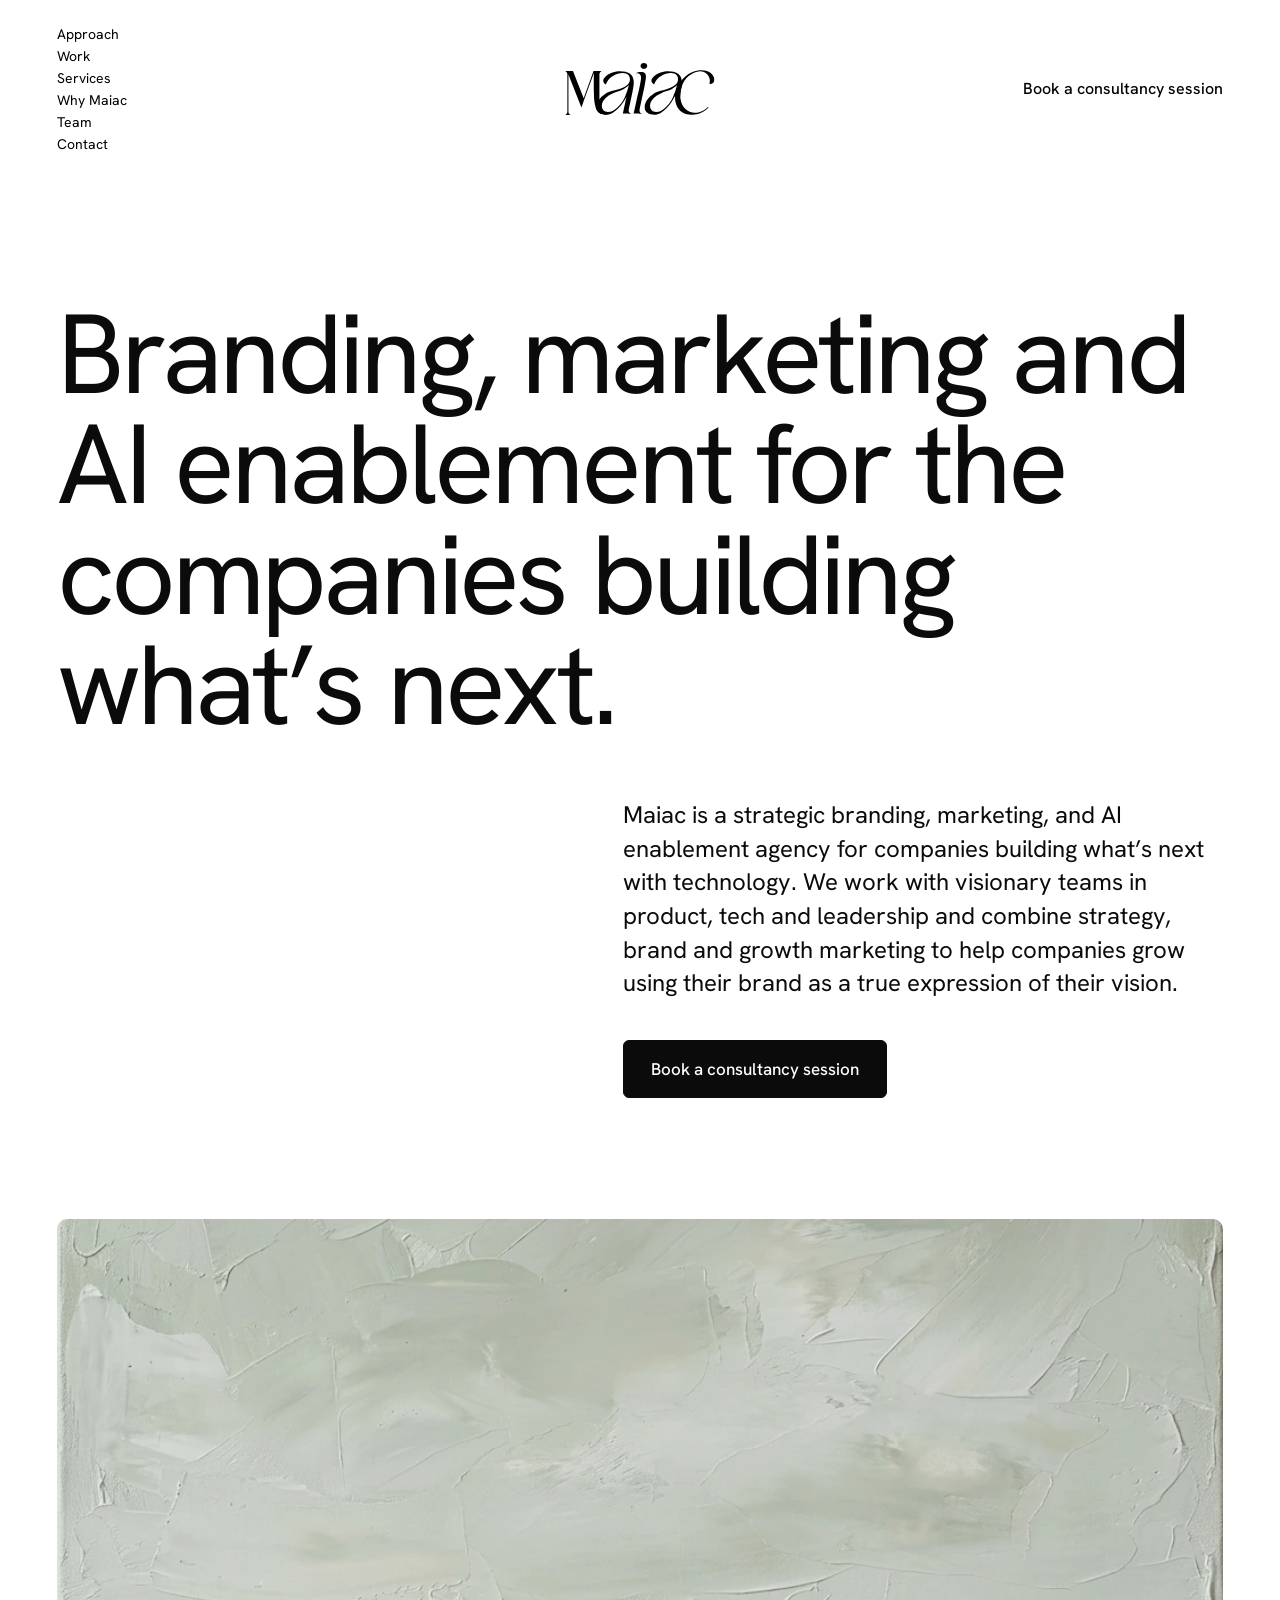
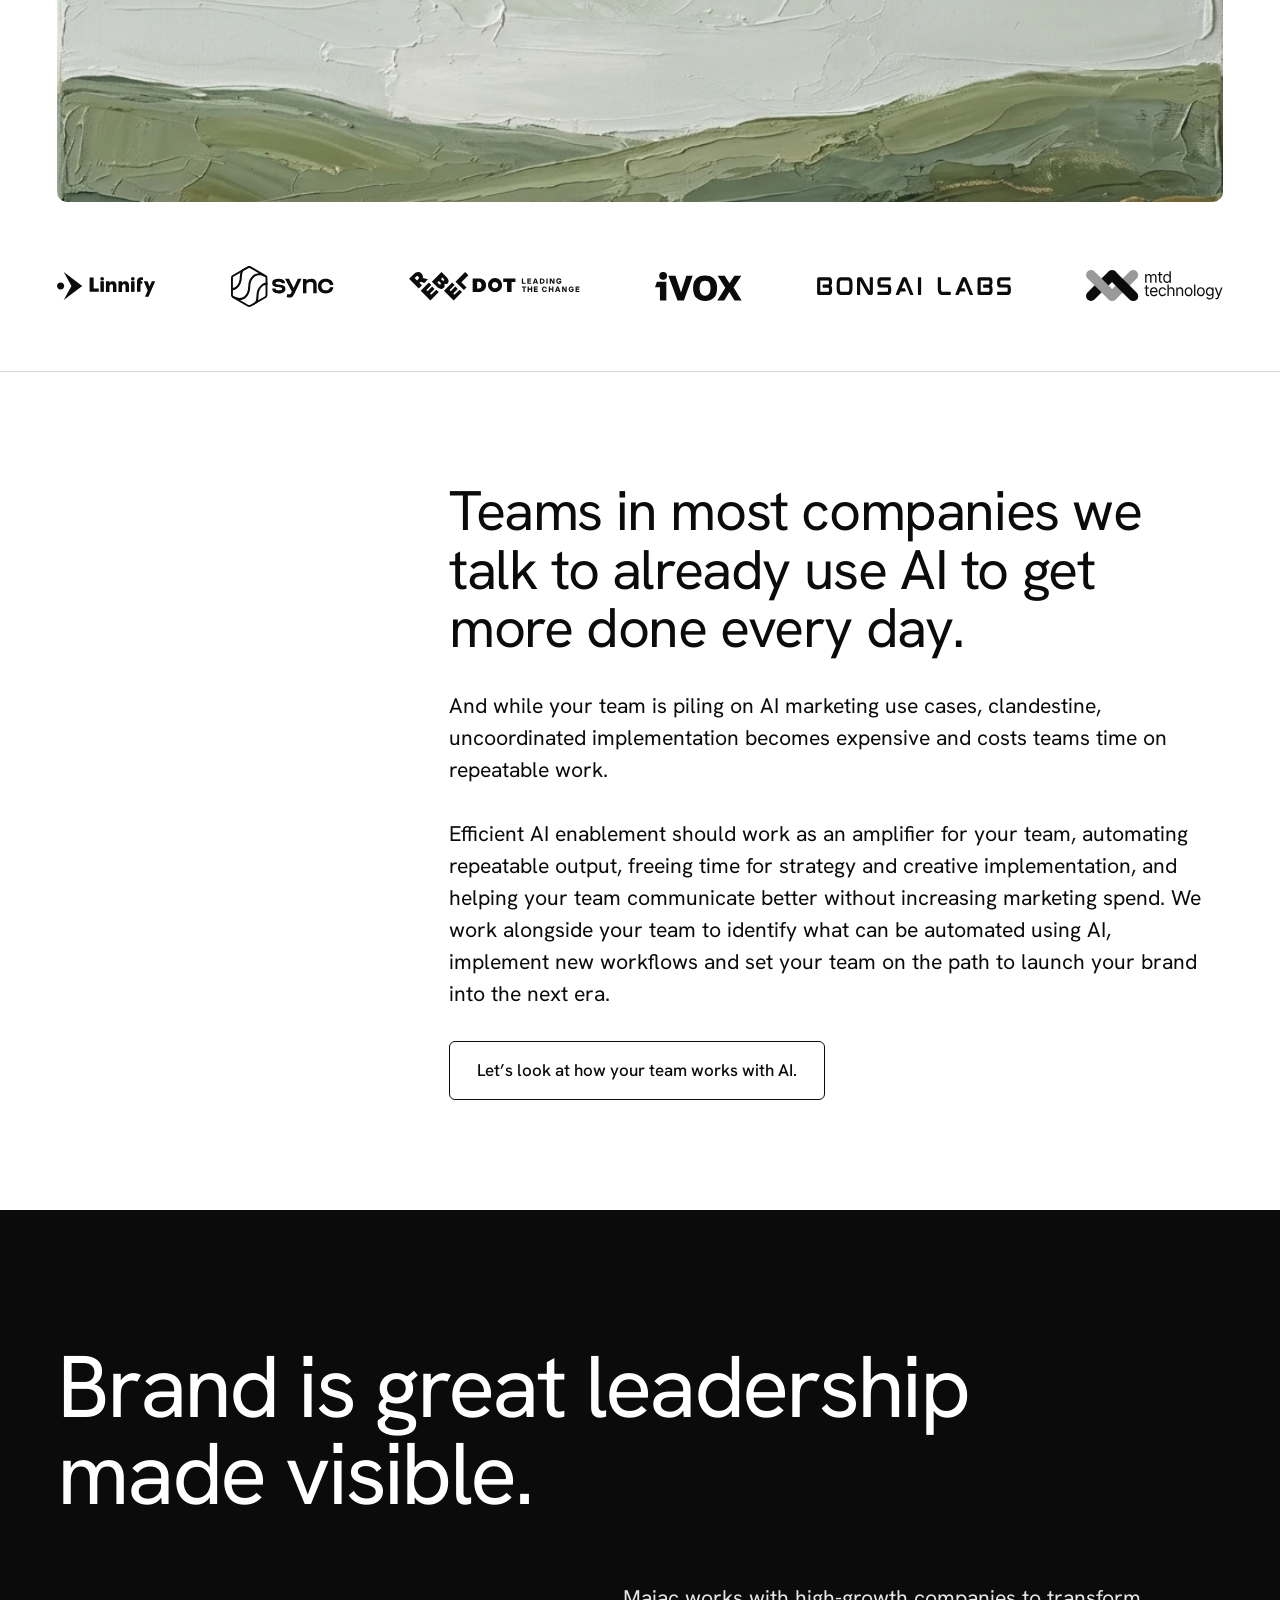
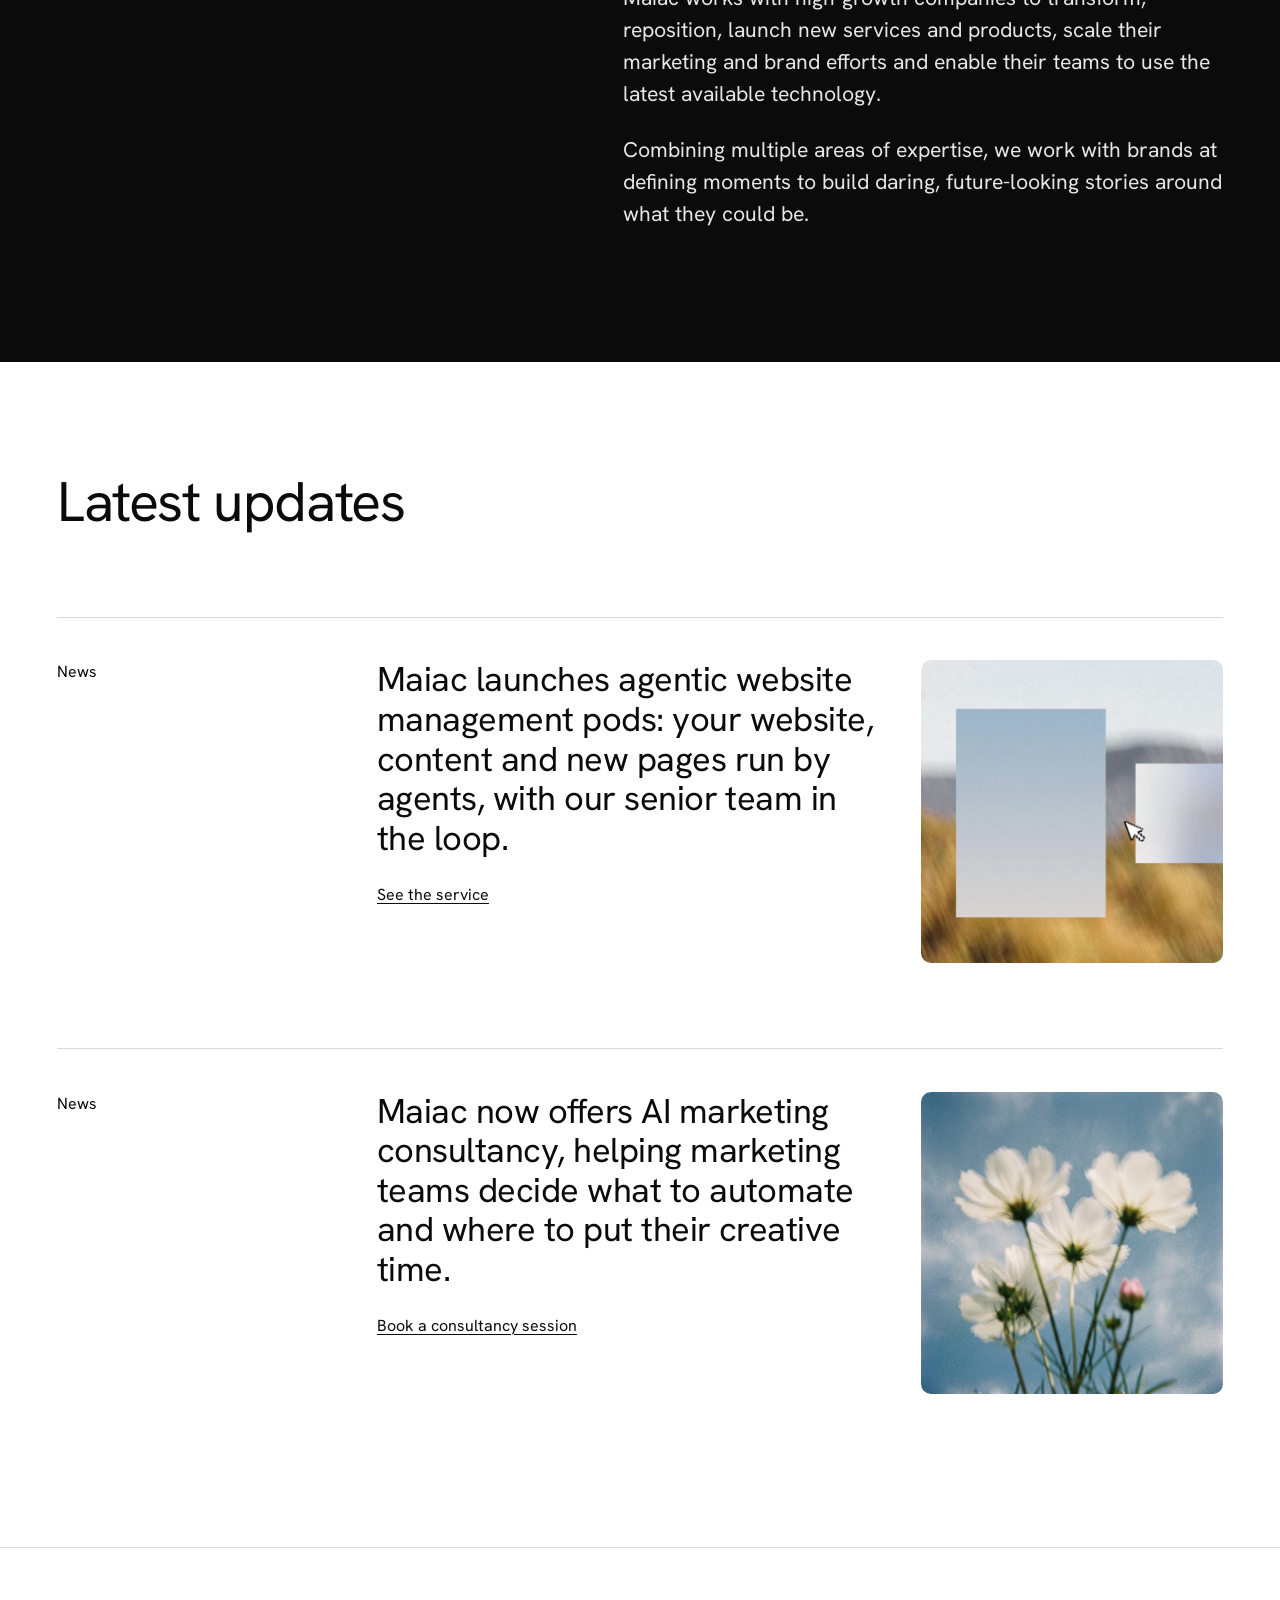
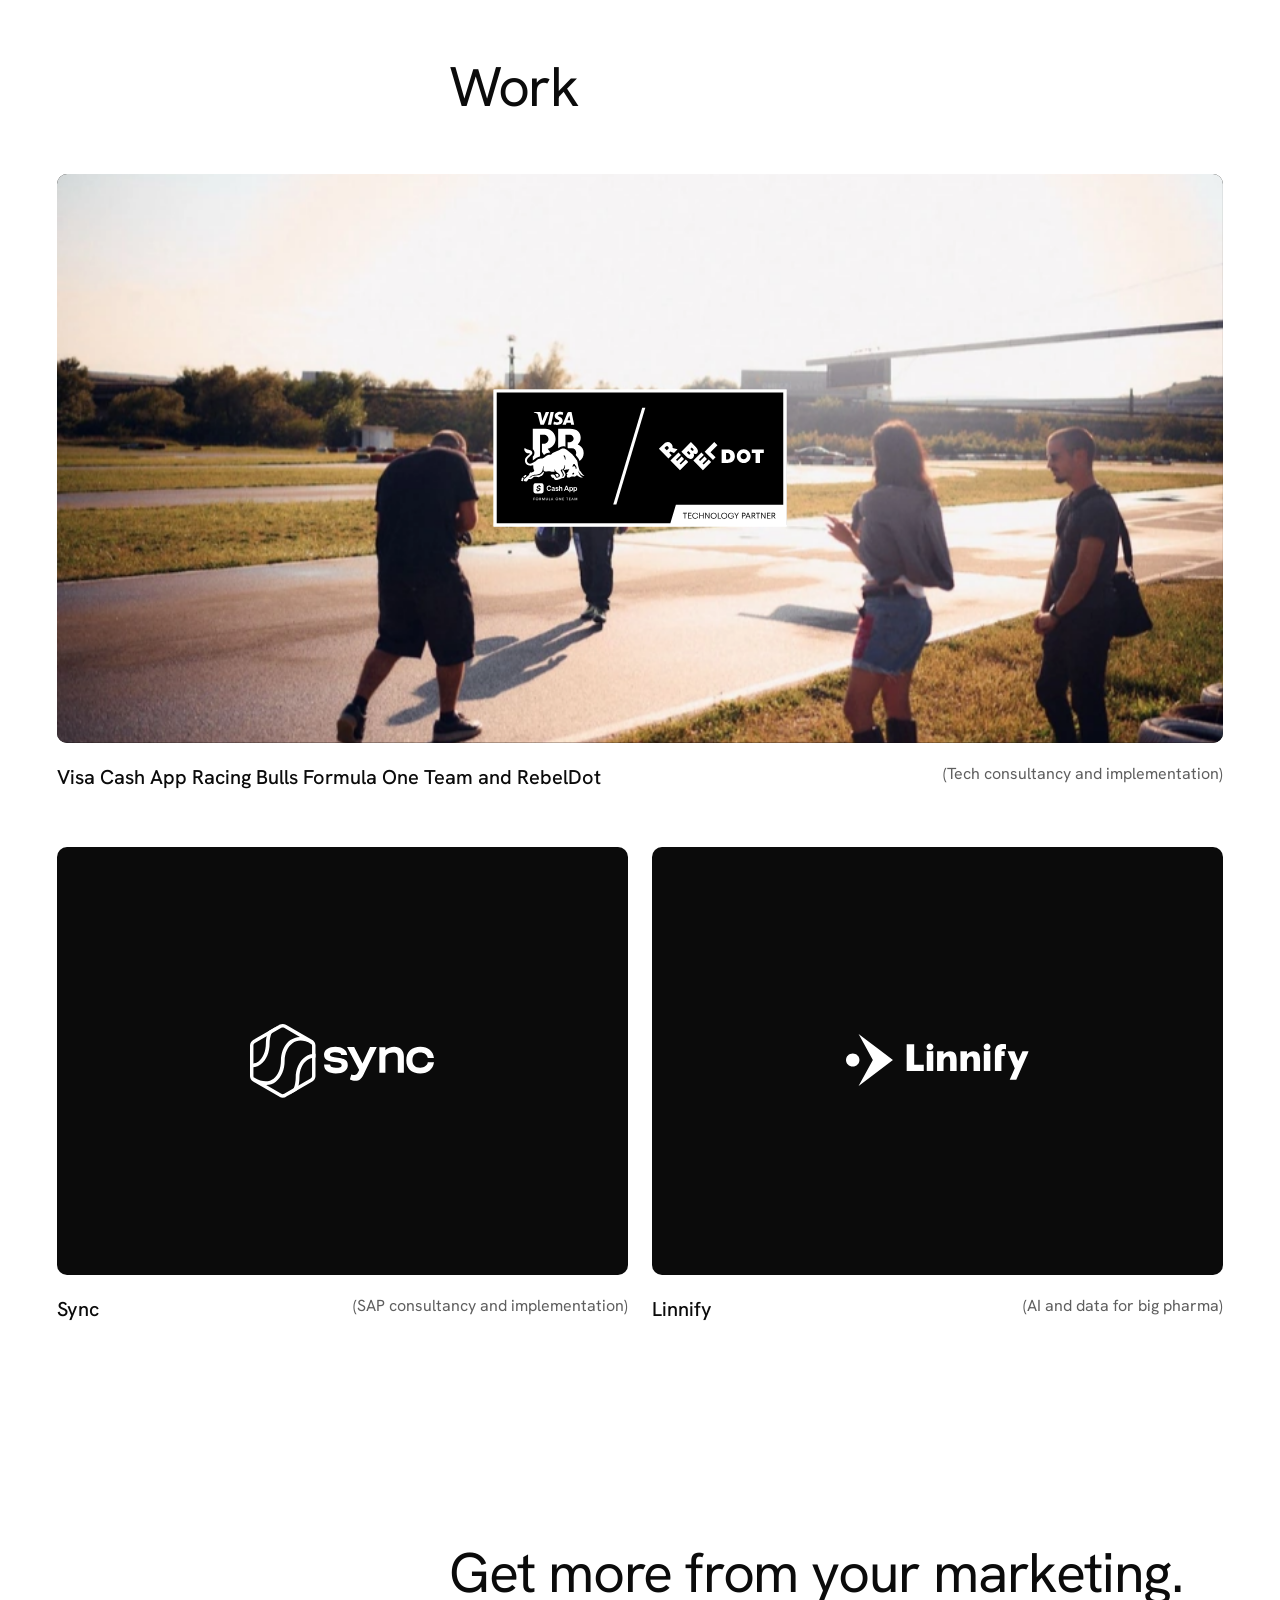
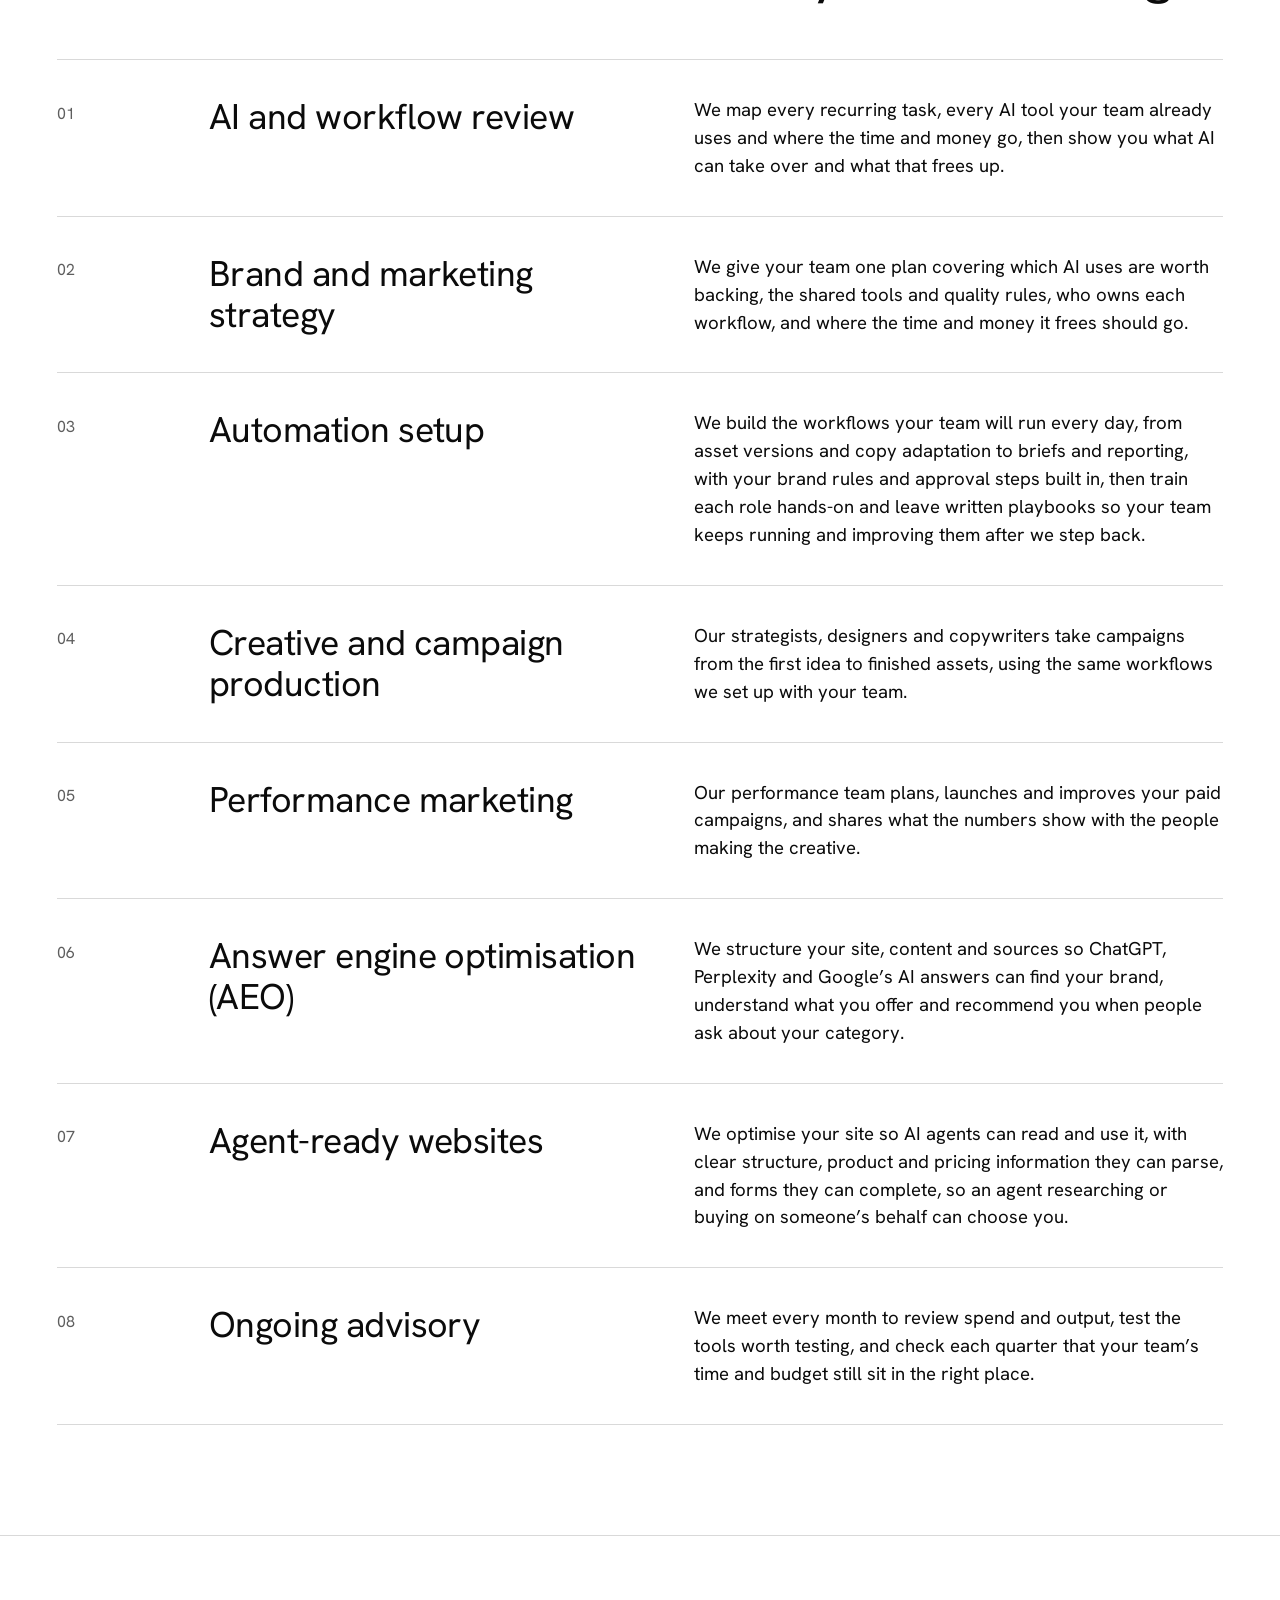
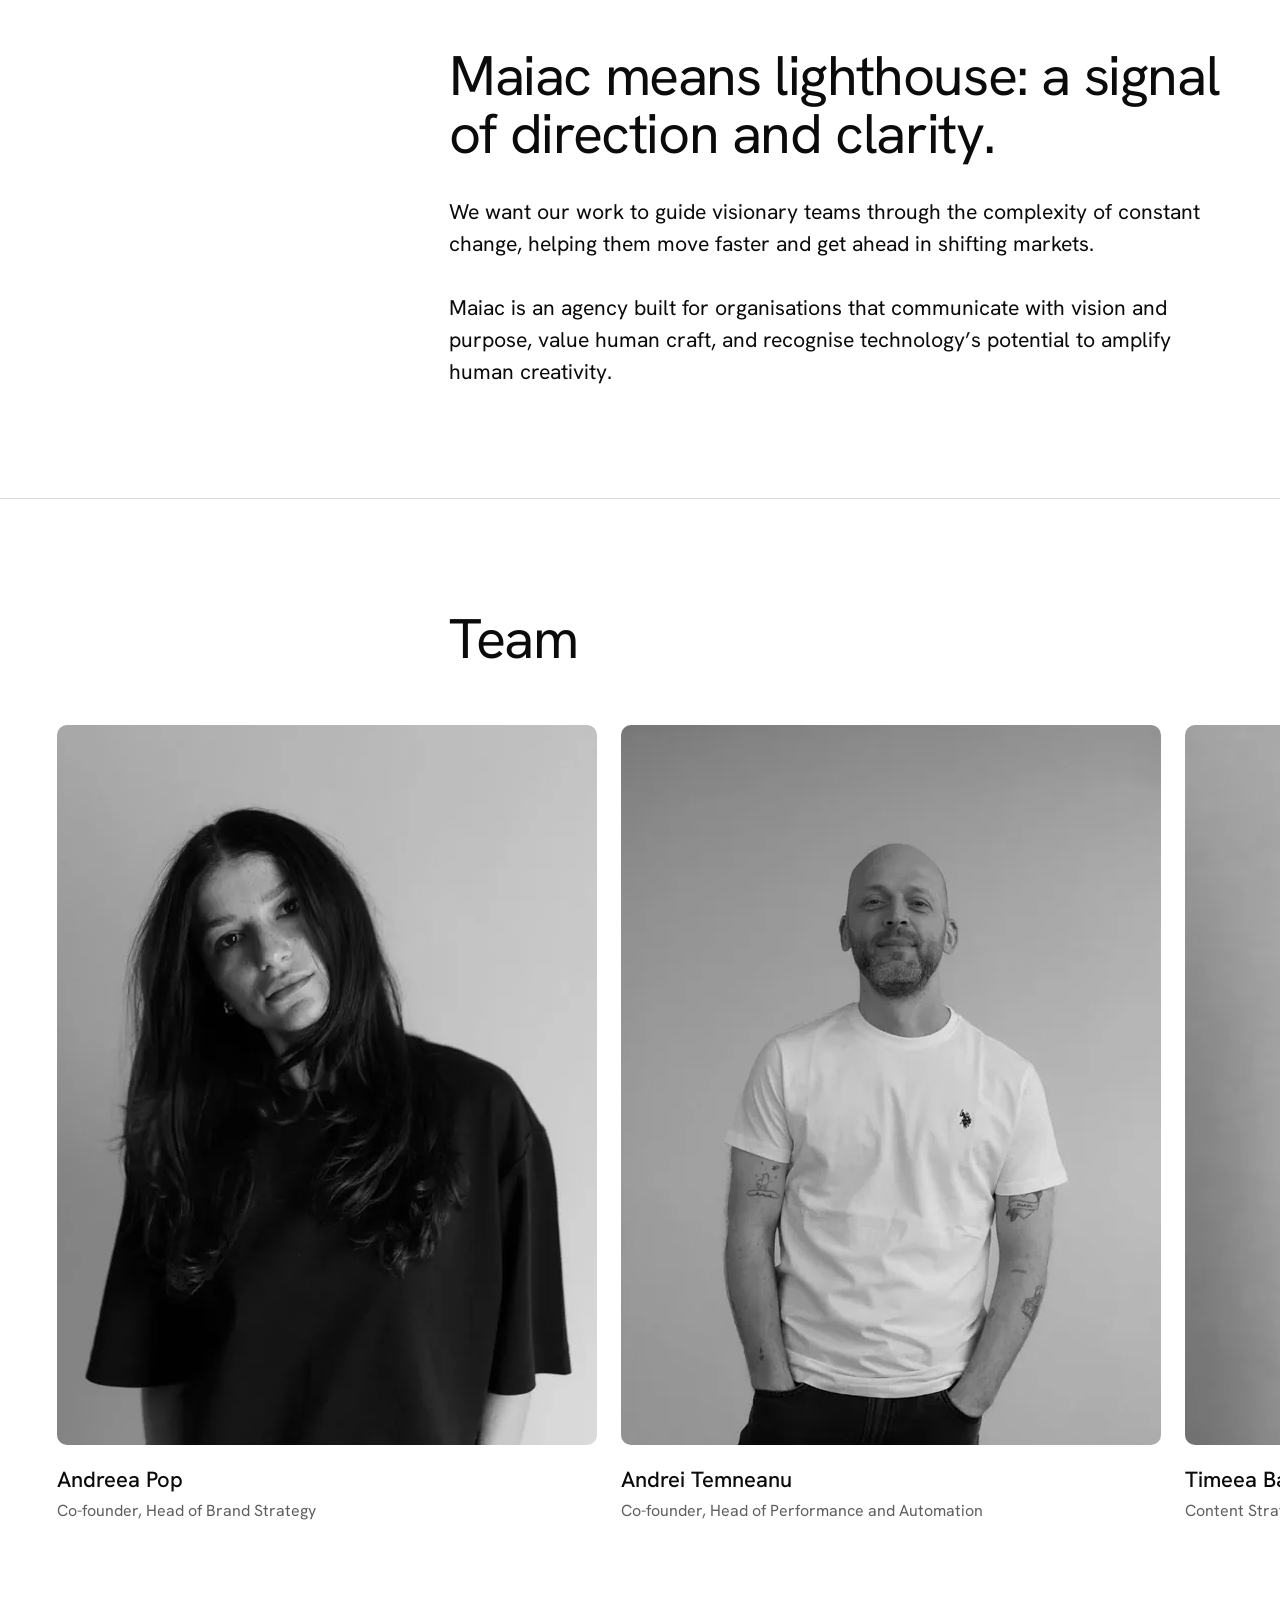
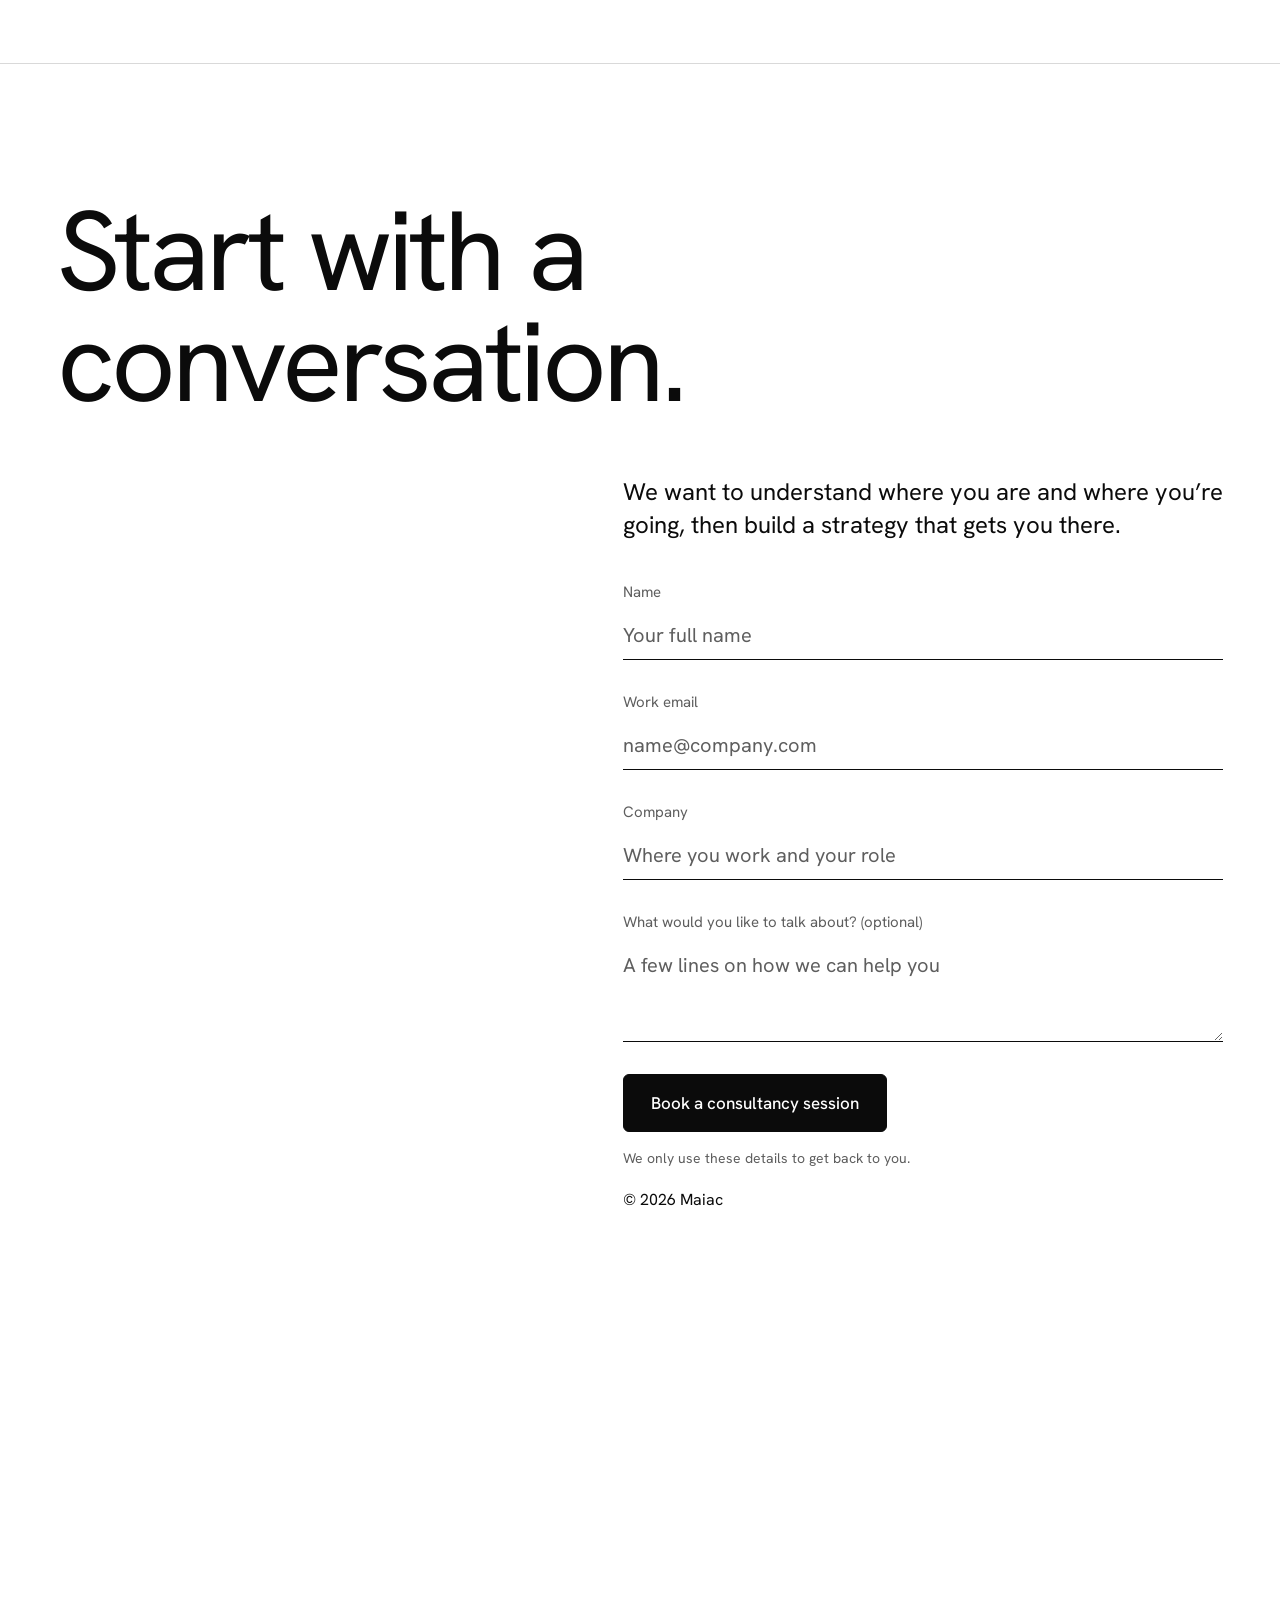
<file: index.html>
<!doctype html>
<html lang="en">
<head>
  <meta charset="utf-8">
  <meta name="viewport" content="width=device-width, initial-scale=1">
  <title>Maiac | Branding, marketing and AI enablement</title>
  <meta name="description" content="Branding, marketing and AI enablement for the companies building what’s next. Maiac’s consultants help your team move routine work onto AI, and our creatives and performance marketers make and run the campaigns with you.">
  <meta name="theme-color" content="#ffffff">
  <!-- Select the enhanced header before first paint; script failure restores native links. -->
  <script>document.documentElement.classList.add('js');</script>

  <!-- Canonical and social metadata for Maiac's public domain. -->
  <meta property="og:type" content="website">
  <meta property="og:title" content="Maiac | Branding, marketing and AI enablement">
  <meta property="og:description" content="Branding, marketing and AI enablement for the companies building what’s next.">
  <link rel="canonical" href="https://maiac.agency/">
  <meta property="og:url" content="https://maiac.agency/">
  <meta property="og:image" content="https://flaviusapop.github.io/maiac-ai-marketing-stage/assets/img/og-homepage-text.jpg">
  <meta property="og:image:width" content="2400">
  <meta property="og:image:height" content="1260">
  <meta property="og:image:alt" content="Maiac: branding, marketing and AI enablement">
  <meta name="twitter:card" content="summary_large_image">
  <meta name="twitter:image" content="https://flaviusapop.github.io/maiac-ai-marketing-stage/assets/img/og-homepage-text.jpg">

  <script type="application/ld+json">
  {
    "@context": "https://schema.org",
    "@type": "Organization",
    "@id": "https://maiac.agency/#organization",
    "name": "Maiac",
    "url": "https://maiac.agency/",
    "description": "Branding, marketing and AI enablement for the companies building what’s next.",
    "email": "andreea@maiac.agency"
  }
  </script>

  <link rel="preload" href="assets/fonts/hanken-grotesk-latin-400-normal.woff2" as="font" type="font/woff2" crossorigin>
  <link rel="preload" href="assets/fonts/hanken-grotesk-latin-500-normal.woff2" as="font" type="font/woff2" crossorigin>
  <link rel="preload" href="assets/img/maiac-logo.svg" as="image" type="image/svg+xml">
  <link rel="stylesheet" href="assets/css/main.css?v=fb21ad1417b2">
  <link rel="stylesheet" href="assets/css/home-updates.css?v=2e013dcfd2c3">
  <link rel="stylesheet" href="assets/css/shared-primitives.css?v=ed581dec7738">
  <script src="assets/js/main.js?v=a3e99aad2818" defer onerror="document.documentElement.classList.remove('js')"></script>
  <script src="assets/js/contact.js?v=330ac5587a06" defer></script>
  <script src="assets/js/work-cursor.js?v=56fadc089407" defer></script>
  <link rel="icon" href="/maiac-ai-marketing-stage/favicon.svg" type="image/svg+xml">
  <link rel="icon" href="/maiac-ai-marketing-stage/favicon.ico" sizes="any">
  <link rel="apple-touch-icon" href="/maiac-ai-marketing-stage/apple-touch-icon.png">
  <link rel="manifest" href="/maiac-ai-marketing-stage/site.webmanifest">
  <meta name="robots" content="noindex, nofollow">
</head>
<body>
  <!-- Decorative first-visit introduction. The page stays in flow and usable underneath. -->
  <div class="site-loader" data-site-loader aria-hidden="true" hidden>
    <div class="site-loader__cover"></div>
    <div class="site-loader__slot"><img class="site-loader__logo" src="assets/img/maiac-logo.svg" alt="" width="87" height="30"></div>
  </div>
  <script>
    (() => {
      const loader = document.querySelector('[data-site-loader]');
      let watchdog;
      let started = false, finished = false;
      const listeners = [];
      const finish = () => {
        finished = true;
        loader.hidden = true;
        clearTimeout(watchdog);
        listeners.splice(0).forEach(remove => remove());
      };
      const on = (target, event, handler, options) => {
        target.addEventListener(event, handler, options);
        listeners.push(() => target.removeEventListener(event, handler, options));
      };
      try {
        const navigation = performance.getEntriesByType('navigation')[0];
        const replay = new URLSearchParams(location.search).get('intro') === 'replay';
        if (location.hash || navigation?.type === 'back_forward') return;
        try { if (!replay && sessionStorage.getItem('maiac:intro-played')) return; } catch (_) {}
        const start = () => {
          if (started || finished || document.hidden) return;
          try {
            if (location.hash) { finish(); return; }
            // Without the matching stylesheet, leave the default-hidden layer alone.
            if (getComputedStyle(loader).getPropertyValue('--intro-ready').trim() !== '1') { finish(); return; }
            const logo = loader.querySelector('img');
            if (logo.complete && !logo.naturalWidth) { finish(); return; }
            // Independent of main.js, fonts and image loading; CSS also ends the cover.
            watchdog = setTimeout(finish, 1800);
            on(logo, 'error', finish);
            on(loader, 'animationend', event => { if (event.animationName === 'intro-cover') finish(); });
            ['pointerdown', 'touchstart', 'wheel', 'keydown'].forEach(event => on(document, event, finish, { capture: true, passive: true }));
            started = true;
            loader.hidden = false;
            try { sessionStorage.setItem('maiac:intro-played', 'true'); } catch (_) {}
          } catch (_) { finish(); }
        };
        on(window, 'pagehide', finish);
        // Background-opened previews begin when seen, rather than silently skipping.
        on(document, 'visibilitychange', () => { if (document.hidden) { if (started) finish(); } else start(); });
        start();
      } catch (_) { finish(); }
    })();
  </script>
  <a class="skip-link" href="#main">Skip to content</a>

  <!-- One persistent transparent header. Desktop sections remain vertical while scrolling. -->
  <header class="site-header" data-site-header>
    <nav class="site-header__nav" aria-label="Sections">
      <ul class="site-header__list">
        <li><a href="#approach" data-nav-link>Approach</a></li>
        <li><a href="#work" data-nav-link>Work</a></li>
        <li><a href="#services" data-nav-link>Services</a></li>
        <li><a href="#why-maiac" data-nav-link>Why Maiac</a></li>
        <li><a href="#team" data-nav-link>Team</a></li>
        <li><a href="#contact" data-nav-link>Contact</a></li>
      </ul>
    </nav>
    <a class="site-header__logo" href="#top"><img src="assets/img/maiac-logo.svg" alt="Maiac" width="87" height="30"></a>
    <div class="site-header__actions">
      <a class="text-link" href="#contact" data-cta>Book a consultancy session</a>
      <button class="menu-toggle site-header__toggle" type="button" data-menu-open aria-controls="menu" aria-expanded="false">Menu</button>
    </div>
  </header>

  <!-- Mobile menu overlay -->
  <dialog class="menu" id="menu" data-menu aria-label="Site navigation">
    <div class="menu__head">
      <img src="assets/img/maiac-logo.svg" alt="" width="87" height="30">
      <button class="menu-toggle" type="button" data-menu-close autofocus>Close</button>
    </div>
    <nav aria-label="Sections">
      <ul class="menu__list">
        <li><a href="#approach" data-nav-link data-menu-link>Approach</a></li>
        <li><a href="#work" data-nav-link data-menu-link>Work</a></li>
        <li><a href="#services" data-nav-link data-menu-link>Services</a></li>
        <li><a href="#why-maiac" data-nav-link data-menu-link>Why Maiac</a></li>
        <li><a href="#team" data-nav-link data-menu-link>Team</a></li>
        <li><a href="#contact" data-nav-link data-menu-link>Contact</a></li>
      </ul>
    </nav>
    <a class="btn btn--primary" href="#contact" data-menu-link data-cta>Book a consultancy session</a>
  </dialog>

  <div class="page" data-page id="top">


    <main id="main" tabindex="-1">
      <!-- HERO -->
      <section class="hero container" aria-labelledby="hero-title">
        <h1 class="hero__title display-xl" id="hero-title">Branding, marketing and AI enablement for the companies building what’s next.</h1>
        <div class="hero__aside aside-col">
          <p class="lead">Maiac is a strategic branding, marketing, and AI enablement agency for companies building what’s next with technology. We work with visionary teams in product, tech and leadership and combine strategy, brand and growth marketing to help companies grow using their brand as a true expression of their vision.</p>
          <a class="btn btn--primary" href="#contact" data-cta>Book a consultancy session</a>
        </div>
      </section>

      <div class="hero-image container">
        <picture>
          <source type="image/webp" srcset="assets/img/homepage-landscape-640.webp 640w, assets/img/homepage-landscape-1024.webp 1024w" sizes="(min-width: 1440px) 1312px, (min-width: 450px) 91.1vw, calc(100vw - 40px)">
          <img src="assets/img/homepage-landscape-640.jpg" srcset="assets/img/homepage-landscape-640.jpg 640w, assets/img/homepage-landscape-1024.jpg 1024w" sizes="(min-width: 1440px) 1312px, (min-width: 450px) 91.1vw, calc(100vw - 40px)" alt="" width="1024" height="512" decoding="async" fetchpriority="high">
        </picture>
      </div>

      <!-- TRUSTED BY -->
      <section class="trusted" aria-label="Trusted by">
        <div class="container trusted__content">
          <ul class="trusted__logos" role="list">
            <li><img class="trusted__logo--linnify" src="assets/img/client-linnify.svg" alt="Linnify" width="99" height="28" loading="lazy"></li>
            <li><img src="assets/img/client-sync.svg" alt="Sync" width="103" height="41" loading="lazy"></li>
            <li><img src="assets/img/client-rebeldot.svg" alt="RebelDot" width="159" height="27" loading="lazy"></li>
            <li><img src="assets/img/client-ivox.svg" alt="iVOX" width="84" height="28" loading="lazy"></li>
            <li><img class="trusted__logo--bonsai" src="assets/img/client-bonsai-labs.svg" alt="Bonsai Labs" width="194" height="18" loading="lazy"></li>
            <li><img class="trusted__logo--mtd" src="assets/img/client-mtd-technology.svg" alt="MTD Technology" width="137" height="32" loading="lazy"></li>
          </ul>
        </div>
      </section>

      <!-- APPROACH: the problem -->
      <section class="section section--rule" id="approach" aria-labelledby="problem-title" data-section>
        <div class="container split">
          <div class="split__content stack">
            <h2 class="display-m" id="problem-title">Teams in most companies we talk to already use AI to get more done every day.</h2>
            <div class="prose">
              <p>And while your team is piling on AI marketing use cases, clandestine, uncoordinated implementation becomes expensive and costs teams time on repeatable work.</p>
              <p>Efficient AI enablement should work as an amplifier for your team, automating repeatable output, freeing time for strategy and creative implementation, and helping your team communicate better without increasing marketing spend. We work alongside your team to identify what can be automated using AI, implement new workflows and set your team on the path to launch your brand into the next era.</p>
            </div>
            <a class="btn btn--secondary" href="#contact" data-cta>Let’s look at how your team works with AI.</a>
          </div>
        </div>
      </section>

      <!-- APPROACH: point of view (dark) -->
      <section class="section section--dark shift" aria-labelledby="shift-title">
        <div class="container">
          <h2 class="display-l shift__title" id="shift-title">Brand is great leadership<br>made visible.</h2>
          <div class="aside-col prose prose--dark">
            <p>Maiac works with high-growth companies to transform, reposition, launch new services and products, scale their marketing and brand efforts and enable their teams to use the latest available technology.</p>
            <p>Combining multiple areas of expertise, we work with brands at defining moments to build daring, future-looking stories around what they could be.</p>

          </div>
        </div>
      </section>

      <!-- LATEST UPDATES: the two current announcements, maintained in the initial HTML. -->
      <section class="section home-updates" id="latest-updates" aria-labelledby="updates-title">
        <h2 class="display-m home-updates__heading" id="updates-title">Latest updates</h2>
        <div class="home-updates__list">
          <article class="home-update" aria-labelledby="update-pods-title">
            <p class="home-update__category">News</p>
            <div class="home-update__text">
              <h3 class="home-update__title" id="update-pods-title">Maiac launches agentic website management pods: your website, content and new pages run by agents, with our senior team in the loop.</h3>
              <a class="home-update__link" href="agentic-website-management/" aria-describedby="update-pods-title">See the service</a>
            </div>
            <img class="home-update__image" src="assets/img/update-agentic-website-management.png" alt="" width="814" height="684" loading="lazy" decoding="async">
          </article>
          <article class="home-update" aria-labelledby="update-consultancy-title">
            <p class="home-update__category">News</p>
            <div class="home-update__text">
              <h3 class="home-update__title" id="update-consultancy-title">Maiac now offers AI marketing consultancy, helping marketing teams decide what to automate and where to put their creative time.</h3>
              <a class="home-update__link" href="#contact" aria-describedby="update-consultancy-title" data-cta>Book a consultancy session</a>
            </div>
            <img class="home-update__image" src="assets/img/update-ai-marketing-consultancy.png" alt="" width="1024" height="1024" loading="lazy" decoding="async">
          </article>
        </div>
      </section>

      <!-- WORK -->
      <section class="section section--rule" id="work" aria-labelledby="work-title" data-section>
        <div class="container">
          <div class="split split--head">
            <h2 class="display-m split__content" id="work-title">Work</h2>
          </div>

          <div class="work-grid">
            <!-- Each card zooms its own image on hover. TODO(dev): wrap the card in <a class="work-card" href="…"> once case-study pages exist. -->
            <article class="work-card work-card--feature">
              <div class="work-card__media">
                <picture>
                  <source type="image/webp" srcset="assets/img/work-racing-bulls-golden-hour-640.webp 640w, assets/img/work-racing-bulls-golden-hour-864.webp 864w" sizes="(min-width: 1440px) 1312px, (min-width: 450px) 91.1vw, calc(100vw - 40px)">
                  <img class="work-card__img" src="assets/img/work-racing-bulls-golden-hour-864.jpg" srcset="assets/img/work-racing-bulls-golden-hour-640.jpg 640w, assets/img/work-racing-bulls-golden-hour-864.jpg 864w" sizes="(min-width: 1440px) 1312px, (min-width: 450px) 91.1vw, calc(100vw - 40px)" alt="The team on the Racing Bulls karting track in the golden-hour light" width="864" height="515" loading="lazy" decoding="async">
                </picture>
                <img class="work-card__overlay" src="assets/img/work-racing-bulls-rebeldot-lockup.svg" alt="Visa Cash App Racing Bulls Formula One Team and RebelDot, technology partner" width="331" height="155" loading="lazy" decoding="async">
                <span class="work-label" data-work-label aria-hidden="true"><span>Creative direction, Performance</span></span>
              </div>
              <div class="work-card__caption">
                <h3 class="work-card__title">Visa Cash App Racing Bulls Formula One Team and RebelDot</h3>
                <p class="work-card__meta">(Tech consultancy and implementation)</p>
                <p class="sr-only">Services: Creative direction, Performance</p>
              </div>
            </article>

            <article class="work-card">
              <div class="work-card__media work-card__media--logo">
                <img class="work-card__logo" src="assets/img/work-sync-white.svg" alt="Sync" width="184" height="74" loading="lazy" decoding="async">
                <span class="work-label" data-work-label aria-hidden="true"><span>Brand identity, Growth marketing</span></span>
              </div>
              <div class="work-card__caption">
                <h3 class="work-card__title">Sync</h3>
                <p class="work-card__meta">(SAP consultancy and implementation)</p>
                <p class="sr-only">Services: Brand identity, Growth marketing</p>
              </div>
            </article>

            <article class="work-card">
              <div class="work-card__media work-card__media--logo">
                <img class="work-card__logo" src="assets/img/work-linnify-white.svg" alt="Linnify" width="184" height="53" loading="lazy" decoding="async">
                <span class="work-label" data-work-label aria-hidden="true"><span>Demand generation, Performance marketing</span></span>
              </div>
              <div class="work-card__caption">
                <h3 class="work-card__title">Linnify</h3>
                <p class="work-card__meta">(AI and data for big pharma)</p>
                <p class="sr-only">Services: Demand generation, Performance marketing</p>
              </div>
            </article>
          </div>
        </div>
      </section>

      <!-- SERVICES -->
      <section class="section" id="services" aria-labelledby="services-title" data-section>
        <div class="container">
          <div class="split split--head">
            <h2 class="display-m split__content" id="services-title">Get more from your marketing.</h2>
          </div>

          <ol class="services" role="list">
            <li class="service">
              <span class="service__num" aria-hidden="true">01</span>
              <h3 class="service__name">AI and workflow review</h3>
              <p class="service__desc">We map every recurring task, every AI tool your team already uses and where the time and money go, then show you what AI can take over and what that frees up.</p>
            </li>
            <li class="service">
              <span class="service__num" aria-hidden="true">02</span>
              <h3 class="service__name">Brand and marketing strategy</h3>
              <p class="service__desc">We give your team one plan covering which AI uses are worth backing, the shared tools and quality rules, who owns each workflow, and where the time and money it frees should go.</p>
            </li>
            <li class="service">
              <span class="service__num" aria-hidden="true">03</span>
              <h3 class="service__name">Automation setup</h3>
              <p class="service__desc">We build the workflows your team will run every day, from asset versions and copy adaptation to briefs and reporting, with your brand rules and approval steps built in, then train each role hands-on and leave written playbooks so your team keeps running and improving them after we step back.</p>
            </li>
            <li class="service">
              <span class="service__num" aria-hidden="true">04</span>
              <h3 class="service__name">Creative and campaign production</h3>
              <p class="service__desc">Our strategists, designers and copywriters take campaigns from the first idea to finished assets, using the same workflows we set up with your team.</p>
            </li>
            <li class="service">
              <span class="service__num" aria-hidden="true">05</span>
              <h3 class="service__name">Performance marketing</h3>
              <p class="service__desc">Our performance team plans, launches and improves your paid campaigns, and shares what the numbers show with the people making the creative.</p>
            </li>
            <li class="service">
              <span class="service__num" aria-hidden="true">06</span>
              <h3 class="service__name">Answer engine optimisation (AEO)</h3>
              <p class="service__desc">We structure your site, content and sources so ChatGPT, Perplexity and Google’s AI answers can find your brand, understand what you offer and recommend you when people ask about your category.</p>
            </li>
            <li class="service">
              <span class="service__num" aria-hidden="true">07</span>
              <h3 class="service__name">Agent-ready websites</h3>
              <p class="service__desc">We optimise your site so AI agents can read and use it, with clear structure, product and pricing information they can parse, and forms they can complete, so an agent researching or buying on someone’s behalf can choose you.</p>
            </li>
            <li class="service">
              <span class="service__num" aria-hidden="true">08</span>
              <h3 class="service__name">Ongoing advisory</h3>
              <p class="service__desc">We meet every month to review spend and output, test the tools worth testing, and check each quarter that your team’s time and budget still sit in the right place.</p>
            </li>
          </ol>
        </div>
      </section>

      <!-- WHY MAIAC -->
      <section class="section section--rule" id="why-maiac" aria-labelledby="why-title" data-section>
        <div class="container split">
          <div class="split__content stack">
            <h2 class="display-m" id="why-title">Maiac means lighthouse: a signal of direction and clarity.</h2>
            <div class="prose">
              <p>We want our work to guide visionary teams through the complexity of constant change, helping them move faster and get ahead in shifting markets.</p>
              <p>Maiac is an agency built for organisations that communicate with vision and purpose, value human craft, and recognise technology’s potential to amplify human creativity.</p>
            </div>
          </div>
        </div>
      </section>

      <!-- TEAM: horizontal scroller -->
      <section class="section section--rule team" id="team" aria-labelledby="team-title" data-section>
        <div class="team__pin" data-team-pin>
        <div class="container split split--head">
          <h2 class="display-m split__content" id="team-title">Team</h2>
        </div>

        <div class="team__scroller" data-team-scroller tabindex="0" role="region" aria-label="Team members, scroll horizontally">
          <ul class="team__track" role="list">
            <li class="member">
              <picture>
                <source type="image/webp" srcset="assets/img/team-andreea-pop-540.webp 540w, assets/img/team-andreea-pop-1080.webp 1080w" sizes="(min-width: 900px) 540px, 78vw">
                <img class="member__photo" src="assets/img/team-andreea-pop-540.jpg" srcset="assets/img/team-andreea-pop-540.jpg 540w, assets/img/team-andreea-pop-1080.jpg 1080w" sizes="(min-width: 900px) 540px, 78vw" alt="Andreea Pop" width="1080" height="1440" loading="lazy" decoding="async" draggable="false">
              </picture>
              <h3 class="member__name">Andreea Pop</h3>
              <p class="member__role">Co-founder, Head of Brand Strategy</p>
            </li>
            <li class="member">
              <picture>
                <source type="image/webp" srcset="assets/img/team-andrei-temneanu-540.webp 540w, assets/img/team-andrei-temneanu-1080.webp 1080w" sizes="(min-width: 900px) 540px, 78vw">
                <img class="member__photo" src="assets/img/team-andrei-temneanu-540.jpg" srcset="assets/img/team-andrei-temneanu-540.jpg 540w, assets/img/team-andrei-temneanu-1080.jpg 1080w" sizes="(min-width: 900px) 540px, 78vw" alt="Andrei Temneanu" width="1080" height="1440" loading="lazy" decoding="async" draggable="false">
              </picture>
              <h3 class="member__name">Andrei Temneanu</h3>
              <p class="member__role">Co-founder, Head of Performance and Automation</p>
            </li>
            <li class="member">
              <picture>
                <source type="image/webp" srcset="assets/img/team-timeea-bara-540.webp 540w, assets/img/team-timeea-bara-1080.webp 1080w" sizes="(min-width: 900px) 540px, 78vw">
                <img class="member__photo" src="assets/img/team-timeea-bara-540.jpg" srcset="assets/img/team-timeea-bara-540.jpg 540w, assets/img/team-timeea-bara-1080.jpg 1080w" sizes="(min-width: 900px) 540px, 78vw" alt="Timeea Bara" width="1080" height="1440" loading="lazy" decoding="async" draggable="false">
              </picture>
              <h3 class="member__name">Timeea Bara</h3>
              <p class="member__role">Content Strategist</p>
            </li>
            <li class="member">
              <picture class="member__portrait--valentin">
                <source type="image/webp" srcset="assets/img/team-valentin-agafitei-portrait-540.webp 540w, assets/img/team-valentin-agafitei-portrait-1080.webp 1080w" sizes="(min-width: 900px) 540px, 78vw">
                <img class="member__photo" src="assets/img/team-valentin-agafitei-portrait-540.jpg" srcset="assets/img/team-valentin-agafitei-portrait-540.jpg 540w, assets/img/team-valentin-agafitei-portrait-1080.jpg 1080w" sizes="(min-width: 900px) 540px, 78vw" alt="Valentin Agafitei" width="1080" height="1440" loading="lazy" decoding="async" draggable="false">
              </picture>
              <h3 class="member__name">Valentin Agafitei</h3>
              <p class="member__role">Designer</p>
            </li>
            <li class="member">
              <picture>
                <source type="image/webp" srcset="assets/img/team-dragos-cojocea-portrait-540.webp 540w, assets/img/team-dragos-cojocea-portrait-1080.webp 1080w" sizes="(min-width: 900px) 540px, 78vw">
                <img class="member__photo" src="assets/img/team-dragos-cojocea-portrait-540.jpg" srcset="assets/img/team-dragos-cojocea-portrait-540.jpg 540w, assets/img/team-dragos-cojocea-portrait-1080.jpg 1080w" sizes="(min-width: 900px) 540px, 78vw" alt="Dragos Cojocea" width="1080" height="1440" loading="lazy" decoding="async" draggable="false">
              </picture>
              <h3 class="member__name">Dragos Cojocea</h3>
              <p class="member__role">SEO, AEO, Content Automation</p>
            </li>
          </ul>
        </div>
        </div>
      </section>

      <!-- CONTACT -->
      <section class="section section--rule contact" id="contact" aria-labelledby="contact-title" data-section>
        <div class="container">
          <h2 class="display-xl contact__title" id="contact-title">Start with a<br>conversation.</h2>
          <div class="aside-col contact__col">
            <p class="lead">We want to understand where you are and where you’re going, then build a strategy that gets you there.</p>

            <!-- FormSubmit requires one-time confirmation by the receiving inbox. -->
            <form class="form" data-contact-form data-endpoint="https://formsubmit.co/ajax/andreea@maiac.agency" data-contact-email="andreea@maiac.agency" action="https://formsubmit.co/andreea@maiac.agency" method="post">
              <input type="hidden" name="_subject" value="New Maiac consultancy enquiry">
              <input type="hidden" name="_template" value="table">
              <div class="field">
                <label class="field__label" for="f-name">Name</label>
                <input class="field__input" id="f-name" name="name" type="text" autocomplete="name" placeholder="Your full name" required>
                <p class="field__error" id="f-name-error" hidden>Please add your name.</p>
              </div>
              <div class="field">
                <label class="field__label" for="f-email">Work email</label>
                <input class="field__input" id="f-email" name="email" type="email" autocomplete="email" placeholder="name@company.com" required>
                <p class="field__error" id="f-email-error" hidden>Please add a valid work email.</p>
              </div>
              <div class="field">
                <label class="field__label" for="f-company">Company</label>
                <input class="field__input" id="f-company" name="company" type="text" autocomplete="organization" placeholder="Where you work and your role" required>
                <p class="field__error" id="f-company-error" hidden>Please tell us where you work.</p>
              </div>
              <div class="field">
                <label class="field__label" for="f-message">What would you like to talk about? (optional)</label>
                <textarea class="field__input field__input--area" id="f-message" name="message" rows="3" placeholder="A few lines on how we can help you"></textarea>
              </div>
              <!-- FormSubmit also checks this honeypot on the server. -->
              <div class="hp" aria-hidden="true"><label for="f-website">Website</label><input id="f-website" name="_honey" type="text" tabindex="-1" autocomplete="off"></div>
              <div class="form__submit">
                <button class="btn btn--primary" type="submit">Book a consultancy session</button>
                <p class="form__status" data-form-status role="status" aria-live="polite"></p>
                <p class="form__note">We only use these details to get back to you.</p>
                <!-- Launch: link the data-use note when the real policy URL is supplied. -->
                <noscript><p class="form__note">You can also email <a href="mailto:andreea@maiac.agency">andreea@maiac.agency</a>.</p></noscript>
                <p class="form__copyright">&copy; <span data-year>2026</span> Maiac</p>
              </div>
            </form>
          </div>
        </div>
      </section>
    </main>
  </div>

  <!-- FOOTER: sits fixed behind the page and is uncovered as the page scrolls away (AREA 17-style curtain reveal). -->
  <footer class="site-footer" data-footer aria-hidden="true">
    <div class="site-footer__mark" data-footer-mark aria-hidden="true">
      <!-- The page uncovers a persistent Ma accordion; fine-pointer motion adds a bounded local distortion. -->
      <img class="site-footer__mark-img" src="assets/img/maiac-ma-mark.svg?v=873f937bc1e2" alt="" width="847" height="537">
    </div>

  </footer>
</body>
</html>
</file>
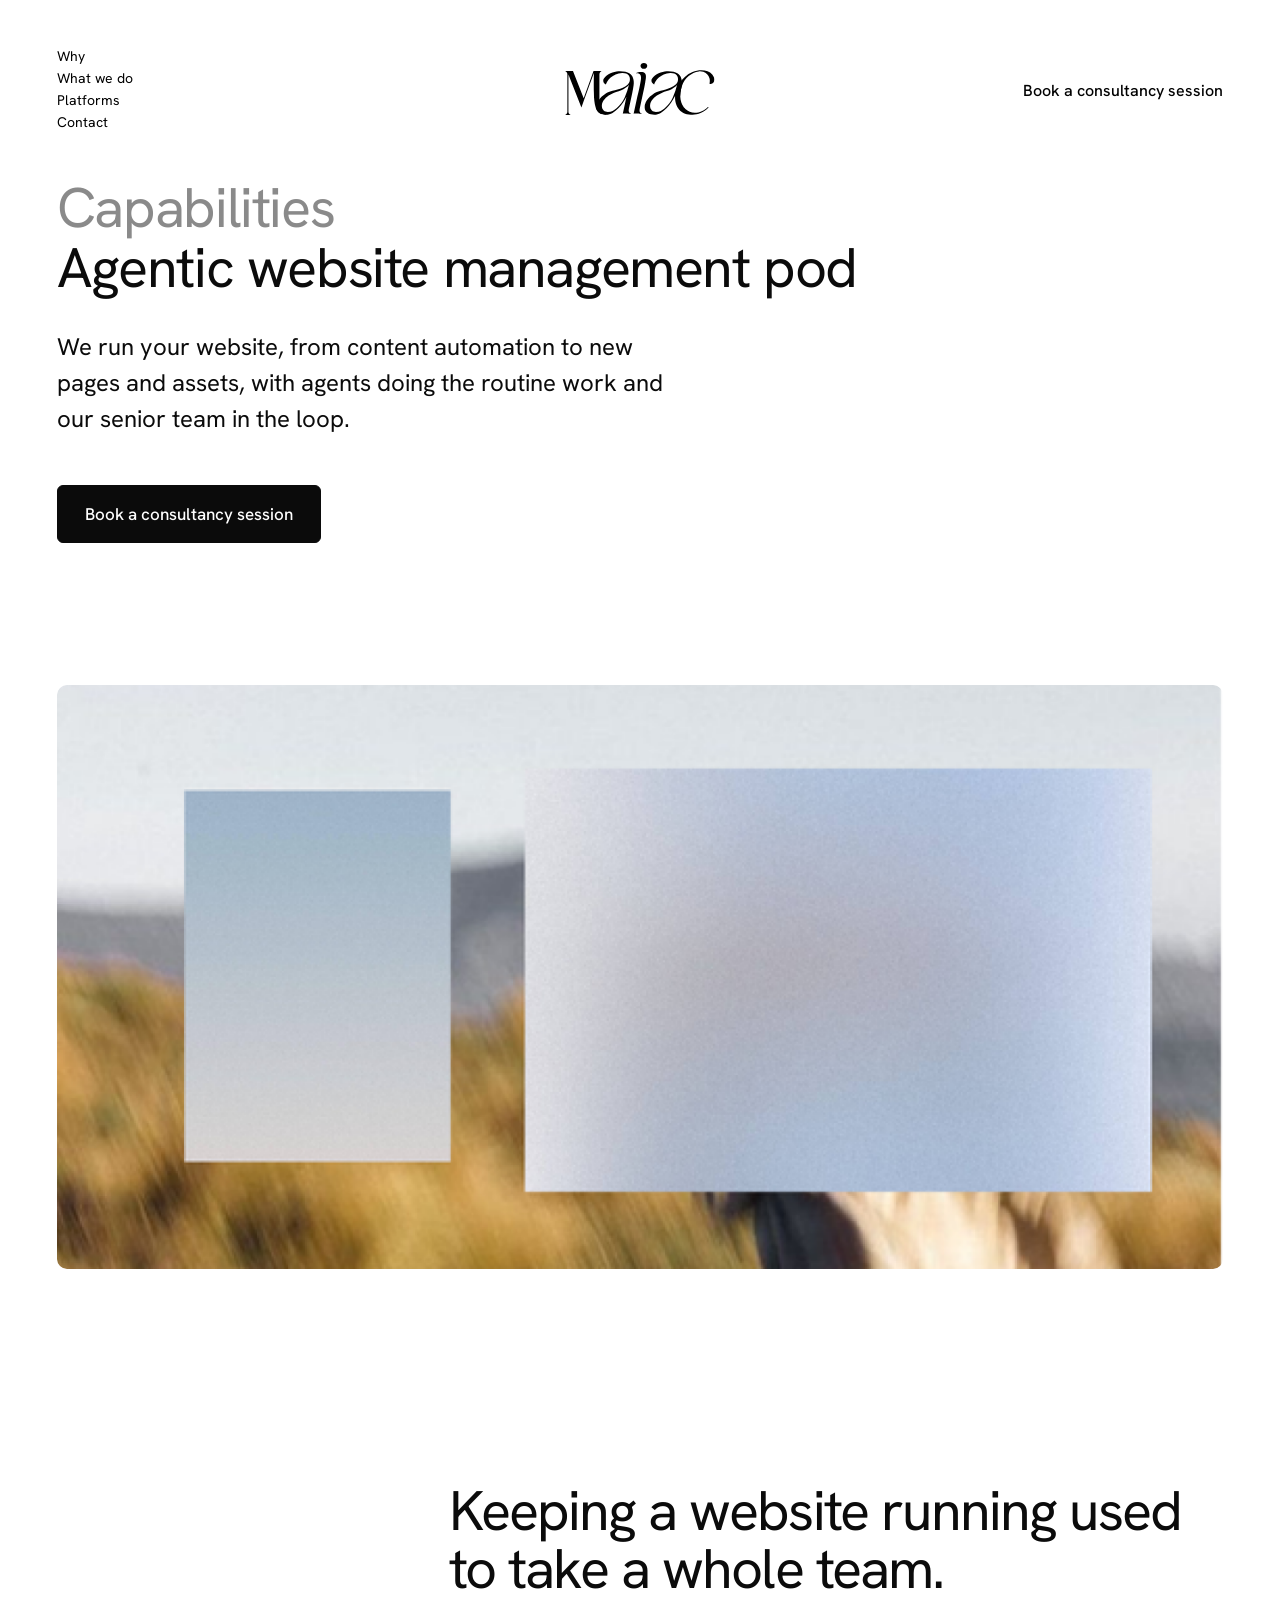
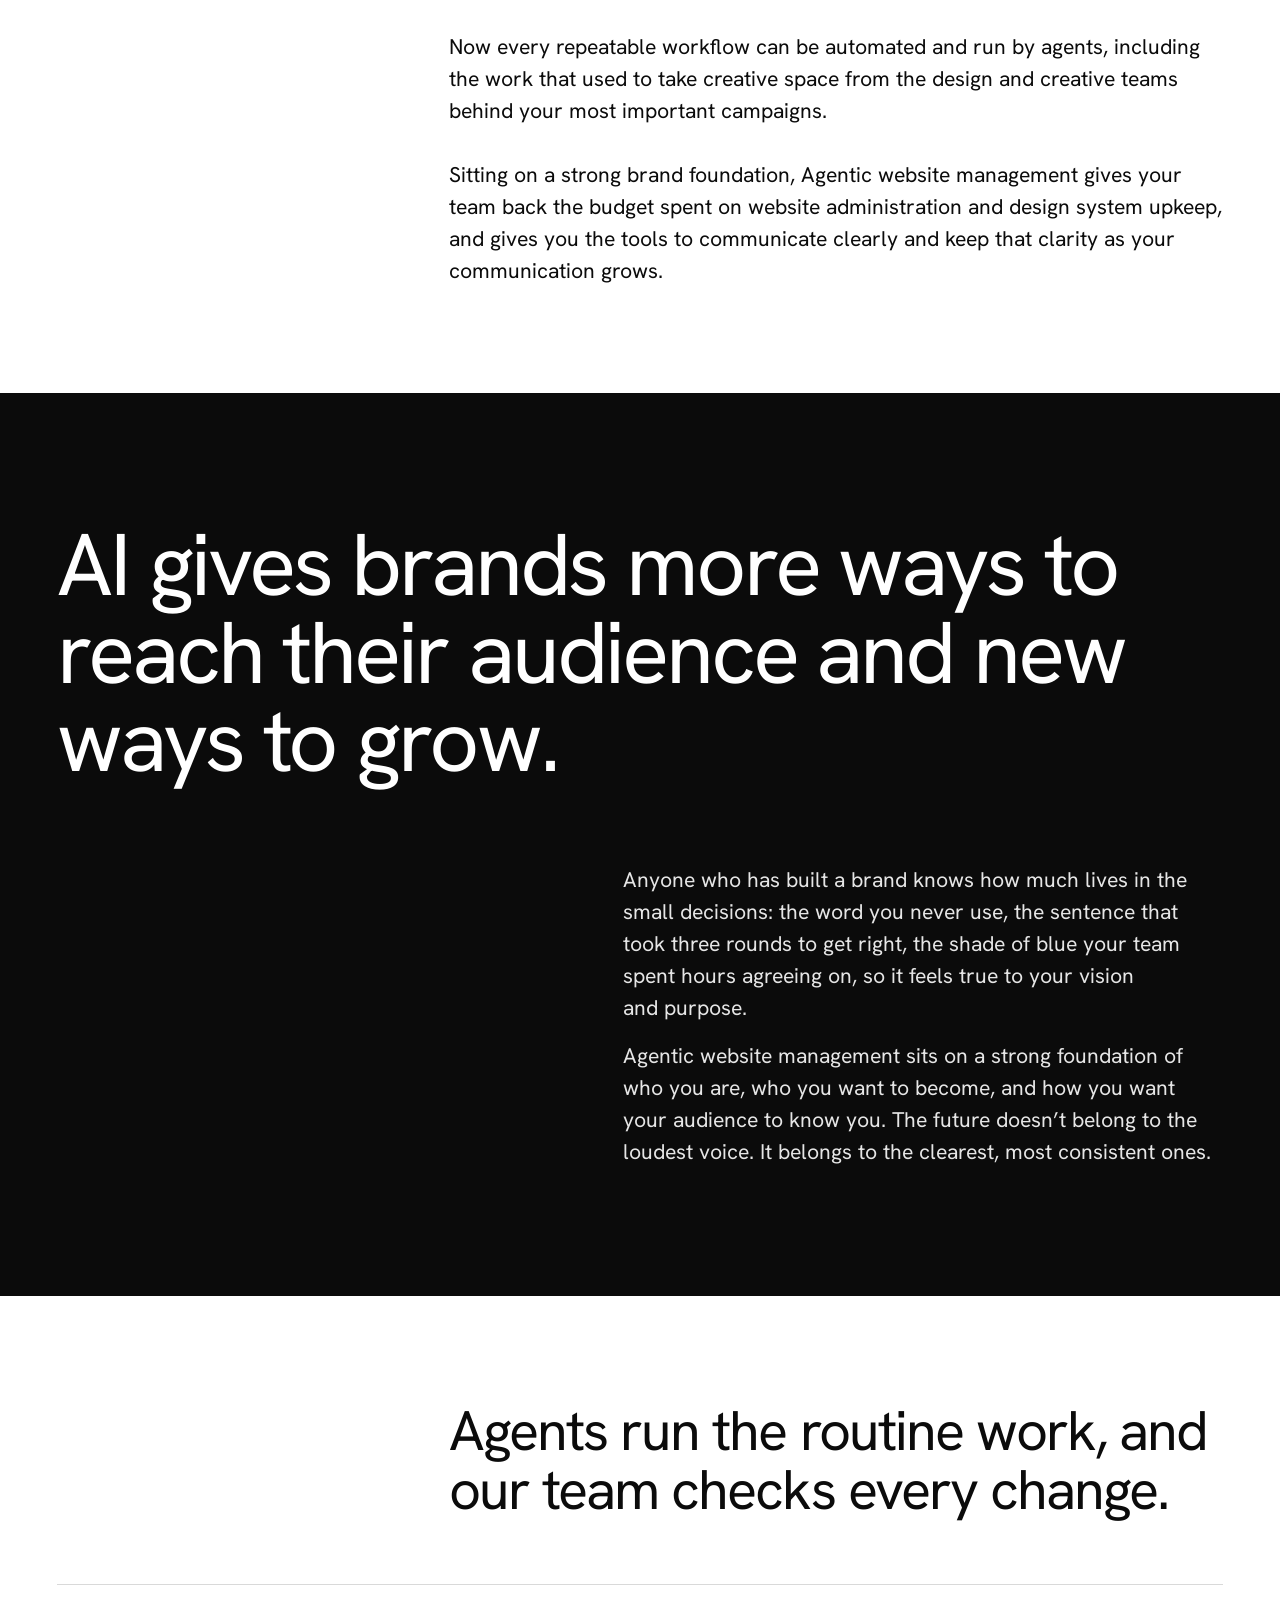
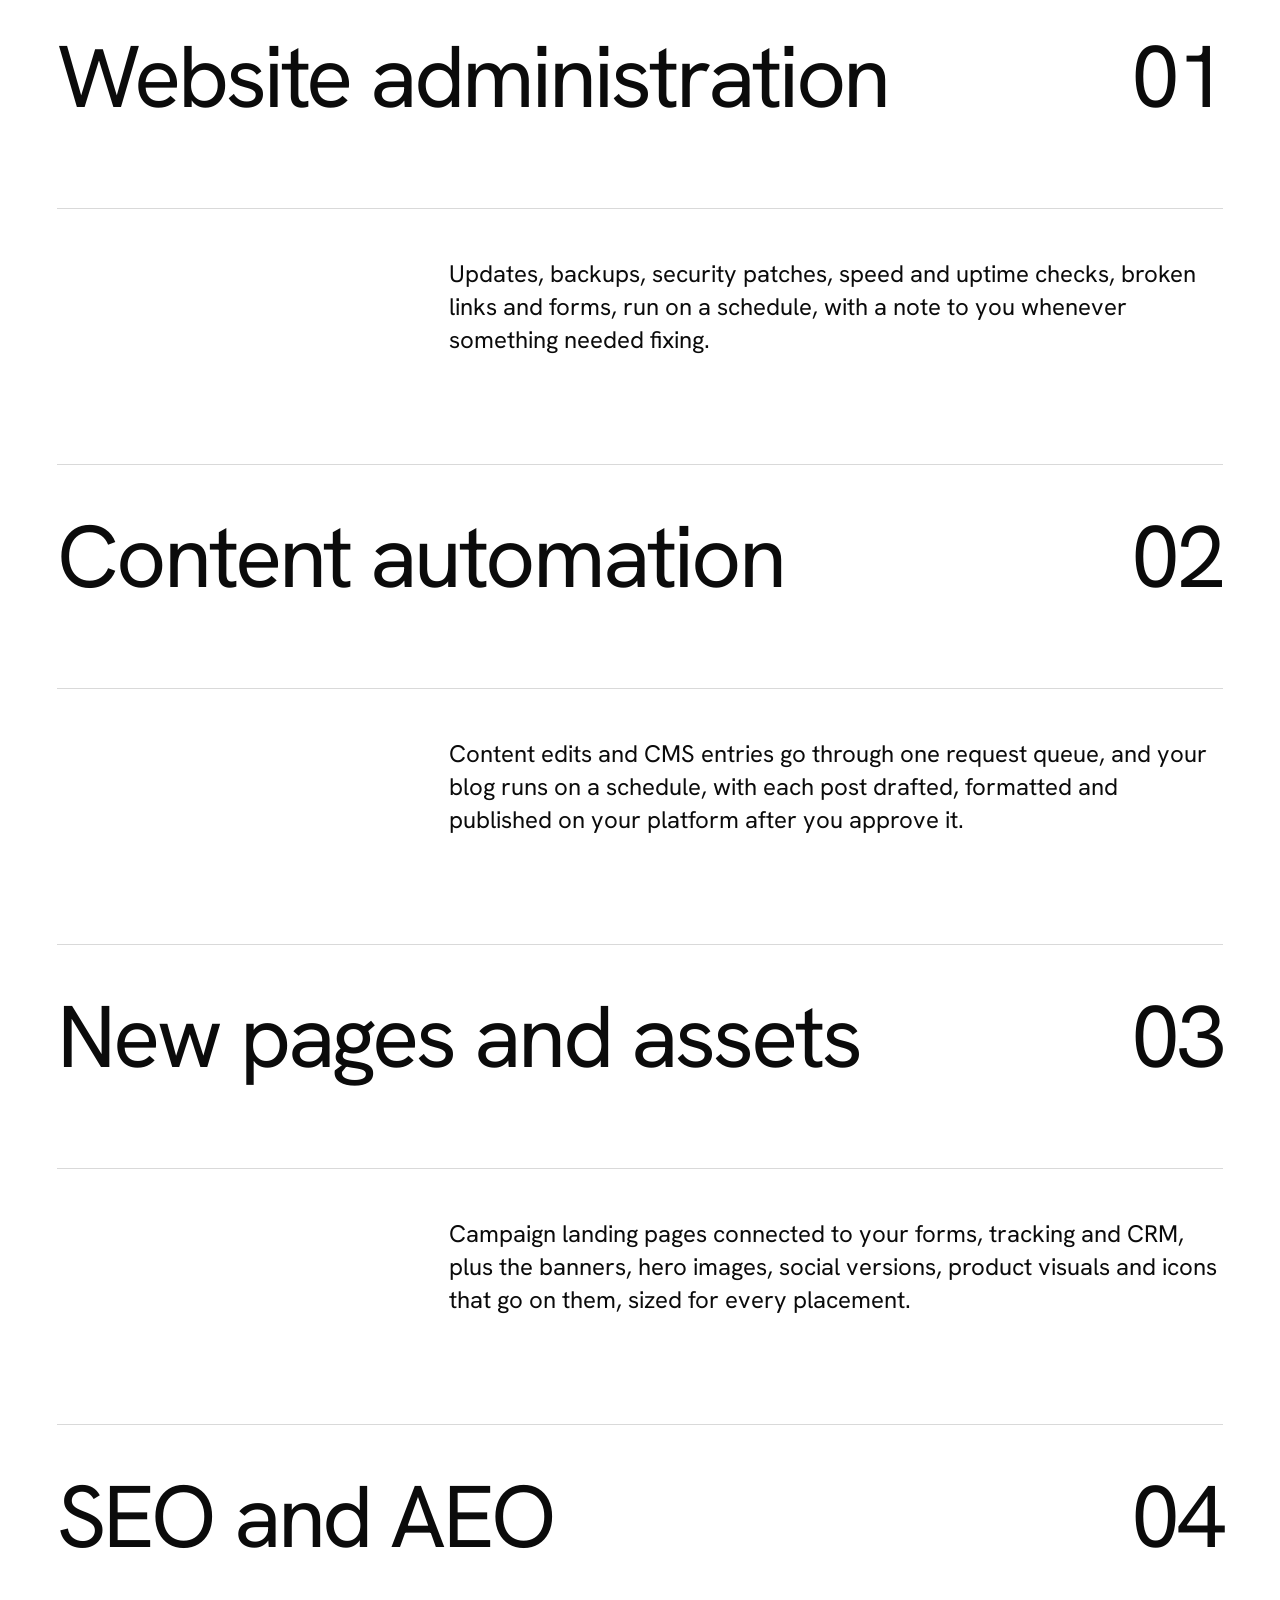
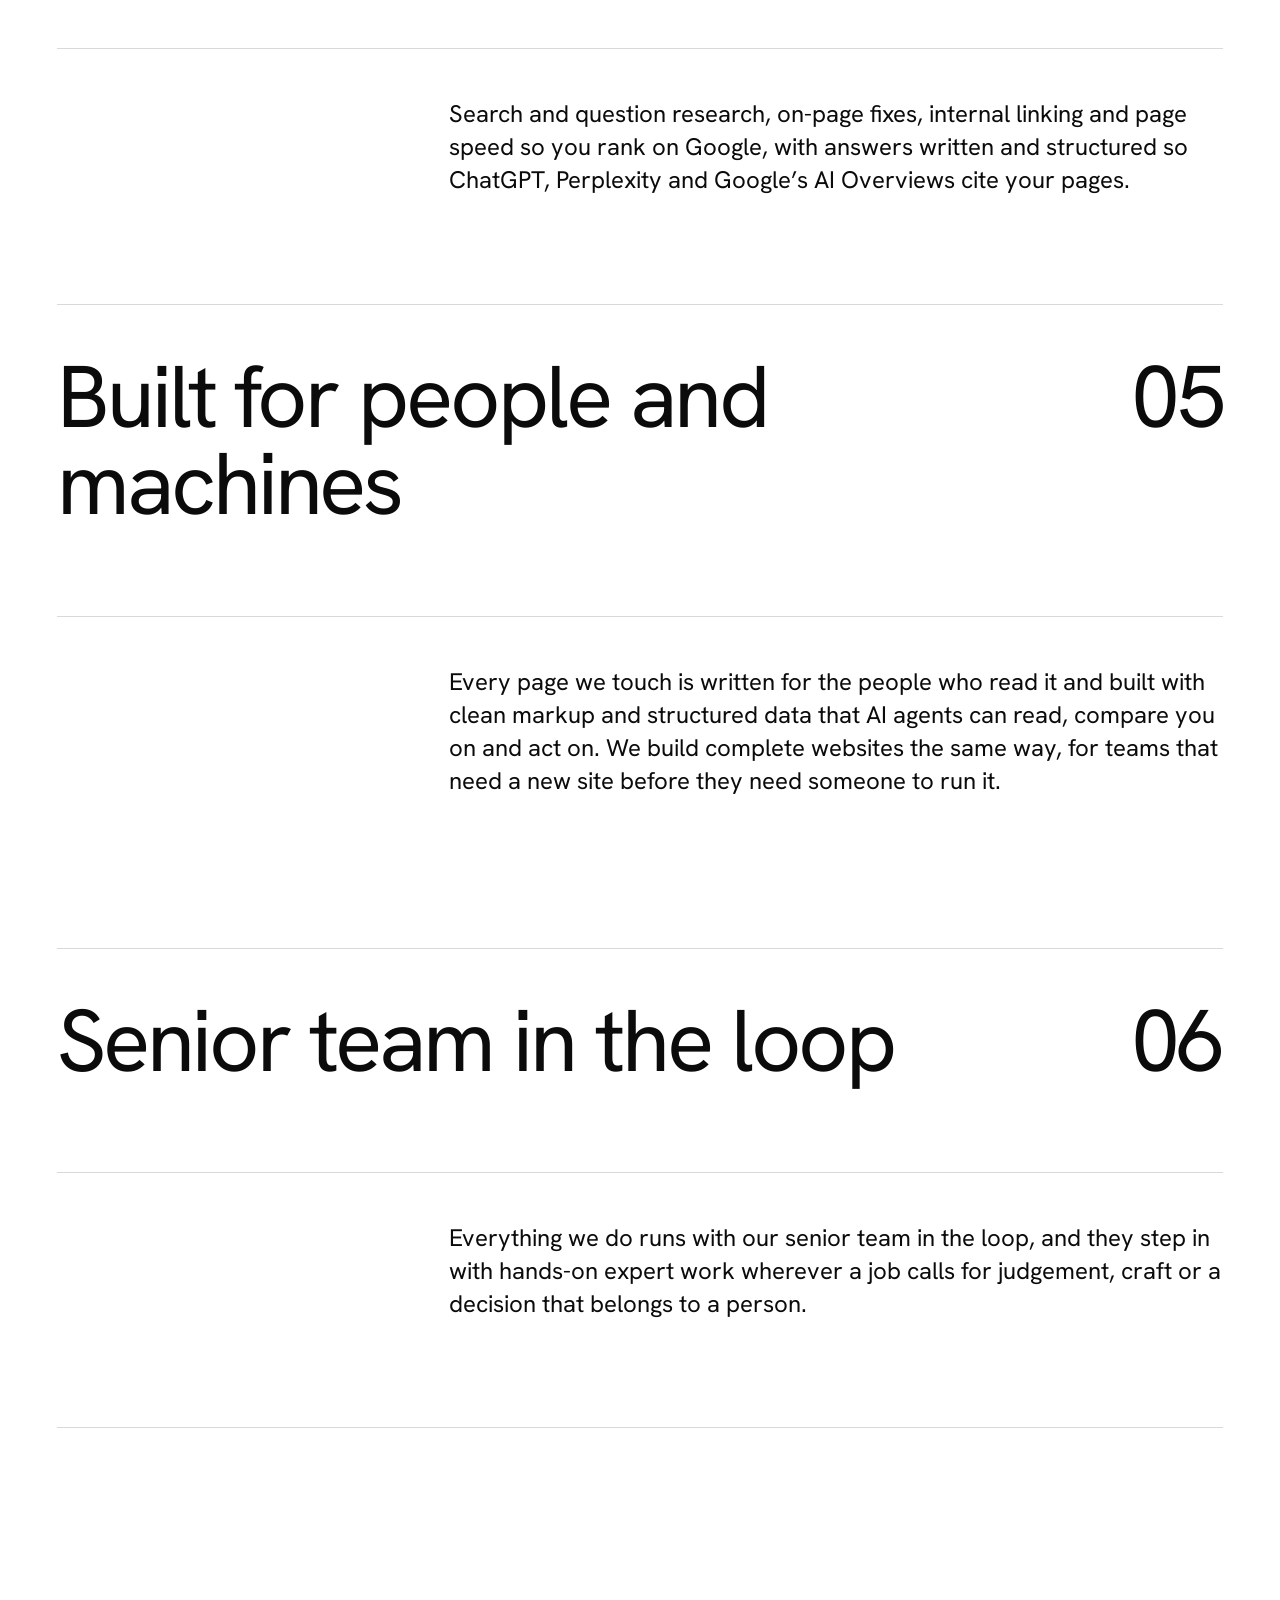
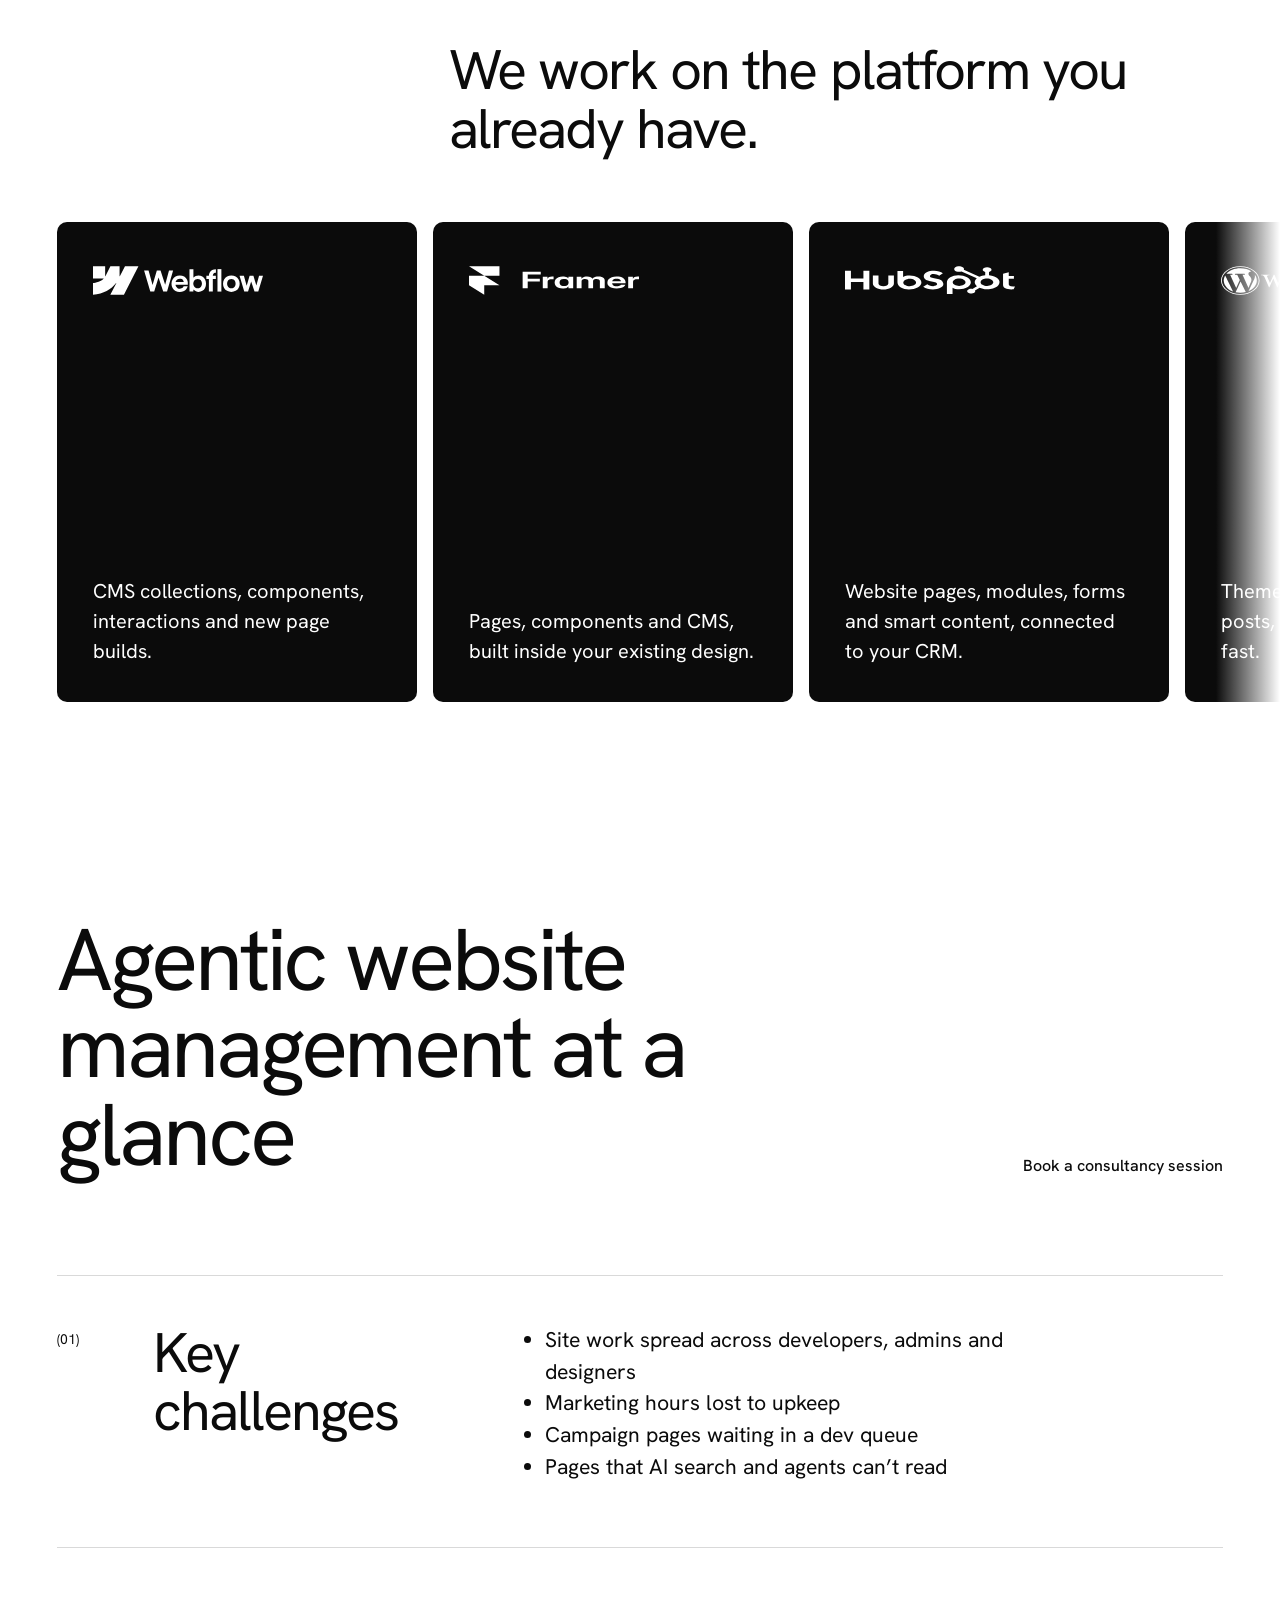
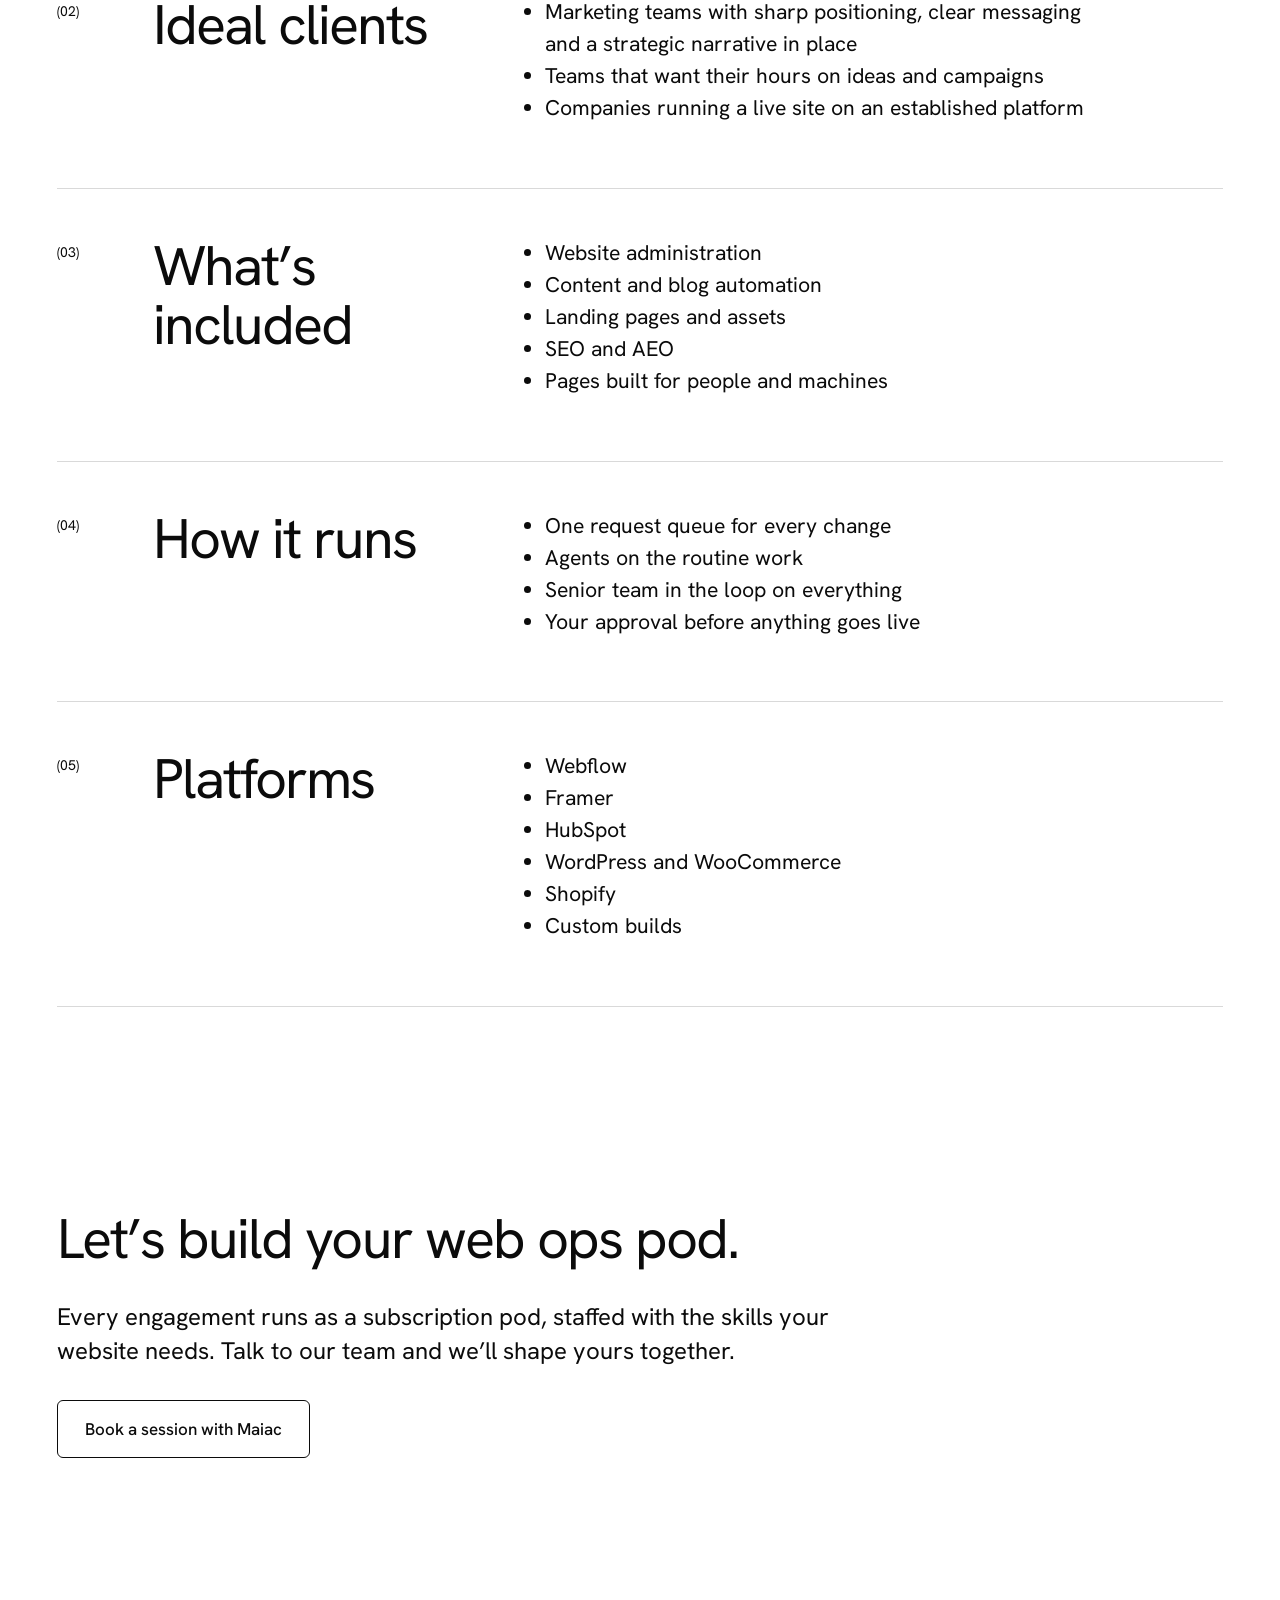
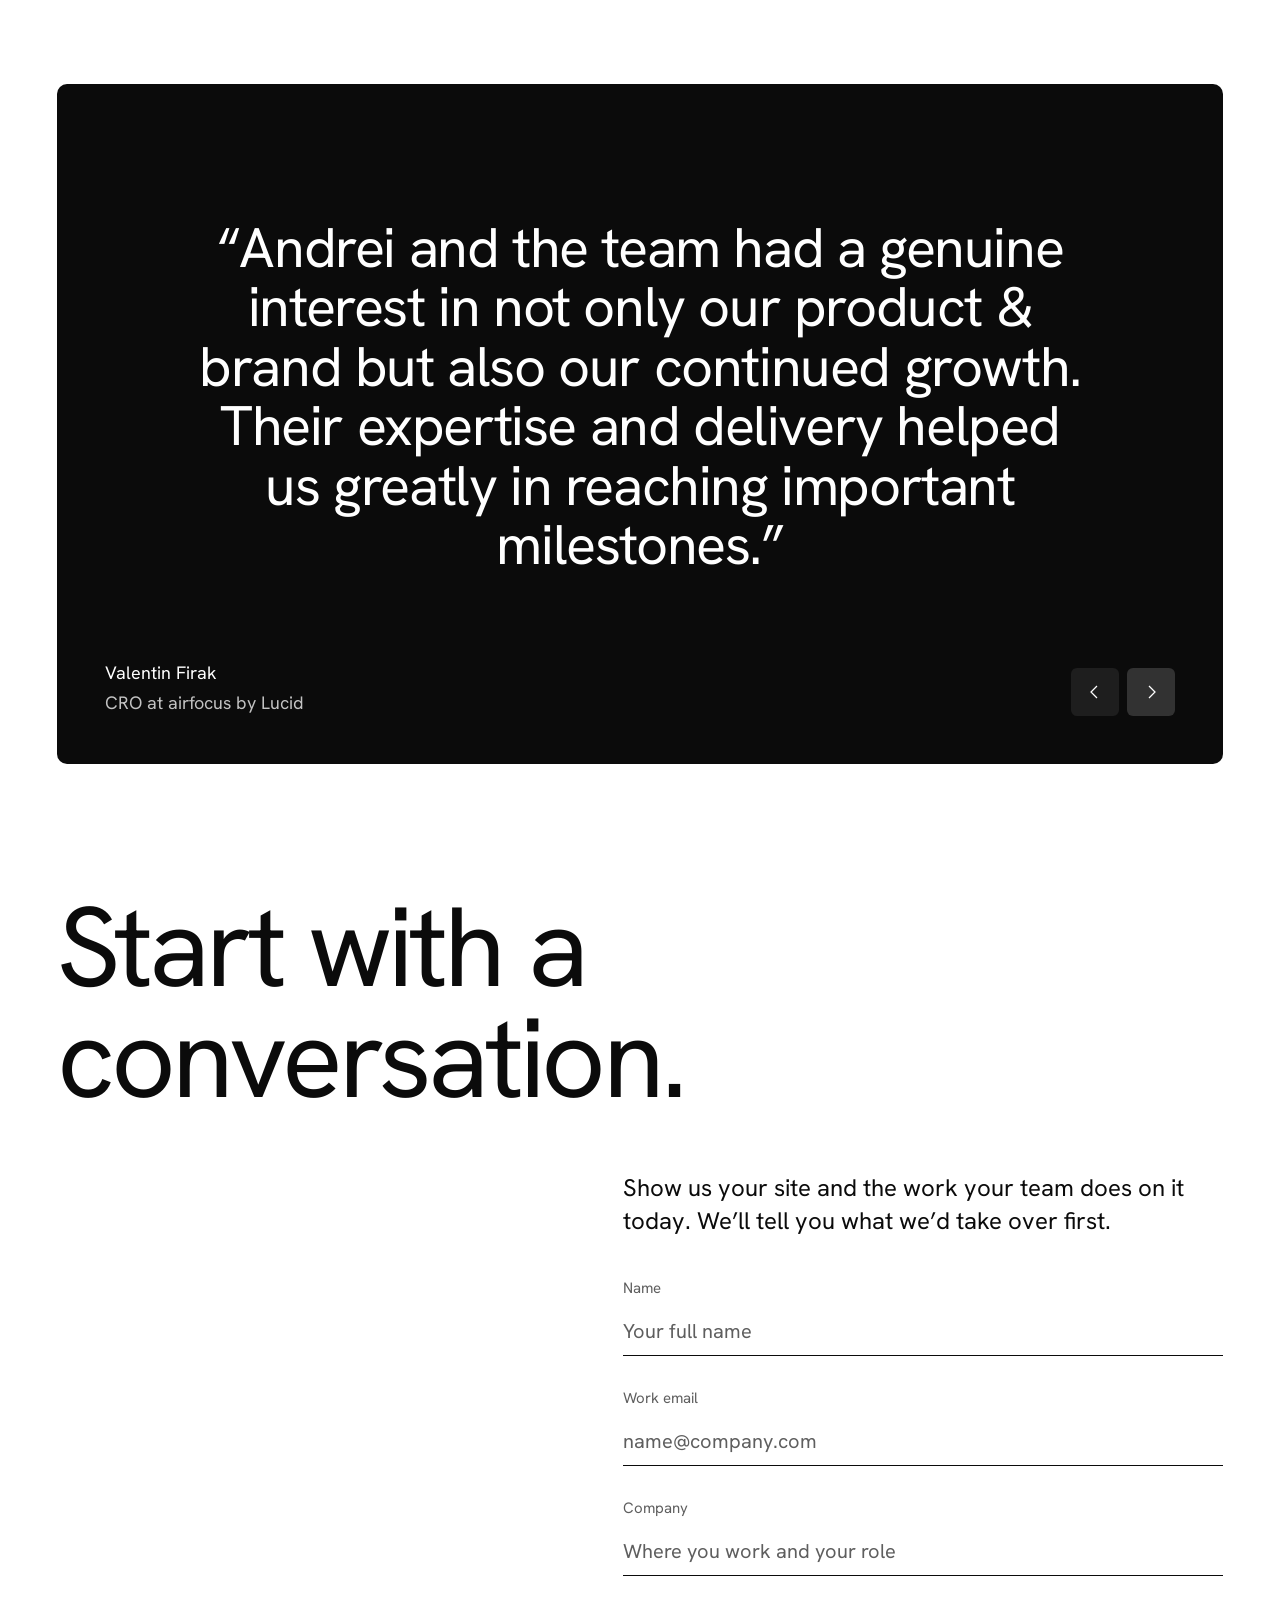
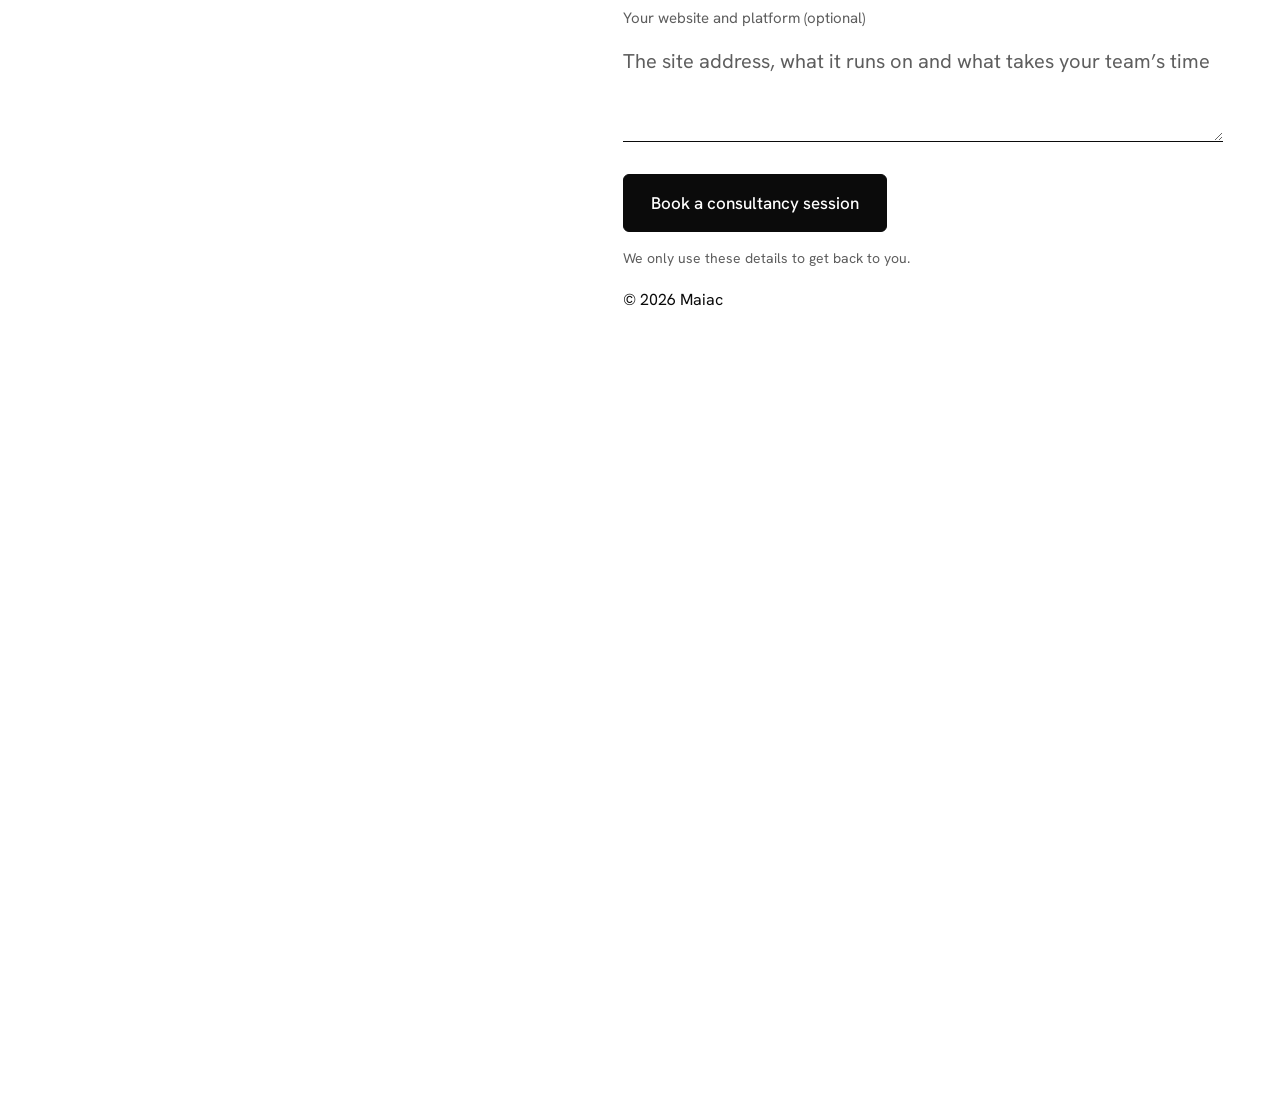
<file: agentic-website-management/index.html>
<!doctype html>
<html lang="en">
<head>
  <meta charset="utf-8">
  <meta name="viewport" content="width=device-width, initial-scale=1">
  <title>Agentic website management pod | Maiac</title>
  <meta name="description" content="We run your website, from content automation to new pages and assets, with agents doing the routine work and our senior team in the loop.">
  <meta name="theme-color" content="#ffffff">
  <link rel="canonical" href="https://maiac.agency/agentic-website-management/">
  <meta property="og:type" content="website">
  <meta property="og:title" content="Agentic website management pod | Maiac">
  <meta property="og:description" content="We run your website, from content automation to new pages and assets, with agents doing the routine work and our senior team in the loop.">
  <meta property="og:url" content="https://maiac.agency/agentic-website-management/">
  <meta property="og:image" content="https://flaviusapop.github.io/maiac-ai-marketing-stage/assets/img/og-agentic-text.jpg">
  <meta property="og:image:width" content="2400">
  <meta property="og:image:height" content="1260">
  <meta property="og:image:alt" content="Maiac: agentic website management pod">
  <meta name="twitter:card" content="summary_large_image">
  <meta name="twitter:image" content="https://flaviusapop.github.io/maiac-ai-marketing-stage/assets/img/og-agentic-text.jpg">
  <link rel="preload" href="../assets/fonts/hanken-grotesk-latin-400-normal.woff2" as="font" type="font/woff2" crossorigin>
  <link rel="preload" href="../assets/fonts/hanken-grotesk-latin-500-normal.woff2" as="font" type="font/woff2" crossorigin>
  <link rel="stylesheet" href="../assets/css/agentic.css?v=ad43b00d0fa3">
  <link rel="stylesheet" href="../assets/css/shared-footer.css?v=520964b2fa90">
  <link rel="stylesheet" href="../assets/css/shared-primitives.css?v=ed581dec7738">
  <script src="../assets/js/main.js?v=a3e99aad2818" defer></script>
  <script src="../assets/js/agentic.js?v=f80193bcdf45" defer></script>
  <script src="../assets/js/contact.js?v=330ac5587a06" defer></script>
  <link rel="icon" href="/maiac-ai-marketing-stage/favicon.svg" type="image/svg+xml">
  <link rel="icon" href="/maiac-ai-marketing-stage/favicon.ico" sizes="any">
  <link rel="apple-touch-icon" href="/maiac-ai-marketing-stage/apple-touch-icon.png">
  <link rel="manifest" href="/maiac-ai-marketing-stage/site.webmanifest">
  <meta name="robots" content="noindex, nofollow">
</head>
<body>
  <a class="skip-link" href="#main">Skip to content</a>
  <header class="site-header" data-site-header>
    <nav class="site-header__nav" aria-label="Sections"><ul class="site-header__list"><li><a href="#why" data-nav-link>Why</a></li><li><a href="#what-we-do" data-nav-link>What we do</a></li><li><a href="#platforms" data-nav-link>Platforms</a></li><li><a href="#contact" data-nav-link>Contact</a></li></ul></nav>
    <a class="site-header__logo" href="../#top"><img src="../assets/img/maiac-logo.svg" alt="Maiac home" width="150" height="52"></a>
    <div class="site-header__actions"><a class="text-link" href="#contact" data-cta>Book a consultancy session</a><button class="menu-toggle" type="button" data-menu-open aria-controls="menu" aria-expanded="false">Menu</button></div>
  </header>
  <dialog class="menu" id="menu" data-menu aria-label="Site navigation">
    <div class="menu__head"><a href="../#top"><img src="../assets/img/maiac-logo.svg" alt="Maiac home" width="150" height="52"></a><button class="menu-toggle" type="button" data-menu-close autofocus>Close</button></div>
    <nav aria-label="Sections"><ul class="menu__list"><li><a href="#why" data-nav-link>Why</a></li><li><a href="#what-we-do" data-nav-link>What we do</a></li><li><a href="#platforms" data-nav-link>Platforms</a></li><li><a href="#contact" data-nav-link>Contact</a></li></ul></nav>
    <a class="btn btn--primary" href="#contact" data-cta>Book a consultancy session</a>
  </dialog>
  <div class="page" data-page>
  <main id="main" tabindex="-1">
    <section class="hero content-grid" aria-labelledby="hero-title">
      <div class="hero__copy"><p class="hero__eyebrow">Capabilities</p><h1 id="hero-title">Agentic website management pod</h1><p class="hero__description">We run your website, from content automation to new pages and assets, with agents doing the routine work and our senior team in the loop.</p><a class="btn btn--primary" href="#contact" data-cta>Book a consultancy session</a></div>
      <img class="hero__image" src="../assets/img/agentic-hero.png?v=cc77909ad5de" alt="Two translucent blue panels in a sunlit landscape" width="2624" height="1312" fetchpriority="high">
    </section>
    <section class="problem content-grid" id="why" data-section aria-labelledby="problem-title"><div class="problem__copy"><h2 id="problem-title">Keeping a website running used to take a whole team.</h2><div class="prose"><p>Now every repeatable workflow can be automated and run by agents, including the work that used to take creative space from the design and creative teams behind your most important&nbsp;campaigns.</p><p>Sitting on a strong brand foundation, Agentic website management gives your team back the budget spent on website administration and design system upkeep, and gives you the tools to communicate clearly and keep that clarity as your communication&nbsp;grows.</p></div></div></section>
    <section class="point-of-view content-grid" aria-labelledby="pov-title"><h2 id="pov-title">AI gives brands more ways to reach their audience and new ways to grow.</h2><div class="point-of-view__copy prose"><p>Anyone who has built a brand knows how much lives in the small decisions: the word you never use, the sentence that took three rounds to get right, the shade of blue your team spent hours agreeing on, so it feels true to your vision and&nbsp;purpose.</p><p>Agentic website management sits on a strong foundation of who you are, who you want to become, and how you want your audience to know you. The future doesn’t belong to the loudest voice. It belongs to the clearest, most consistent&nbsp;ones.</p></div></section>
    <section class="services content-grid" id="what-we-do" data-section aria-labelledby="services-title"><h2 class="offset-title" id="services-title">Agents run the routine work, and our team checks every change.</h2><div class="service-panels"><article class="service-panel" data-service-panel aria-labelledby="service-01">
  <div class="service-panel__head"><h3 id="service-01">Website administration</h3><span aria-hidden="true">01</span></div>
  <div class="service-panel__body"><p>Updates, backups, security patches, speed and uptime checks, broken links and forms, run on a schedule, with a note to you whenever something needed fixing.</p></div>
</article>
<article class="service-panel" data-service-panel aria-labelledby="service-02">
  <div class="service-panel__head"><h3 id="service-02">Content automation</h3><span aria-hidden="true">02</span></div>
  <div class="service-panel__body"><p>Content edits and CMS entries go through one request queue, and your blog runs on a schedule, with each post drafted, formatted and published on your platform after you approve it.</p></div>
</article>
<article class="service-panel" data-service-panel aria-labelledby="service-03">
  <div class="service-panel__head"><h3 id="service-03">New pages and assets</h3><span aria-hidden="true">03</span></div>
  <div class="service-panel__body"><p>Campaign landing pages connected to your forms, tracking and CRM, plus the banners, hero images, social versions, product visuals and icons that go on them, sized for every placement.</p></div>
</article>
<article class="service-panel" data-service-panel aria-labelledby="service-04">
  <div class="service-panel__head"><h3 id="service-04">SEO and AEO</h3><span aria-hidden="true">04</span></div>
  <div class="service-panel__body"><p>Search and question research, on-page fixes, internal linking and page speed so you rank on Google, with answers written and structured so ChatGPT, Perplexity and Google’s AI Overviews cite your pages.</p></div>
</article>
<article class="service-panel" data-service-panel aria-labelledby="service-05">
  <div class="service-panel__head"><h3 id="service-05">Built for people and machines</h3><span aria-hidden="true">05</span></div>
  <div class="service-panel__body"><p>Every page we touch is written for the people who read it and built with clean markup and structured data that AI agents can read, compare you on and act on. We build complete websites the same way, for teams that need a new site before they need someone to run it.</p></div>
</article>
<article class="service-panel" data-service-panel aria-labelledby="service-06">
  <div class="service-panel__head"><h3 id="service-06">Senior team in the loop</h3><span aria-hidden="true">06</span></div>
  <div class="service-panel__body"><p>Everything we do runs with our senior team in the loop, and they step in with hands-on expert work wherever a job calls for judgement, craft or a decision that belongs to a person.</p></div>
</article></div></section>
    <section class="platforms content-grid" id="platforms" data-section aria-labelledby="platforms-title"><h2 class="offset-title" id="platforms-title">We work on the platform you already have.</h2><div class="platforms__viewport"><div class="platform-track" data-platform-track tabindex="0" role="region" aria-label="Website platforms. Scroll horizontally to explore all eight platforms."><article class="platform-card" aria-labelledby="platform-0">
  <h3 id="platform-0"><img src="../assets/img/agentic-platform-webflow.svg" alt="Webflow" width="170" height="29"></h3>
  <p>CMS collections, components, interactions and new page builds.</p>
</article>
<article class="platform-card" aria-labelledby="platform-1">
  <h3 id="platform-1"><img src="../assets/img/agentic-platform-framer.svg" alt="Framer" width="170" height="29"></h3>
  <p>Pages, components and CMS, built inside your existing design.</p>
</article>
<article class="platform-card" aria-labelledby="platform-2">
  <h3 id="platform-2"><img src="../assets/img/agentic-platform-hubspot.svg" alt="HubSpot" width="170" height="29"></h3>
  <p>Website pages, modules, forms and smart content, connected to your CRM.</p>
</article>
<article class="platform-card" aria-labelledby="platform-3">
  <h3 id="platform-3"><img src="../assets/img/agentic-platform-wordpress.svg" alt="WordPress" width="170" height="29"></h3>
  <p>Themes, plugins, pages and posts, kept updated, secure and fast.</p>
</article>
<article class="platform-card" aria-labelledby="platform-4">
  <h3 id="platform-4">WooCommerce</h3>
  <!-- Description is clipped in the supplied Figma viewer; no replacement copy has been invented. -->
</article>
<article class="platform-card" aria-labelledby="platform-5">
  <h3 id="platform-5">Shopify</h3>
  <!-- Description is clipped in the supplied Figma viewer; no replacement copy has been invented. -->
</article>
<article class="platform-card" aria-labelledby="platform-6">
  <h3 id="platform-6">Custom</h3>
  <!-- Description is clipped in the supplied Figma viewer; no replacement copy has been invented. -->
</article>
<article class="platform-card" aria-labelledby="platform-7">
  <h3 id="platform-7">Something else?</h3>
  <!-- Description is clipped in the supplied Figma viewer; no replacement copy has been invented. -->
</article></div></div></section>
    <section class="glance content-grid" aria-labelledby="glance-title"><div class="glance__head"><h2 id="glance-title">Agentic website management at a glance</h2><a class="text-link" href="#contact" data-cta>Book a consultancy session</a></div><div class="glance__rows"><div class="glance-row"><span class="glance-row__number" aria-hidden="true">(01)</span><h3>Key challenges</h3><ul><li>Site work spread across developers, admins and designers</li><li>Marketing hours lost to upkeep</li><li>Campaign pages waiting in a dev queue</li><li>Pages that AI search and agents can’t read</li></ul></div>
<div class="glance-row"><span class="glance-row__number" aria-hidden="true">(02)</span><h3>Ideal clients</h3><ul><li>Marketing teams with sharp positioning, clear messaging and a strategic narrative in place</li><li>Teams that want their hours on ideas and campaigns</li><li>Companies running a live site on an established platform</li></ul></div>
<div class="glance-row"><span class="glance-row__number" aria-hidden="true">(03)</span><h3>What’s included</h3><ul><li>Website administration</li><li>Content and blog automation</li><li>Landing pages and assets</li><li>SEO and AEO</li><li>Pages built for people and machines</li></ul></div>
<div class="glance-row"><span class="glance-row__number" aria-hidden="true">(04)</span><h3>How it runs</h3><ul><li>One request queue for every change</li><li>Agents on the routine work</li><li>Senior team in the loop on everything</li><li>Your approval before anything goes live</li></ul></div>
<div class="glance-row"><span class="glance-row__number" aria-hidden="true">(05)</span><h3>Platforms</h3><ul><li>Webflow</li><li>Framer</li><li>HubSpot</li><li>WordPress and WooCommerce</li><li>Shopify</li><li>Custom builds</li></ul></div></div></section>
    <section class="soft-cta content-grid" aria-labelledby="soft-cta-title"><div class="soft-cta__copy"><h2 id="soft-cta-title">Let’s build your web ops pod.</h2><p>Every engagement runs as a subscription pod, staffed with the skills your website needs. Talk to our team and we’ll shape yours together.</p><a class="btn btn--secondary" href="#contact" data-cta data-portrait-trigger>Book a session with Maiac</a></div></section>
    <section class="testimonials content-grid" aria-label="What our clients say"><div class="testimonial-carousel" data-testimonials tabindex="0" role="region" aria-roledescription="carousel" aria-label="Client testimonials"><div class="testimonial-slides"><figure class="testimonial testimonial--0" data-testimonial-slide role="group" aria-roledescription="slide" aria-label="1 of 3">
  <blockquote><p>“Andrei and the team had a genuine interest in not only our product &amp; brand but also our continued growth. Their expertise and delivery helped us greatly in reaching important milestones.”</p></blockquote><figcaption><span>Valentin Firak</span><span>CRO at airfocus by Lucid</span></figcaption>
</figure>
<figure class="testimonial testimonial--1" data-testimonial-slide role="group" aria-roledescription="slide" aria-label="2 of 3">
  <blockquote><p>“I’ve worked with Andreea for over six years, starting right after RebelDot launched. Together, we built the foundation of our demand generation funnel and defined a brand voice that truly represents who we are.”</p></blockquote><figcaption><span>Tudor Ciuleanu</span><span>CEO at RebelDot</span></figcaption>
</figure>
<figure class="testimonial testimonial--2" data-testimonial-slide role="group" aria-roledescription="slide" aria-label="3 of 3">
  <blockquote><p>“I’ve worked with this team for the last fifteen years on numerous projects. They are my “go-to” for creativity and business objective driven marketing.”</p></blockquote><figcaption><span>Sandu Babasan</span><span>CEO at Indicathor</span></figcaption>
</figure></div><div class="testimonial-controls" data-testimonial-controls hidden><button type="button" data-testimonial-prev aria-label="Previous testimonial"><svg viewBox="0 0 24 24" aria-hidden="true"><path d="m14 6-6 6 6 6"/></svg></button><button type="button" data-testimonial-next aria-label="Next testimonial"><svg viewBox="0 0 24 24" aria-hidden="true"><path d="m10 6 6 6-6 6"/></svg></button></div><p class="sr-only" data-testimonial-status aria-live="polite" aria-atomic="true"></p></div></section>
    <section class="contact content-grid" id="contact" data-section aria-labelledby="contact-title"><h2 id="contact-title">Start with a<br>conversation.</h2><div class="contact__col"><p class="contact__intro">Show us your site and the work your team does on it today. We’ll tell you what we’d take over first.</p>
      <form class="form" data-contact-form data-endpoint="https://formsubmit.co/ajax/andreea@maiac.agency" data-contact-email="andreea@maiac.agency" action="https://formsubmit.co/andreea@maiac.agency" method="post">
        <input type="hidden" name="_subject" value="New Maiac consultancy enquiry"><input type="hidden" name="_template" value="table">
        <div data-form-fields>
          <div class="field"><label class="field__label" for="f-name">Name</label><input class="field__input" id="f-name" name="name" type="text" autocomplete="name" placeholder="Your full name" required><p class="field__error" id="f-name-error" hidden>Please add your name.</p></div>
          <div class="field"><label class="field__label" for="f-email">Work email</label><input class="field__input" id="f-email" name="email" type="email" autocomplete="email" placeholder="name@company.com" required><p class="field__error" id="f-email-error" hidden>Please add a valid work email.</p></div>
          <div class="field"><label class="field__label" for="f-company">Company</label><input class="field__input" id="f-company" name="company" type="text" autocomplete="organization" placeholder="Where you work and your role" required><p class="field__error" id="f-company-error" hidden>Please tell us where you work.</p></div>
          <div class="field"><label class="field__label" for="f-message">Your website and platform (optional)</label><textarea class="field__input field__input--area" id="f-message" name="message" rows="3" placeholder="The site address, what it runs on and what takes your team’s time"></textarea></div>
          <div class="hp" aria-hidden="true"><label for="f-honey">Website</label><input id="f-honey" name="_honey" type="text" tabindex="-1" autocomplete="off"></div>
          <button class="btn btn--primary" type="submit">Book a consultancy session</button>
        </div>
        <p class="form__status" data-form-status role="status" aria-live="polite" aria-atomic="true"></p><p class="form__note">We only use these details to get back to you.</p><noscript><p class="form__note">You can also email <a href="mailto:andreea@maiac.agency">andreea@maiac.agency</a>.</p></noscript><p class="form__copyright">© <span data-year>2026</span> Maiac</p>
      </form>
    </div></section>
  </main>
  </div>

  <!-- Shared homepage footer: native page curtain with bounded direct interaction. -->
  <footer class="site-footer" data-footer aria-hidden="true">
    <div class="site-footer__mark" data-footer-mark aria-hidden="true">
      <!-- The page uncovers a persistent Ma accordion; fine-pointer motion adds a bounded local distortion. -->
      <img class="site-footer__mark-img" src="../assets/img/maiac-ma-mark.svg?v=873f937bc1e2" alt="" width="847" height="537">
    </div>
  </footer>
  <img class="portrait-cursor" data-portrait-cursor src="../assets/img/agentic-andreea-cursor.png" alt="" aria-hidden="true" width="96" height="128" hidden>
</body>
</html>
</file>
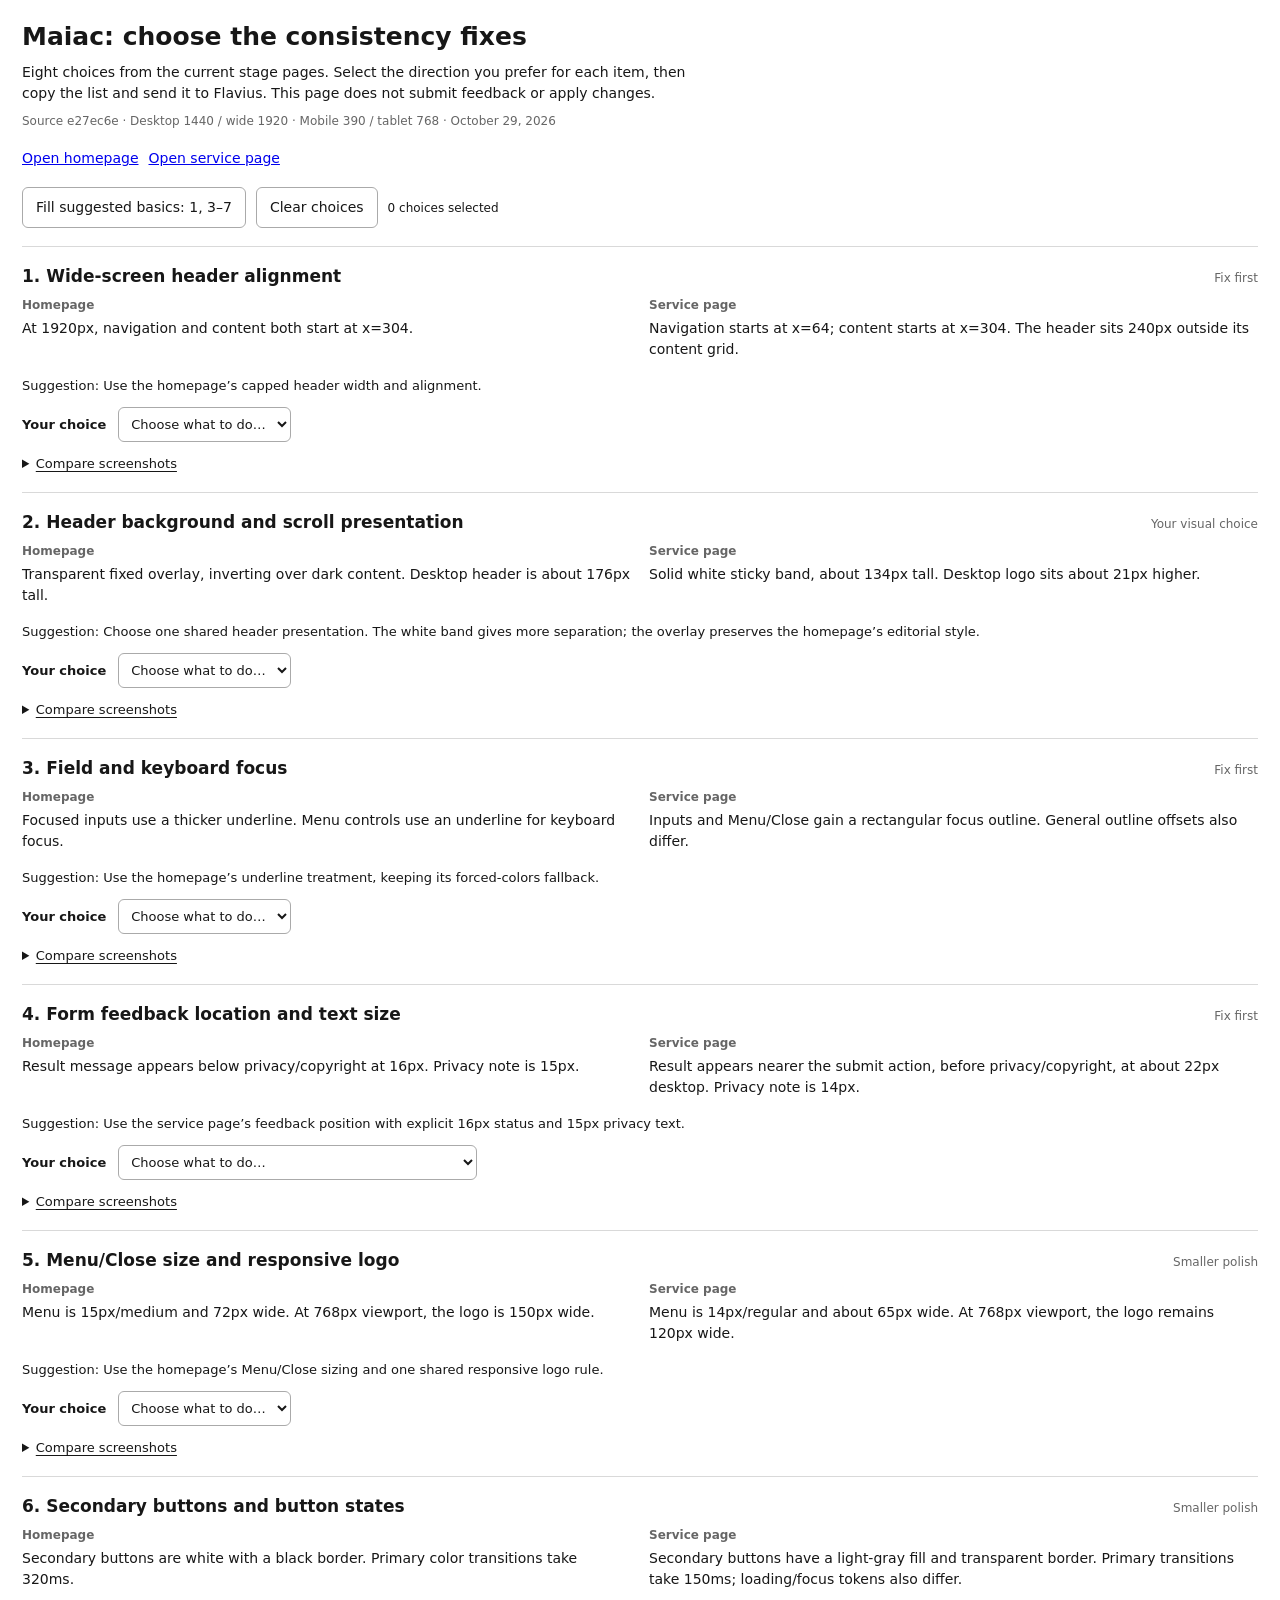
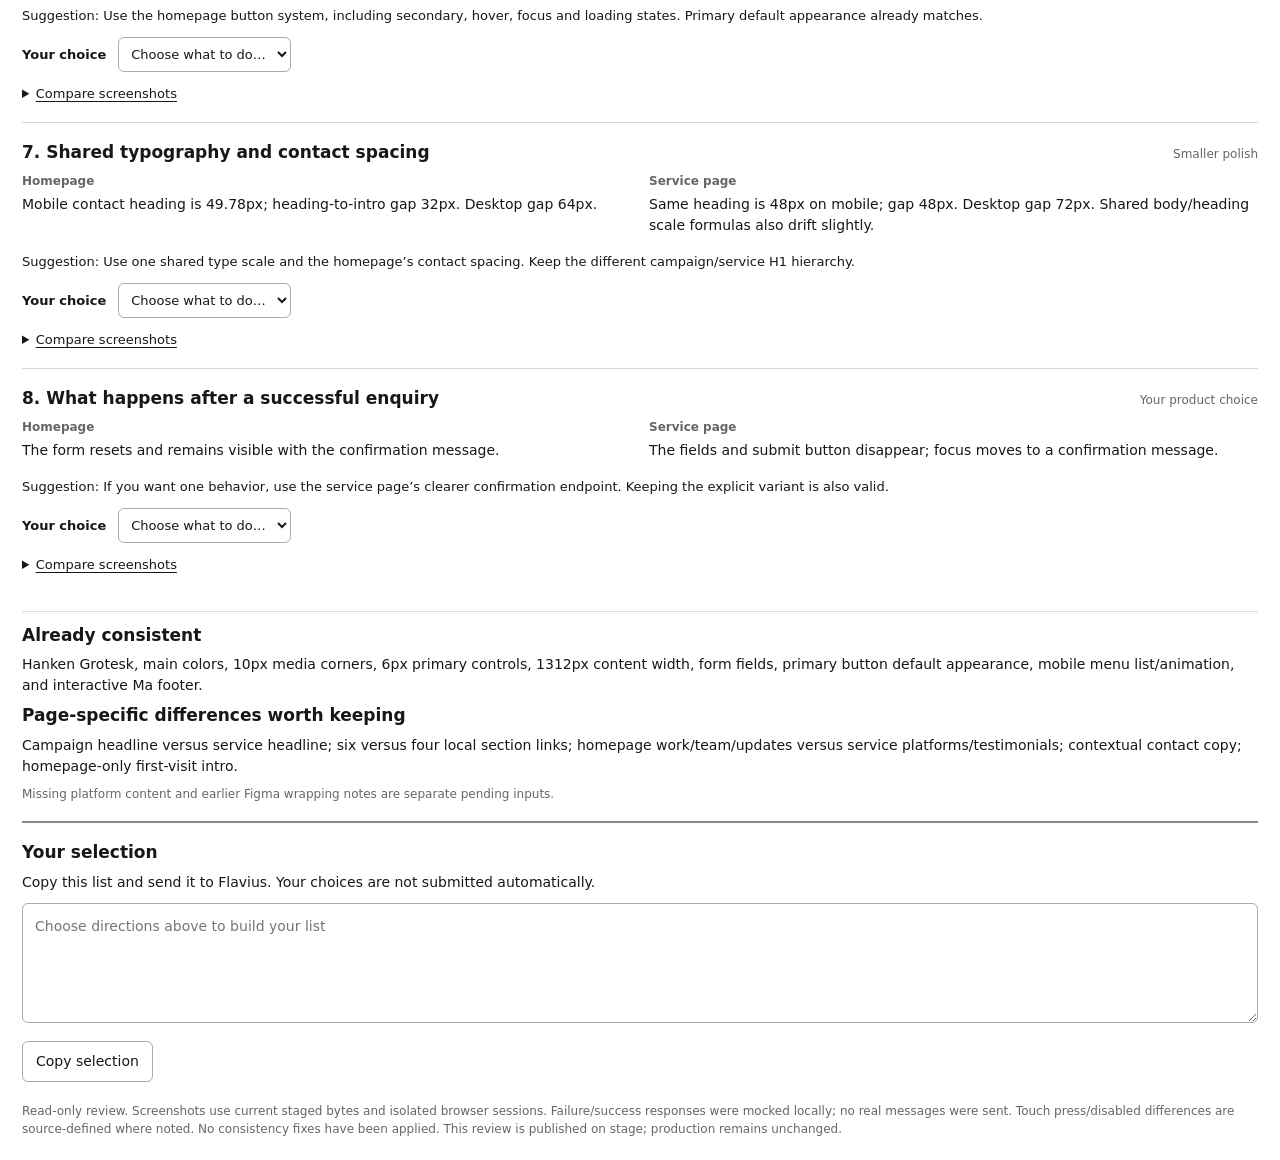
<file: design-review.html>
<!doctype html><html lang="en"><head><meta charset="utf-8"><meta name="viewport" content="width=device-width,initial-scale=1"><meta name="robots" content="noindex, nofollow"><title>Maiac consistency choices</title>
<style>
*{box-sizing:border-box}body{margin:0;padding:22px;color:var(--foreground,#171717);background:var(--background,#fff);font:14px/1.5 system-ui,sans-serif}h1{font-size:25px;line-height:1.2;margin:0 0 10px}h2{font-size:17px;line-height:1.35;margin:0}p{margin:8px 0}.subtle,.title>span{color:var(--muted-foreground,#666);font-size:12px}.intro{max-width:76ch}.toolbar{display:flex;gap:10px;align-items:center;flex-wrap:wrap;margin:18px 0}.finding{border-block-start:1px solid var(--border,#d9d9d9);padding-block:18px}.title{display:flex;justify-content:space-between;gap:16px;align-items:baseline}.title>span{white-space:nowrap}.pair{display:grid;grid-template-columns:1fr 1fr;gap:18px}.facts strong{display:block;font-size:12px;color:var(--muted-foreground,#666);margin-block-end:4px}.recommendation{font-size:13px}.decision{display:flex;align-items:center;gap:12px;margin-block:12px;font-size:13px;font-weight:600}select,button,textarea{font:inherit;color:inherit;background:var(--background,#fff);border:1px solid var(--border,#aaa);border-radius:6px}select{padding:8px;max-inline-size:100%;font-weight:400}button{padding:9px 13px;cursor:pointer;min-block-size:40px}button:active{opacity:.75}:focus-visible{outline:2px solid currentColor;outline-offset:3px}summary{cursor:pointer;font-size:13px;text-decoration:underline;text-underline-offset:3px}details[open] summary{margin-block-end:12px}figure{margin:0;padding:10px;background:var(--card,var(--background,#fff));border:1px solid var(--border,#ddd);border-radius:6px}figcaption{font-size:12px;font-weight:600;margin-block-end:8px}img{display:block;inline-size:100%;block-size:auto;background:#fff}.selection{border-block-start:2px solid var(--border,#888);padding-block-start:18px;margin-block-start:4px}textarea{display:block;inline-size:100%;min-block-size:120px;padding:12px;resize:vertical;margin-block:10px}.matches{margin-block:18px;padding-block-start:12px;border-block-start:1px solid var(--border,#ddd)}ul{padding-inline-start:20px}footer{font-size:12px;color:var(--muted-foreground,#666);margin-block-start:20px}.screen-note{font-size:12px}.status{font-size:12px}
@media(hover:hover) and (pointer:fine){button:hover{background:var(--accent,#ededed);color:var(--accent-foreground,#111)}}@media(max-width:560px){body{padding:15px}.title{display:block}.pair{gap:10px}.facts{grid-template-columns:1fr}.decision{align-items:start;flex-direction:column;gap:5px}select{inline-size:100%}.screenshots{grid-template-columns:1fr}h1{font-size:22px}}
</style></head><body>
<h1>Maiac: choose the consistency fixes</h1><p class="intro">Eight choices from the current stage pages. Select the direction you prefer for each item, then copy the list and send it to Flavius. This page does not submit feedback or apply changes.</p>
<p class="subtle">Source e27ec6e · Desktop 1440 / wide 1920 · Mobile 390 / tablet 768 · October 29, 2026</p>
<nav class="toolbar" aria-label="Pages being reviewed"><a href="./" target="_blank" rel="noopener">Open homepage</a><a href="agentic-website-management/" target="_blank" rel="noopener">Open service page</a></nav>
<div class="toolbar"><button type="button" id="recommend">Fill suggested basics: 1, 3–7</button><button type="button" id="clear">Clear choices</button><span id="count" class="status" aria-live="polite">0 choices selected</span></div>
<section class="finding" aria-labelledby="title-1">
<div class="title"><h2 id="title-1">1. Wide-screen header alignment</h2><span>Fix first</span></div>
<div class="pair facts"><p><strong>Homepage</strong>At 1920px, navigation and content both start at x=304.</p><p><strong>Service page</strong>Navigation starts at x=64; content starts at x=304. The header sits 240px outside its content grid.</p></div>
<p class="recommendation">Suggestion: Use the homepage’s capped header width and alignment.</p>
<label class="decision" for="choice-1">Your choice <select id="choice-1" data-id="1"><option value="">Choose what to do…</option><option value="home">Match homepage</option><option value="service">Match service page</option><option value="keep">Keep this difference</option></select></label>
<details><summary>Compare screenshots</summary><div class="pair screenshots"><figure><figcaption>Homepage</figcaption><img src="[data-uri]" alt="Homepage: Wide-screen header alignment"></figure><figure><figcaption>Service page</figcaption><img src="[data-uri]" alt="Service page: Wide-screen header alignment"></figure></div></details></section><section class="finding" aria-labelledby="title-2">
<div class="title"><h2 id="title-2">2. Header background and scroll presentation</h2><span>Your visual choice</span></div>
<div class="pair facts"><p><strong>Homepage</strong>Transparent fixed overlay, inverting over dark content. Desktop header is about 176px tall.</p><p><strong>Service page</strong>Solid white sticky band, about 134px tall. Desktop logo sits about 21px higher.</p></div>
<p class="recommendation">Suggestion: Choose one shared header presentation. The white band gives more separation; the overlay preserves the homepage’s editorial style.</p>
<label class="decision" for="choice-2">Your choice <select id="choice-2" data-id="2"><option value="">Choose what to do…</option><option value="home">Match homepage</option><option value="service">Match service page</option><option value="keep">Keep this difference</option></select></label>
<details><summary>Compare screenshots</summary><div class="pair screenshots"><figure><figcaption>Homepage</figcaption><img src="[data-uri]" alt="Homepage: Header background and scroll presentation"></figure><figure><figcaption>Service page</figcaption><img src="[data-uri]" alt="Service page: Header background and scroll presentation"></figure></div></details></section><section class="finding" aria-labelledby="title-3">
<div class="title"><h2 id="title-3">3. Field and keyboard focus</h2><span>Fix first</span></div>
<div class="pair facts"><p><strong>Homepage</strong>Focused inputs use a thicker underline. Menu controls use an underline for keyboard focus.</p><p><strong>Service page</strong>Inputs and Menu/Close gain a rectangular focus outline. General outline offsets also differ.</p></div>
<p class="recommendation">Suggestion: Use the homepage’s underline treatment, keeping its forced-colors fallback.</p>
<label class="decision" for="choice-3">Your choice <select id="choice-3" data-id="3"><option value="">Choose what to do…</option><option value="home">Match homepage</option><option value="service">Match service page</option><option value="keep">Keep this difference</option></select></label>
<details><summary>Compare screenshots</summary><div class="pair screenshots"><figure><figcaption>Homepage</figcaption><img src="[data-uri]" alt="Homepage: Field and keyboard focus"></figure><figure><figcaption>Service page</figcaption><img src="[data-uri]" alt="Service page: Field and keyboard focus"></figure></div></details></section><section class="finding" aria-labelledby="title-4">
<div class="title"><h2 id="title-4">4. Form feedback location and text size</h2><span>Fix first</span></div>
<div class="pair facts"><p><strong>Homepage</strong>Result message appears below privacy/copyright at 16px. Privacy note is 15px.</p><p><strong>Service page</strong>Result appears nearer the submit action, before privacy/copyright, at about 22px desktop. Privacy note is 14px.</p></div>
<p class="recommendation">Suggestion: Use the service page’s feedback position with explicit 16px status and 15px privacy text.</p>
<label class="decision" for="choice-4">Your choice <select id="choice-4" data-id="4"><option value="">Choose what to do…</option><option value="near-button">Near-button feedback, 16px text (recommended)</option><option value="home">Match homepage</option><option value="service">Match service page</option><option value="keep">Keep this difference</option></select></label>
<details><summary>Compare screenshots</summary><div class="pair screenshots"><figure><figcaption>Homepage</figcaption><img src="[data-uri]" alt="Homepage: Form feedback location and text size"></figure><figure><figcaption>Service page</figcaption><img src="[data-uri]" alt="Service page: Form feedback location and text size"></figure></div><p class="subtle">Locally mocked response; no enquiry was sent.</p></details></section><section class="finding" aria-labelledby="title-5">
<div class="title"><h2 id="title-5">5. Menu/Close size and responsive logo</h2><span>Smaller polish</span></div>
<div class="pair facts"><p><strong>Homepage</strong>Menu is 15px/medium and 72px wide. At 768px viewport, the logo is 150px wide.</p><p><strong>Service page</strong>Menu is 14px/regular and about 65px wide. At 768px viewport, the logo remains 120px wide.</p></div>
<p class="recommendation">Suggestion: Use the homepage’s Menu/Close sizing and one shared responsive logo rule.</p>
<label class="decision" for="choice-5">Your choice <select id="choice-5" data-id="5"><option value="">Choose what to do…</option><option value="home">Match homepage</option><option value="service">Match service page</option><option value="keep">Keep this difference</option></select></label>
<details><summary>Compare screenshots</summary><div class="pair screenshots"><figure><figcaption>Homepage</figcaption><img src="[data-uri]" alt="Homepage: Menu/Close size and responsive logo"></figure><figure><figcaption>Service page</figcaption><img src="[data-uri]" alt="Service page: Menu/Close size and responsive logo"></figure></div></details></section><section class="finding" aria-labelledby="title-6">
<div class="title"><h2 id="title-6">6. Secondary buttons and button states</h2><span>Smaller polish</span></div>
<div class="pair facts"><p><strong>Homepage</strong>Secondary buttons are white with a black border. Primary color transitions take 320ms.</p><p><strong>Service page</strong>Secondary buttons have a light-gray fill and transparent border. Primary transitions take 150ms; loading/focus tokens also differ.</p></div>
<p class="recommendation">Suggestion: Use the homepage button system, including secondary, hover, focus and loading states. Primary default appearance already matches.</p>
<label class="decision" for="choice-6">Your choice <select id="choice-6" data-id="6"><option value="">Choose what to do…</option><option value="home">Match homepage</option><option value="service">Match service page</option><option value="keep">Keep this difference</option></select></label>
<details><summary>Compare screenshots</summary><div class="pair screenshots"><figure><figcaption>Homepage</figcaption><img src="[data-uri]" alt="Homepage: Secondary buttons and button states"></figure><figure><figcaption>Service page</figcaption><img src="[data-uri]" alt="Service page: Secondary buttons and button states"></figure></div><p class="subtle">Touch press/disabled differences are source-defined; physical touch press was not verified. Button widths naturally follow their different labels.</p></details></section><section class="finding" aria-labelledby="title-7">
<div class="title"><h2 id="title-7">7. Shared typography and contact spacing</h2><span>Smaller polish</span></div>
<div class="pair facts"><p><strong>Homepage</strong>Mobile contact heading is 49.78px; heading-to-intro gap 32px. Desktop gap 64px.</p><p><strong>Service page</strong>Same heading is 48px on mobile; gap 48px. Desktop gap 72px. Shared body/heading scale formulas also drift slightly.</p></div>
<p class="recommendation">Suggestion: Use one shared type scale and the homepage’s contact spacing. Keep the different campaign/service H1 hierarchy.</p>
<label class="decision" for="choice-7">Your choice <select id="choice-7" data-id="7"><option value="">Choose what to do…</option><option value="home">Match homepage</option><option value="service">Match service page</option><option value="keep">Keep this difference</option></select></label>
<details><summary>Compare screenshots</summary><div class="pair screenshots"><figure><figcaption>Homepage</figcaption><img src="[data-uri]" alt="Homepage: Shared typography and contact spacing"></figure><figure><figcaption>Service page</figcaption><img src="[data-uri]" alt="Service page: Shared typography and contact spacing"></figure></div></details></section><section class="finding" aria-labelledby="title-8">
<div class="title"><h2 id="title-8">8. What happens after a successful enquiry</h2><span>Your product choice</span></div>
<div class="pair facts"><p><strong>Homepage</strong>The form resets and remains visible with the confirmation message.</p><p><strong>Service page</strong>The fields and submit button disappear; focus moves to a confirmation message.</p></div>
<p class="recommendation">Suggestion: If you want one behavior, use the service page’s clearer confirmation endpoint. Keeping the explicit variant is also valid.</p>
<label class="decision" for="choice-8">Your choice <select id="choice-8" data-id="8"><option value="">Choose what to do…</option><option value="home">Match homepage</option><option value="service">Match service page</option><option value="keep">Keep this difference</option></select></label>
<details><summary>Compare screenshots</summary><div class="pair screenshots"><figure><figcaption>Homepage</figcaption><img src="[data-uri]" alt="Homepage: What happens after a successful enquiry"></figure><figure><figcaption>Service page</figcaption><img src="[data-uri]" alt="Service page: What happens after a successful enquiry"></figure></div><p class="subtle">Locally mocked response; no enquiry was sent.</p></details></section>
<section class="matches"><h2>Already consistent</h2><p>Hanken Grotesk, main colors, 10px media corners, 6px primary controls, 1312px content width, form fields, primary button default appearance, mobile menu list/animation, and interactive Ma footer.</p><h2>Page-specific differences worth keeping</h2><p>Campaign headline versus service headline; six versus four local section links; homepage work/team/updates versus service platforms/testimonials; contextual contact copy; homepage-only first-visit intro.</p><p class="subtle">Missing platform content and earlier Figma wrapping notes are separate pending inputs.</p></section>
<section class="selection"><h2>Your selection</h2><p>Copy this list and send it to Flavius. Your choices are not submitted automatically.</p><textarea id="result" readonly aria-label="Selection to copy" placeholder="Choose directions above to build your list"></textarea><div class="toolbar"><button type="button" id="copy">Copy selection</button><span id="copy-status" aria-live="polite" class="status"></span></div></section>
<footer>Read-only review. Screenshots use current staged bytes and isolated browser sessions. Failure/success responses were mocked locally; no real messages were sent. Touch press/disabled differences are source-defined where noted. No consistency fixes have been applied. This review is published on stage; production remains unchanged.</footer>
<script>
const findings=[{"id": 1, "title": "Wide-screen header alignment", "priority": "Fix first", "home": "At 1920px, navigation and content both start at x=304.", "service": "Navigation starts at x=64; content starts at x=304. The header sits 240px outside its content grid.", "recommendation": "Use the homepage’s capped header width and alignment.", "recommended": "home", "basic": true, "evidence": ["../evidence/critique/wide-home-top.png", "../evidence/critique/wide-service-top.png"], "crop": "wide"}, {"id": 2, "title": "Header background and scroll presentation", "priority": "Your visual choice", "home": "Transparent fixed overlay, inverting over dark content. Desktop header is about 176px tall.", "service": "Solid white sticky band, about 134px tall. Desktop logo sits about 21px higher.", "recommendation": "Choose one shared header presentation. The white band gives more separation; the overlay preserves the homepage’s editorial style.", "recommended": "", "basic": false, "evidence": ["../evidence/critique/desktop-home-header-on-dark.png", "../evidence/critique/desktop-service-header-on-dark.png"]}, {"id": 3, "title": "Field and keyboard focus", "priority": "Fix first", "home": "Focused inputs use a thicker underline. Menu controls use an underline for keyboard focus.", "service": "Inputs and Menu/Close gain a rectangular focus outline. General outline offsets also differ.", "recommendation": "Use the homepage’s underline treatment, keeping its forced-colors fallback.", "recommended": "home", "basic": true, "evidence": ["evidence/metrics/desktop-home-input-focus-context.png", "evidence/metrics/desktop-service-input-focus-context.png"]}, {"id": 4, "title": "Form feedback location and text size", "priority": "Fix first", "home": "Result message appears below privacy/copyright at 16px. Privacy note is 15px.", "service": "Result appears nearer the submit action, before privacy/copyright, at about 22px desktop. Privacy note is 14px.", "recommendation": "Use the service page’s feedback position with explicit 16px status and 15px privacy text.", "recommended": "near-button", "basic": true, "evidence": ["../evidence/critique/mobile-home-mock-failure.png", "../evidence/critique/mobile-service-mock-failure.png"], "mock": true}, {"id": 5, "title": "Menu/Close size and responsive logo", "priority": "Smaller polish", "home": "Menu is 15px/medium and 72px wide. At 768px viewport, the logo is 150px wide.", "service": "Menu is 14px/regular and about 65px wide. At 768px viewport, the logo remains 120px wide.", "recommendation": "Use the homepage’s Menu/Close sizing and one shared responsive logo rule.", "recommended": "home", "basic": true, "evidence": ["evidence/metrics/mobile-home-header.png", "evidence/metrics/mobile-service-header.png"]}, {"id": 6, "title": "Secondary buttons and button states", "priority": "Smaller polish", "home": "Secondary buttons are white with a black border. Primary color transitions take 320ms.", "service": "Secondary buttons have a light-gray fill and transparent border. Primary transitions take 150ms; loading/focus tokens also differ.", "recommendation": "Use the homepage button system, including secondary, hover, focus and loading states. Primary default appearance already matches.", "recommended": "home", "basic": true, "evidence": ["evidence/metrics/desktop-home-secondary-focus.png", "evidence/metrics/desktop-service-secondary-focus.png"], "note": "Touch press/disabled differences are source-defined; physical touch press was not verified. Button widths naturally follow their different labels."}, {"id": 7, "title": "Shared typography and contact spacing", "priority": "Smaller polish", "home": "Mobile contact heading is 49.78px; heading-to-intro gap 32px. Desktop gap 64px.", "service": "Same heading is 48px on mobile; gap 48px. Desktop gap 72px. Shared body/heading scale formulas also drift slightly.", "recommendation": "Use one shared type scale and the homepage’s contact spacing. Keep the different campaign/service H1 hierarchy.", "recommended": "home", "basic": true, "evidence": ["evidence/metrics/mobile-home-contact-heading.png", "evidence/metrics/mobile-service-contact-heading.png"]}, {"id": 8, "title": "What happens after a successful enquiry", "priority": "Your product choice", "home": "The form resets and remains visible with the confirmation message.", "service": "The fields and submit button disappear; focus moves to a confirmation message.", "recommendation": "If you want one behavior, use the service page’s clearer confirmation endpoint. Keeping the explicit variant is also valid.", "recommended": "", "basic": false, "evidence": ["../evidence/critique/mobile-home-mock-success.png", "../evidence/critique/mobile-service-mock-success.png"], "mock": true}];
const labels={home:'Match homepage',service:'Match service page',keep:'Keep different','near-button':'Feedback near submit, 16px status / 15px privacy'};
const selects=[...document.querySelectorAll('select[data-id]')];
function update(){const selected=selects.filter(s=>s.value);document.querySelector('#count').textContent=selected.length+' choices selected';document.querySelector('#result').value=selected.length?'My Maiac consistency choices:\n'+selected.map(s=>s.dataset.id+'. '+findings.find(f=>f.id===Number(s.dataset.id)).title+': '+labels[s.value]).join('\n'):'';document.querySelector('#copy-status').textContent='';}
selects.forEach(s=>s.addEventListener('change',update));
document.querySelector('#recommend').addEventListener('click',()=>{for(const s of selects){const f=findings.find(f=>f.id===Number(s.dataset.id));s.value=f.basic?f.recommended:'';}update();});
document.querySelector('#clear').addEventListener('click',()=>{selects.forEach(s=>s.value='');update();});
document.querySelector('#copy').addEventListener('click',async()=>{const out=document.querySelector('#result'),status=document.querySelector('#copy-status');if(!out.value){status.textContent='Choose an item first.';return;}try{await navigator.clipboard.writeText(out.value);status.textContent='Copied. Send this list to Flavius.';}catch{out.focus();out.select();status.textContent='Text selected. Copy this list and send it to Flavius.';}});
</script></body></html>
</file>
<file: assets/css/main.css>
/* =========================================================================
   Maiac — AI Marketing landing page
   Source of truth: Figma "Maiac AI Marketing — One-pager", frame 2:13 (1440px).
   Local reference preserved; guide typography corrected at 1440px. Figma unavailable for verification.
   ========================================================================= */

/* ---------- Fonts (self-hosted Hanken Grotesk, SIL OFL; latin + latin-ext for Romanian) ---------- */
@font-face { font-family: "Hanken Grotesk"; font-style: normal; font-weight: 400; font-display: swap;
  src: url("../fonts/hanken-grotesk-latin-400-normal.woff2") format("woff2");
  unicode-range: U+0000-00FF,U+0131,U+0152-0153,U+02BB-02BC,U+02C6,U+02DA,U+02DC,U+0304,U+0308,U+0329,U+2000-206F,U+20AC,U+2122,U+2191,U+2193,U+2212,U+2215,U+FEFF,U+FFFD; }
@font-face { font-family: "Hanken Grotesk"; font-style: normal; font-weight: 400; font-display: swap;
  src: url("../fonts/hanken-grotesk-latin-ext-400-normal.woff2") format("woff2");
  unicode-range: U+0100-02BA,U+02BD-02C5,U+02C7-02CC,U+02CE-02D7,U+02DD-02FF,U+0304,U+0308,U+0329,U+1D00-1DBF,U+1E00-1E9F,U+1EF2-1EFF,U+2020,U+20A0-20AB,U+20AD-20C0,U+2113,U+2C60-2C7F,U+A720-A7FF; }
@font-face { font-family: "Hanken Grotesk"; font-style: normal; font-weight: 500; font-display: swap;
  src: url("../fonts/hanken-grotesk-latin-500-normal.woff2") format("woff2");
  unicode-range: U+0000-00FF,U+0131,U+0152-0153,U+02BB-02BC,U+02C6,U+02DA,U+02DC,U+0304,U+0308,U+0329,U+2000-206F,U+20AC,U+2122,U+2191,U+2193,U+2212,U+2215,U+FEFF,U+FFFD; }
@font-face { font-family: "Hanken Grotesk"; font-style: normal; font-weight: 500; font-display: swap;
  src: url("../fonts/hanken-grotesk-latin-ext-500-normal.woff2") format("woff2");
  unicode-range: U+0100-02BA,U+02BD-02C5,U+02C7-02CC,U+02CE-02D7,U+02DD-02FF,U+0304,U+0308,U+0329,U+1D00-1DBF,U+1E00-1E9F,U+1EF2-1EFF,U+2020,U+20A0-20AB,U+20AD-20C0,U+2113,U+2C60-2C7F,U+A720-A7FF; }

/* ---------- Tokens ---------- */
:root {
  /* colour */
  --ink: #0b0b0b;          /* text, primary CTA, dark sections */
  --paper: #ffffff;
  --muted: #5e5e5e;        /* labels, captions, meta */
  --placeholder: #8a8a8a;
  --rule: #d9d9d9;         /* section dividers, service rows */
  --dark-muted: #a8a8a8;   /* labels on dark */
  --dark-text: #e6e6e6;    /* body copy on dark */
  --error: #b42318;

  /* type */
  --font: "Hanken Grotesk", ui-sans-serif, system-ui, -apple-system, "Segoe UI", sans-serif;
  --fs-display-xl: clamp(3rem, 1.388rem + 7.069vw, 7.75rem);   /* 124px @1440 */
  --fs-display-l: clamp(2.5rem, 1.314rem + 5.2067vw, 6rem);   /* 96px */
  --fs-display-m: clamp(2rem, 1.4147rem + 2.5948vw, 3.75rem);  /* 60px */
  --fs-service: clamp(1.5rem, 1.2rem + 1.3vw, 2.25rem);    /* 36px */
  --fs-lead: clamp(1.1875rem, 1.05rem + 0.6vw, 1.5rem);    /* 24px */
  --fs-body: clamp(1.0625rem, 0.98rem + 0.438889vw, 1.375rem);  /* 22px */

  /* layout */
  --max: 1312px;                              /* content width @1440 */
  --gutter: clamp(20px, 4.45vw, 64px);        /* 64px @1440 */
  --label-col: 360px;
  --col-gap: 32px;
  --section-pad: clamp(72px, 6vw + 33.6px, 120px);
  --section-pad-l: clamp(88px, 7vw + 43.2px, 144px);
  --aside: 600px;
  --radius-media: 10px;
  --radius-control: 6px;

  /* motion */
  --ease-out: cubic-bezier(0.22, 0.61, 0.36, 1);
  --ease-zoom: cubic-bezier(0.2, 0.7, 0.2, 1);
  --dur-fast: 200ms;
  --dur: 320ms;
  --dur-zoom: 900ms;
  --dur-menu-in: 180ms;
  --dur-menu-out: 140ms;

  --header-reserve: 11rem;
  --logo-size: clamp(120px, 19.53125vw, 150px);
  --footer-base: 680px;
}

/* ---------- Base ---------- */
*, *::before, *::after { box-sizing: border-box; }
html { -webkit-text-size-adjust: 100%; background: var(--paper); }
@media (prefers-reduced-motion: no-preference) { html { scroll-behavior: smooth; } }
body {
  margin: 0;
  isolation: isolate; /* Keep the page/footer stacking context stable across modal locking. */
  font-family: var(--font);
  font-weight: 400;
  color: var(--ink);
  background: var(--ink); /* matches the footer so the reveal never flashes white */
  -webkit-font-smoothing: antialiased;
  overflow-wrap: break-word;
}
img, picture, svg { display: block; max-width: 100%; }
img { height: auto; }
h1, h2, h3, p, ul, ol { margin: 0; }
ul[role="list"], ol[role="list"] { list-style: none; padding: 0; }
a { color: inherit; text-decoration: none; }
button, input, textarea { font: inherit; color: inherit; }
[hidden] { display: none !important; }
:focus-visible { outline: 2px solid var(--ink); outline-offset: 3px; }
/* Skip navigation moves focus into the page without framing its entire edge. */
#main:focus-visible { outline-color: transparent; }
.section--dark :focus-visible, .site-footer :focus-visible { outline-color: var(--paper); }
[id] { scroll-margin-block-start: calc(var(--header-h, var(--header-reserve)) + 16px); }

.skip-link {
  position: absolute; left: 16px; top: -100px; z-index: 100;
  background: var(--ink); color: var(--paper); padding: 12px 16px;
}
.skip-link:focus { top: 16px; }

/* ---------- First-visit introduction ----------
   One wordmark lifts out of its slot as the black cover fades. No page lock. */
.site-loader {
  --intro-ready: 1; --intro-logo-size: clamp(180px, 18vw, 260px);
  --intro-cover-duration: 1560ms; --intro-wordmark-duration: 1280ms;
}
.site-loader__cover {
  position: fixed; inset: 0; z-index: 101; pointer-events: none;
  background: oklch(0% 0 none);
  animation: intro-cover var(--intro-cover-duration) linear both;
}
.site-loader__slot {
  position: fixed; z-index: 102; pointer-events: none;
  inset-inline-start: max(var(--gutter), calc((100vw - var(--max)) / 2));
  inset-block-start: 50%; transform: translateY(-50%);
  inline-size: var(--intro-logo-size); aspect-ratio: 87 / 30;
  overflow: clip;
}
.site-loader__logo {
  inline-size: 100%; filter: brightness(0) invert(1);
  animation: intro-wordmark var(--intro-wordmark-duration) var(--ease-out) both;
}
@keyframes intro-cover {
  0%, 64% { opacity: 1; visibility: visible; }
  100% { opacity: 0; visibility: hidden; }
}
@keyframes intro-wordmark {
  0%, 12% { opacity: 0; transform: translateY(0); }
  38%, 62% { opacity: 1; transform: translateY(0); }
  100% { opacity: 1; transform: translateY(-102%); }
}
/* Loading and direct footer motion are explicit user-selected exceptions. */
@media (prefers-reduced-motion: reduce) {
  .site-loader__cover {
    animation: intro-cover var(--intro-cover-duration) linear both !important;
  }
  .site-loader__logo {
    animation: intro-wordmark var(--intro-wordmark-duration) var(--ease-out) both !important;
  }
}

/* ---------- Page shell (sits above the fixed footer) ---------- */
.page {
  position: relative;
  z-index: 1;
  background: var(--paper);
  /* JS sets --footer-h to the footer's real height; this fallback matches Figma. */
  margin-block-end: 0;
  padding-block-start: var(--header-h, var(--header-reserve));
}
.footer-reveal .page { margin-block-end: var(--footer-h); }
.js:not(.no-footer-reveal) .page { margin-block-end: var(--footer-h, var(--footer-base)); }

.container {
  width: 100%;
  max-width: calc(var(--max) + 2 * var(--gutter));
  margin-inline: auto;
  padding-inline: var(--gutter);
}

/* ---------- Typography ---------- */
.display-xl { font-size: var(--fs-display-xl); line-height: 0.98; letter-spacing: -0.035em; font-weight: 400; }
.display-l  { font-size: var(--fs-display-l);  line-height: 1;    letter-spacing: -0.03em;  font-weight: 400; }
.display-m  { font-size: var(--fs-display-m);  line-height: 1.05; letter-spacing: -0.025em; font-weight: 400; }
.lead { font-size: var(--fs-lead); line-height: 1.4; }
.eyebrow { font-size: 16px; line-height: 1.5; color: var(--muted); }
.eyebrow--dark { color: var(--dark-muted); }
.prose { display: grid; gap: 32px; max-width: 760px; font-size: var(--fs-body); line-height: 1.5; }
.prose--dark { color: var(--dark-text); gap: 24px; }
.stack { display: grid; gap: 32px; justify-items: start; }

/* Two-column "label | content" rows used by most sections (360 + 32 + 920). */
.split { display: grid; gap: 16px; }
.split--head { margin-bottom: clamp(40px, 4.444445vw, 64px); }
@media (min-width: 900px) {
  .split {
    grid-template-columns: minmax(180px, var(--label-col)) minmax(0, 920fr);
    column-gap: var(--col-gap);
    align-items: start;
  }
  .split--center { align-items: center; }
}
.split__label { padding-top: 0.15em; }

/* Right-hand 600px column (hero, point of view, contact). */
.aside-col { width: 100%; max-width: var(--aside); }
@media (min-width: 900px) { .aside-col { margin-left: auto; } }

/* ---------- Buttons & links ----------
   Primary:   black fill, white text  → hover: white fill, black text.
   Secondary: white fill, black text  → hover: black fill, white text.
   Both keep a 1px ink border so the shape never jumps. */
.btn {
  display: inline-flex; align-items: center; justify-content: center;
  min-height: 58px; padding: 17px 27px;
  border: 1px solid var(--ink); border-radius: var(--radius-control);
  font-size: 17px; font-weight: 500; line-height: 1.3; text-align: left;
  cursor: pointer;
  transition: background-color var(--dur) var(--ease-out), color var(--dur) var(--ease-out);
}
.btn--primary { background: var(--ink); color: var(--paper); }
.btn--secondary { background: var(--paper); color: var(--ink); }
@media (hover: hover) and (pointer: fine) {
  .btn--primary:hover { background: var(--paper); color: var(--ink); }
  .btn--secondary:hover { background: var(--ink); color: var(--paper); }
}
.btn--primary:active { background: var(--paper); color: var(--ink); }
.btn--secondary:active { background: var(--ink); color: var(--paper); }
.btn--small { min-height: 40px; padding: 9px 16px; font-size: 15px; }
.btn[disabled] { opacity: 0.5; cursor: progress; }

.text-link {
  font-size: 16px; font-weight: 500; line-height: 1.3;
  background: linear-gradient(currentColor, currentColor) 0 100% / 0 1px no-repeat;
  transition: background-size var(--dur) var(--ease-out);
  padding-bottom: 2px;
}
@media (hover: hover) and (pointer: fine) { .text-link:hover { background-size: 100% 1px; } }

.menu-toggle {
  display: none;
  background: none; border: 1px solid var(--ink); border-radius: var(--radius-control); padding: 8px 14px; min-height: 40px;
  min-inline-size: calc(5ch + 30px); justify-content: center;
  font-size: 15px; font-weight: 500; cursor: pointer;
  -webkit-tap-highlight-color: transparent;
}
.menu-toggle:focus { outline: 2px solid transparent; }
.menu-toggle:focus-visible {
  text-decoration: underline; text-decoration-thickness: 2px; text-underline-offset: 0.2em;
}

/* ---------- Persistent header: same vertical section list throughout the page ---------- */
.site-header {
  position: fixed; inset-block-start: 0; inset-inline: 0; z-index: 50;
  display: grid; grid-template-columns: 1fr auto 1fr; align-items: center;
  padding-block: 24px; padding-inline: var(--gutter);
  max-inline-size: calc(var(--max) + 2 * var(--gutter)); margin-inline: auto;
  color: oklch(100% 0 none); background: transparent;
  mix-blend-mode: difference; pointer-events: none;
}
.site-header a, .site-header button { pointer-events: auto; }
.site-header :focus-visible { outline-color: currentColor; }
.site-header__nav { justify-self: start; }
.site-header__list {
  list-style: none; padding: 0; display: grid; gap: 2px;
  font-size: 14px; line-height: 1.4;
}
.site-header__list a { display: inline-block; }
.site-header__list a.is-active { text-decoration: underline; text-underline-offset: 0.2em; }
@media (hover: hover) and (pointer: fine) {
  .site-header__list a:hover { text-decoration: underline; text-underline-offset: 0.2em; }
}
.site-header__logo { justify-self: center; }
.site-header__logo img {
  inline-size: var(--logo-size); max-inline-size: none;
  filter: brightness(0) invert(1);
}
.site-header__actions { justify-self: end; }
.site-header .menu-toggle { border-color: currentColor; }
.site-header .menu-toggle:active { background: oklch(100% 0 none); color: var(--ink); }

@media (max-width: 899px) {
  :root { --header-reserve: calc(40px + var(--logo-size) * 30 / 87); }
  .site-header { grid-template-columns: auto 1fr; padding-block: 20px; }
  .js .site-header__nav, .site-header__actions .text-link { display: none; }
  .site-header__logo { justify-self: start; }
  .js .menu-toggle { display: inline-flex; align-items: center; }
}

/* Native links remain usable if scripts are absent or fail. */
html:not(.js) .site-header {
  position: relative; color: var(--ink); background: var(--paper); mix-blend-mode: normal;
}
html:not(.js) .site-header__logo img { filter: none; }
html:not(.js) .page { padding-block-start: 0; }
@media (max-width: 899px) {
  html:not(.js) .site-header__nav { grid-column: 1 / -1; grid-row: 2; margin-block-start: 24px; }
  html:not(.js) .site-header__list { display: flex; flex-wrap: wrap; gap: 12px 24px; font-size: 16px; }
}

/* ---------- Mobile menu ---------- */
.menu {
  position: fixed; inset: 0; z-index: 60;
  background: var(--paper);
  display: none; flex-direction: column; gap: 40px;
  margin: 0; border: 0; max-width: none; max-height: none; width: 100%; height: 100%;
  padding: 20px var(--gutter) 32px;
  overflow-y: auto; overscroll-behavior: contain;
}
.menu[open] { display: flex; }
.menu::backdrop { background: transparent; }
.menu__head {
  display: flex; justify-content: space-between; align-items: center;
  inline-size: 100%; max-inline-size: var(--max); margin-inline: auto;
  padding-inline-end: var(--menu-scrollbar-gap, 0px);
}
.menu__head img { inline-size: var(--logo-size); }
.menu .menu-toggle { display: inline-flex; }
.menu__list { list-style: none; padding: 0; display: grid; gap: 8px; font-size: clamp(2rem, 9vw, 3rem); line-height: 1.1; letter-spacing: -0.02em; }
.menu__list a { display: block; min-block-size: 44px; align-content: center; }
.menu .btn { align-self: flex-start; margin-top: auto; }
html.menu-open, body.menu-open { overflow: hidden; }
/* Retain the accepted fixed-body scroll-lock gutter and root-range handoff. */
body.menu-open::after {
  content: ""; position: fixed; inset-block: 0; inset-inline-end: 0;
  inline-size: var(--menu-page-scrollbar, 0px); background: var(--paper);
  z-index: 59; pointer-events: none;
}

/* ---------- Sections ---------- */
.section { padding-block: var(--section-pad); background: var(--paper); }
.section--rule { border-top: 1px solid var(--rule); }
.section--dark { background: var(--ink); color: var(--paper); padding-block: var(--section-pad-l); }

/* Hero */
.hero { display: grid; gap: clamp(32px, 4.5vw, 64px); padding-top: clamp(64px, 9.444445vw, 136px); padding-bottom: clamp(64px, 9.444445vw, 136px); }
.hero__title { max-width: 1260px; }
.hero__aside { display: grid; gap: 40px; justify-items: start; }
.hero-image { padding-bottom: var(--section-pad); }
.hero-image img { width: 100%; aspect-ratio: 2 / 1; object-fit: cover; border-radius: var(--radius-media); }

/* Point of view */
.shift .container { display: grid; gap: clamp(40px, 5vw, 72px); }
.shift__title { max-width: 1260px; }

/* Work */
.work-grid { display: grid; gap: 56px 24px; }
@media (min-width: 768px) {
  .work-grid { grid-template-columns: 1fr 1fr; }
  .work-card--feature { grid-column: 1 / -1; }
}
.work-card { display: grid; gap: 20px; align-content: start; }
.work-card__media { position: relative; overflow: clip; background: var(--ink); aspect-ratio: 4 / 3; border-radius: var(--radius-media); }
.work-card--feature .work-card__media { aspect-ratio: 1312 / 640; }
.work-card__media picture:first-child, .work-card__img { width: 100%; height: 100%; }
.work-card__img {
  object-fit: cover;
  transform: scale(1.0001);
  transition: transform var(--dur-zoom) var(--ease-zoom);
  will-change: transform;
}
/* Per-card zoom: only the hovered card's image scales; the frame stays put. */
@media (hover: hover) and (pointer: fine) {
  .work-card:hover .work-card__img { transform: scale(1.05); }
}
.work-card:focus-within .work-card__img { transform: scale(1.05); }
.work-card__overlay {
  position: absolute; left: 50%; top: 50%; width: 25.2%; transform: translate(-50%, -50%);
  pointer-events: none;
}
.work-card__caption { display: flex; flex-wrap: wrap; justify-content: space-between; gap: 4px 24px; }
.work-card__title { font-size: 20px; font-weight: 500; line-height: 1.4; }
.work-card__meta { font-size: 16px; line-height: 1.4; color: var(--muted); }
.work-card .sr-only { position: absolute; inline-size: 1px; block-size: 1px; padding: 0; margin: -1px; overflow: clip; clip-path: inset(50%); white-space: nowrap; border: 0; }

/* Work labels are a desktop mouse affordance; mobile/coarse touch has no orange overlay. */
.work-label {
  position: absolute;
  inset-inline-start: 16px;
  inset-block-end: 16px;
  display: none;
  align-items: center;
  max-inline-size: calc(100% - 32px);
  padding: 10px 14px;
  background: #f15c2a;
  color: var(--ink);
  font-size: 15px;
  font-weight: 500;
  line-height: 1.3;
  pointer-events: none;
}
@media (min-width: 900px) and (hover: hover) and (pointer: fine) {
  .work-label { display: inline-flex; }
}
.work-cursor-ready [data-work-label] { display: none; }
.work-label--cursor {
  position: fixed;
  inset: auto;
  inset-inline-start: 0;
  inset-block-start: 0;
  z-index: 30;
  max-inline-size: calc(100vw - 16px);
}
.work-cursor-ready .is-work-hovered, .work-cursor-ready .is-work-hovered * { cursor: none; }

/* Services */
.services { list-style: none; padding: 0; border-bottom: 1px solid var(--rule); }
.service {
  display: grid; gap: 8px 32px;
  padding-block: 36px; border-top: 1px solid var(--rule);
  grid-template-columns: 48px 1fr;
}
.service__num { font-size: 16px; line-height: 1.5; color: var(--muted); padding-top: 0.35em; }
.service__name { font-size: var(--fs-service); font-weight: 400; line-height: 1.15; letter-spacing: -0.015em; }
.service__desc { grid-column: 2; font-size: clamp(1rem, 0.9625rem + 0.25vw, 1.1875rem); line-height: 1.5; max-width: 576px; }
@media (min-width: 900px) {
  .service { grid-template-columns: 120px minmax(0, 520fr) minmax(0, 608fr); }
  .service__desc { grid-column: auto; }
}

/* Team: horizontal scroller. Starts on the page gutter, bleeds off the right edge. */
.team {
  --team-card-size: 540px;
  padding-bottom: var(--section-pad);
}
@media (max-width: 899px) { .team { --team-card-size: 78vw; } }
.team__scroller {
  overflow-x: auto; overflow-y: hidden;
  scroll-snap-type: x mandatory;
  scroll-padding-inline: max(var(--gutter), calc((100vw - var(--max)) / 2)) var(--gutter);
  overscroll-behavior-x: contain;
  scrollbar-width: none;
  cursor: grab;
}
.team__scroller::-webkit-scrollbar { display: none; }
.team__scroller.is-wheeling { scroll-snap-type: none; }
.team__scroller.is-dragging { cursor: grabbing; scroll-snap-type: none; user-select: none; }
.team .team__track {
  display: flex; gap: 24px; width: max-content;
  padding-inline: max(var(--gutter), calc((100vw - var(--max)) / 2))
    min(var(--gutter), max(0px, calc(100vw - var(--team-card-size) - var(--gutter))));
}
.member { flex: none; inline-size: var(--team-card-size); scroll-snap-align: start; }
.member > picture { border-radius: var(--radius-media); overflow: clip; }
.member__photo { width: 100%; aspect-ratio: 3 / 4; object-fit: cover; background: #eee; pointer-events: none; }
.member__portrait--valentin { overflow: clip; }
.member__name { margin-top: 20px; font-size: 22px; font-weight: 500; line-height: 1.4; }
.member__role { margin-top: 4px; font-size: 16px; line-height: 1.4; color: var(--muted); }

/* Fixed-size desktop Team: page scrolling moves the row, never its portraits. */
.js .team.is-scroll-driven {
  padding-block: 0;
  margin-block-end: var(--section-pad);
}
.js .is-scroll-driven [data-team-pin] {
  position: sticky;
  inset-block-start: var(--team-pin-top);
  padding-block-start: var(--section-pad);
  background: var(--paper);
}
.js .is-scroll-driven .team__scroller {
  overflow-x: hidden;
  scroll-snap-type: none;
  overscroll-behavior-x: auto;
  touch-action: pan-y pinch-zoom;
}

/* Trusted by */
.trusted { padding-block: 64px; background: var(--paper); }
.trusted__content { display: grid; gap: 32px; }
.trusted__logos { list-style: none; padding: 0; display: flex; flex-wrap: wrap; align-items: center; justify-content: space-between; gap: 32px; }
.trusted__logos li { max-inline-size: calc((100% - 32px) / 2); }
.trusted__logos img { block-size: 29px; inline-size: auto; object-fit: contain; }
.trusted__logos li:nth-child(2) img { block-size: 41px; }
.trusted__logos .trusted__logo--bonsai { block-size: 18px; }
.trusted__logos .trusted__logo--mtd { block-size: 32px; }

/* Contact */
.contact { padding-block: var(--section-pad-l); }
.contact .container { display: grid; gap: clamp(32px, 4.5vw, 64px); }
.contact__col { display: grid; gap: 40px; }
.form { display: grid; gap: 32px; }
.field { display: grid; gap: 8px; }
.field__label { font-size: 15px; line-height: 1.4; color: var(--muted); }
.field__input {
  width: 100%; border: 0; border-bottom: 1px solid var(--ink); border-radius: 0;
  padding: 10px 0; background: transparent;
  font-size: 20px; line-height: 1.4;
  transition: border-color var(--dur-fast);
  -webkit-tap-highlight-color: transparent;
}
.field__input::placeholder { color: var(--muted); opacity: 1; }
.field__input:focus { outline: 2px solid transparent; border-bottom-width: 2px; padding-bottom: 9px; }
.field__input--area { block-size: 101px; min-block-size: 101px; padding-block: 10px; resize: vertical; }
.field__input--area:focus { padding-block-end: 9px; }
@media (forced-colors: active) {
  .field__input:focus-visible, .menu-toggle:focus-visible { outline-color: Highlight; }
}
.field.is-invalid .field__input { border-bottom-color: var(--error); }
.field__error { font-size: 14px; color: var(--error); }
.form__submit { display: grid; gap: 16px; justify-items: start; }
.form__note { font-size: 15px; line-height: 1.4; color: var(--muted); }
.form__copyright, .form__status { font-size: 16px; line-height: 1.4; }
.form__status:empty { position: absolute; }
.hp { position: absolute; left: -9999px; width: 1px; height: 1px; overflow: hidden; }

/* ---------- Local footer study: persistent accordion behind a native curtain ---------- */
.site-footer {
  position: relative; z-index: 0;
  min-block-size: 680px; block-size: auto;
  background: var(--ink); color: var(--paper);
  overflow: clip;
  display: flex; flex-direction: column; justify-content: flex-end;
}
.footer-reveal .site-footer { position: fixed; inset-inline: 0; inset-block-end: 0; }
.js:not(.no-footer-reveal) .site-footer { position: fixed; inset-inline: 0; inset-block-end: 0; }
/* The footer contains only the approved artwork and its deformation surface. */
.site-footer__mark {
  position: absolute; inset-inline: 0; inset-block: 0;
  inline-size: 100%; block-size: 100%;
  pointer-events: none; overflow: clip;
}
.site-footer__mark-img, .site-footer__mark-copy {
  position: absolute; inset-block: 0;
  block-size: 100%; max-inline-size: none;
}
.site-footer__mark-img {
  inset-inline-end: -14vw; inline-size: auto; aspect-ratio: 847 / 537;
}
.site-footer__mark.is-accordion > img {
  inset-inline: 0 auto; transform-origin: 0 0;
}
.site-footer__mark.is-flowing > img { visibility: hidden; }
.site-footer__flow { position: absolute; inset: 0; inline-size: 100%; block-size: 100%; display: none; }
.site-footer__mark.is-flowing .site-footer__flow { display: block; }

@media (max-width: 899px) {
  :root { --footer-base: 560px; }
  .site-footer { min-block-size: 560px; }
}

/* ---------- Reduced motion ---------- */
@media (prefers-reduced-motion: reduce) {
  html { scroll-behavior: auto; }
  *, *::before, *::after { transition: none !important; animation: none !important; }
  .work-card:hover .work-card__img, .work-card:focus-within .work-card__img { transform: none; }
  /* Direct cursor-driven footer motion is an explicit user-selected exception. */
}

/* Hardening: keep prescribed geometry while allowing zoom and narrow text. */
.split > *, .hero > *, .contact__col, .service > * { min-inline-size: 0; }
.container > * { min-inline-size: 0; }
.display-xl, .display-l, .display-m { overflow-wrap: anywhere; }
.btn { max-inline-size: 100%; }
.menu__head, .menu .btn { flex-shrink: 0; }
.menu-toggle:active { background: var(--ink); color: var(--paper); }
a:active { text-decoration: underline; text-underline-offset: 0.18em; }
.menu__list a.is-active { text-decoration: underline; text-underline-offset: 0.18em; }
.team__scroller:focus-visible { outline-offset: -4px; }
@media (prefers-reduced-motion: reduce) { .work-card__img { transform: none; } }
@media (forced-colors: active) { .btn { border-color: ButtonText; } .is-active { text-decoration: underline; } }
</file>
<file: assets/css/home-updates.css>
/* Homepage frame 199:404; November 3 change log 201:530; updates note 202:530.
   These native links and their content remain usable without JavaScript. */

/* The labels are removed; the original empty 360px column still aligns headings. */
@media (min-width: 900px) {
  .split__content { grid-column: 2; }
}

/* The client row follows the painting directly, without two adjoining section pads. */
.hero-image:has(+ .trusted) { padding-block-end: 0; }
.trusted__logos .trusted__logo--linnify { block-size: 28px; }

/* Logo tiles use the supplied white artwork on a single uninterrupted ink field. */
.work-card__media--logo { display: grid; place-items: center; }
.work-card__logo { inline-size: min(184px, 70%); block-size: auto; }
.work-card__overlay { block-size: auto; }
.work-label { border-radius: var(--radius-control); }

.home-updates {
  display: grid;
  grid-template-columns:
    [full-width-start] minmax(var(--gutter), 1fr)
    [content-start] min(var(--max), calc(100% - 2 * var(--gutter))) [content-end]
    minmax(var(--gutter), 1fr) [full-width-end];
  row-gap: clamp(48px, 6.666667vw, 96px);
}

.home-updates > * { grid-column: content; min-inline-size: 0; }
.home-updates__heading { margin: 0; }
.home-updates__list { display: grid; gap: clamp(24px, 3.333334vw, 48px); }

.home-update {
  position: relative;
  display: grid;
  gap: 24px;
  align-items: start;
  padding-block: clamp(32px, 3.333334vw, 48px);
  border-block-start: 1px solid var(--rule);
}

.home-update > * { min-inline-size: 0; }
.home-update__category { margin: 0; font-size: 16px; line-height: 1.5; }
.home-update__text { display: grid; gap: 24px; }
.home-update__title {
  margin: 0;
  font-size: clamp(1.75rem, 1.3875rem + 0.958334vw, 2.25rem);
  font-weight: 400;
  line-height: 1.15;
  letter-spacing: -0.015em;
  overflow-wrap: break-word;
}

.home-update__link {
  justify-self: start;
  color: inherit;
  font-size: 16px;
  line-height: 1.5;
  text-decoration: underline;
  text-decoration-thickness: 1px;
  text-underline-offset: 0.2em;
}

/* The link covers its article; its own label stays concise for assistive technology. */
.home-update__link::after { content: ""; position: absolute; inset: 0; }
.home-update__link:focus-visible { outline: 2px solid transparent; }
.home-update:has(.home-update__link:focus-visible) {
  outline: 2px solid currentColor;
  outline-offset: 5px;
}
.home-update:active { background-color: oklch(97% 0 none); }

.home-update__image {
  inline-size: 100%;
  block-size: auto;
  aspect-ratio: 1;
  object-fit: cover;
  border-radius: 10px;
}

@media (min-width: 900px) {
  .home-update {
    grid-template-columns: minmax(8rem, 312fr) minmax(0, 564fr) minmax(15rem, 340fr);
    column-gap: clamp(24px, 3.333334vw, 48px);
  }
}

@media (hover: hover) and (pointer: fine) {
  .home-update:hover .home-update__link { color: oklch(35% 0 none); }
}

/* Note108:459: a slight entrance fade/slide, with readable content at every frame.
   Unsupported timelines and reduced motion retain the static layout above. */
@supports (animation-timeline: view()) and (animation-range: entry 0% entry 100%) {
  @media (prefers-reduced-motion: no-preference) {
    .home-update {
      animation: home-update-enter var(--dur-fast, 200ms) var(--ease-out, ease-out) both;
      animation-timeline: view();
      animation-range: entry 0% entry 100%;
    }

    .home-update:focus-within { animation: none; }

    @keyframes home-update-enter {
      from { opacity: 0.8; translate: 0 16px; }
      to { opacity: 1; translate: 0 0; }
    }
  }
}
</file>
<file: assets/css/shared-primitives.css>
/* Shared interaction primitives. Keep page-specific composition in each page sheet. */
:root {
  --header-reserve: 11.125rem;
  --header-h: var(--header-reserve);
  /* Service's established feedback scale is an explicit exception to the body token. */
  --form-status-size: clamp(1.0625rem, .95rem + .4722vw, 1.375rem);
}

:focus-visible { outline-offset: 3px; }

/* The accepted editorial header shell: capped, fixed and self-inverting. */
.site-header {
  position: fixed;
  inset-block-start: 0;
  inset-inline: 0;
  z-index: 50;
  display: grid;
  grid-template-columns: 1fr auto 1fr;
  align-items: center;
  min-block-size: var(--header-reserve);
  max-inline-size: calc(1312px + 2 * var(--gutter));
  margin-inline: auto;
  padding-block: 24px;
  padding-inline: var(--gutter);
  color: #fff;
  background: transparent;
  mix-blend-mode: difference;
  pointer-events: none;
}
.site-header a, .site-header button { pointer-events: auto; }
.site-header :focus-visible { outline-color: currentColor; }
.site-header__logo img { filter: brightness(0) invert(1); }
.site-header__list { line-height: 20px; }
.site-header .menu-toggle { border-color: currentColor; }
.site-header .menu-toggle:active { background: #fff; color: var(--ink); }

/* Service control proportions are the shared Menu/Close rule. */
.menu-toggle {
  min-inline-size: 0;
  padding-block: 9px;
  padding-inline: 14px;
  font-size: 14px;
  font-weight: 400;
  line-height: 20px;
}
.menu-toggle:focus { outline: 2px solid transparent; }
.menu-toggle:focus-visible {
  text-decoration: underline;
  text-decoration-thickness: 2px;
  text-underline-offset: .2em;
}

/* Homepage CTA system, including finite loading, press and reduced-motion behavior. */
.btn { border-color: var(--ink); }
.btn--primary, .btn--secondary { line-height: 22.1px; }
.btn--secondary { background: var(--paper); color: var(--ink); }
.btn--primary:active { background: var(--paper); color: var(--ink); }
.btn--secondary:active { background: var(--ink); color: var(--paper); }
.btn[disabled] { cursor: progress; opacity: .5; }
@media (hover: hover) and (pointer: fine) {
  .btn--primary:hover { background: var(--paper); color: var(--ink); }
  .btn--secondary:hover { background: var(--ink); color: var(--paper); }
}
@media (prefers-reduced-motion: no-preference) {
  .btn { transition: background-color 320ms var(--ease-out), color 320ms var(--ease-out); }
}
@media (prefers-reduced-motion: reduce) { .btn { transition: none; } }

/* The homepage underline treatment is shared by both pages. */
.text-link {
  padding-block-end: 2px;
  background: linear-gradient(currentColor, currentColor) 0 100% / 0 1px no-repeat;
  transition: background-size 320ms var(--ease-out);
}
@media (hover: hover) and (pointer: fine) {
  .text-link:hover { background-size: 100% 1px; text-decoration: none; }
}
@media (prefers-reduced-motion: reduce) { .text-link { transition: none; } }

/* Underline fields retain a visible forced-colors fallback. */
.field__input:focus {
  outline: 2px solid transparent;
  outline-offset: 3px;
  border-block-end-width: 2px;
  padding-block-end: 9px;
}
@media (forced-colors: active) {
  .field__input:focus-visible, .menu-toggle:focus-visible { outline-color: Highlight; }
}

.field__error { line-height: 21px; }

/* The service feedback rhythm is deliberate: near the action, before privacy text. */
.form__status { font-size: var(--form-status-size); line-height: 1.5; }
.form__status:empty { position: absolute; }
.form__submit:has(.form__status:not(:empty)) { row-gap: 0; }
.form__submit .form__status:not(:empty) { margin-block-end: 24px; }
.form__submit .form__copyright { margin-block-start: 4px; }
.form__submit:has(.form__status:not(:empty)) .form__copyright { margin-block-start: 20px; }
.form__note { font-size: 14px; line-height: 1.5; }

@media (max-width: 899px) {
  :root { --logo-size: 120px; --header-reserve: calc(40px + var(--logo-size) * 30 / 87); }
  .contact .container { gap: 32px; }
  .contact { row-gap: 32px; }
  .site-header { grid-template-columns: auto 1fr; padding-block: 20px; }
  .js .site-header__nav, .site-header__actions .text-link { display: none; }
  .site-header__logo { justify-self: start; }
  .js .site-header .menu-toggle { display: inline-flex; align-items: center; }
}

html:not(.js) .site-header {
  position: relative;
  color: var(--ink);
  background: var(--paper);
  mix-blend-mode: normal;
}
html:not(.js) .site-header__logo img { filter: none; }
@media (max-width: 899px) {
  html:not(.js) .site-header__nav { grid-column: 1 / -1; grid-row: 2; margin-block-start: 24px; }
  html:not(.js) .site-header__list { display: flex; flex-wrap: wrap; gap: 12px 24px; font-size: 16px; }
}
</file>
<file: assets/css/agentic.css>
@font-face { font-family: "Hanken Grotesk"; font-style: normal; font-weight: 400; font-display: swap; src: url('../fonts/hanken-grotesk-latin-400-normal.woff2') format('woff2'); }
@font-face { font-family: "Hanken Grotesk"; font-style: normal; font-weight: 500; font-display: swap; src: url('../fonts/hanken-grotesk-latin-500-normal.woff2') format('woff2'); }
:root {
  --ink: #0b0b0b; --paper: #fff; --rule: #d9d9d9; --placeholder: #8a8a8a;
  --signal: #f15c2a; --sky: #c0d5eb; --error: #b42318; --muted: #5e5e5e;
  --gutter: clamp(20px, 4.4444vw, 64px); --content: 1312px;
  --section-space: clamp(72px, 8.3333vw, 120px); --header-h: 134px;
  --display-m: clamp(2rem, 1.4147rem + 2.5948vw, 3.75rem);
  --display-l: clamp(2.5rem, 1.314rem + 5.2067vw, 6rem);
  --display-xl: clamp(3rem, 1.388rem + 7.069vw, 7.75rem);
  --body: clamp(1.0625rem, .98rem + .438889vw, 1.375rem);
  --lead: clamp(1.1875rem, 1.05rem + .6vw, 1.5rem);
  --logo-size: 150px; --ease-out: cubic-bezier(.22,.61,.36,1);
  --dur-menu-in: 180ms; --dur-menu-out: 140ms;
  font-synthesis: none; -webkit-text-size-adjust: 100%; overflow-wrap: break-word;
  background: var(--paper); scroll-padding-block-start: calc(var(--header-h) + 16px);
}
*, *::before, *::after { box-sizing: border-box; min-inline-size: 0; }
body { margin: 0; isolation: isolate; color: var(--ink); background: var(--paper); font: 400 var(--body)/1.5 "Hanken Grotesk", sans-serif; -webkit-font-smoothing: antialiased; }
h1, h2, h3, p, ul, figure, blockquote { margin: 0; }
h1, h2, h3 { font-weight: 400; letter-spacing: -.035em; }
a { color: inherit; text-decoration: none; }
button, input, textarea { color: inherit; font: inherit; }
button, a { touch-action: manipulation; }
button { cursor: pointer; }
img, svg { display: block; max-inline-size: 100%; block-size: auto; }
[hidden] { display: none !important; }
:focus-visible { outline: 2px solid var(--ink); outline-offset: 5px; }
.sr-only { position: absolute; inline-size: 1px; block-size: 1px; overflow: clip; clip-path: inset(50%); white-space: nowrap; }
.skip-link { position: fixed; z-index: 100; inset-block-start: -100px; inset-inline-start: 16px; padding: 12px 16px; background: var(--ink); color: var(--paper); }
.skip-link:focus { inset-block-start: 16px; }
.content-grid { display: grid; grid-template-columns: [full-start] minmax(var(--gutter), 1fr) [content-start] min(calc(100% - 2 * var(--gutter)), var(--content)) [content-end] minmax(var(--gutter), 1fr) [full-end]; }
.content-grid > * { grid-column: content; }
.btn { display: inline-flex; align-items: center; justify-content: center; align-self: start; min-block-size: 58px; padding-block: 17px; padding-inline: 27px; border: 1px solid transparent; border-radius: 6px; font-size: 17px; font-weight: 500; line-height: 22px; text-align: center; }
.btn--primary { background: var(--ink); color: var(--paper); border-color: var(--ink); }
.btn--secondary { background: #ededed; color: var(--ink); }
.btn--primary:focus-visible { outline-color: var(--ink); }
.btn:active { background: var(--rule); color: var(--ink); }
.btn:disabled { cursor: wait; opacity: .65; }
.text-link { font-size: 16px; font-weight: 500; line-height: 1.3; }
.text-link:active, .site-header__list a:active, .menu__list a:active { opacity: .6; }
.site-header { position: sticky; inset-block-start: 0; z-index: 50; display: grid; grid-template-columns: 1fr auto 1fr; align-items: center; min-block-size: 134px; padding-block: 24px; padding-inline: var(--gutter); background: var(--paper); }
.site-header__nav { justify-self: start; }
.site-header__list { display: grid; list-style: none; padding: 0; gap: 2px; font-size: 14px; line-height: 20px; }
.site-header__list a.is-active, .menu__list a.is-active { text-decoration: underline; text-underline-offset: .2em; }
.site-header__logo { justify-self: center; }
.site-header__logo img { inline-size: var(--logo-size); max-inline-size: none; }
.site-header__actions { justify-self: end; }
.menu-toggle { display: none; min-block-size: 40px; padding-block: 9px; padding-inline: 14px; border: 1px solid var(--ink); border-radius: 6px; font-size: 14px; line-height: 20px; background: transparent; }
.menu-toggle:active { background: var(--ink); color: var(--paper); }
.menu { position: fixed; inset: 0; z-index: 60; display: none; flex-direction: column; gap: 40px; margin: 0; border: 0; max-inline-size: none; max-block-size: none; inline-size: 100%; block-size: 100%; padding-block: 20px 32px; padding-inline: var(--gutter); background: var(--paper); overflow-y: auto; overscroll-behavior: contain; }
.menu[open] { display: flex; }
.menu::backdrop { background: transparent; }
.menu__head { display: flex; justify-content: space-between; align-items: center; inline-size: 100%; max-inline-size: var(--content); margin-inline: auto; padding-inline-end: var(--menu-scrollbar-gap, 0px); flex: none; }
.menu__head img { inline-size: var(--logo-size); }
.menu .menu-toggle { display: inline-flex; }
.menu__list { display: grid; gap: 8px; padding: 0; list-style: none; font-size: clamp(2rem, 9vw, 3rem); line-height: 1.1; letter-spacing: -.02em; }
.menu__list a { display: block; min-block-size: 44px; align-content: center; }
.menu .btn { margin-block-start: auto; flex: none; }
html.menu-open, body.menu-open { overflow: hidden; }
body.menu-open::after { content: ""; position: fixed; inset-block: 0; inset-inline-end: 0; inline-size: var(--menu-page-scrollbar, 0px); background: var(--paper); z-index: 59; pointer-events: none; }
.hero { padding-block: max(clamp(88px, 13.8889vw, 200px), var(--header-reserve)) var(--section-space); }
.hero__copy { max-inline-size: 100%; }
.hero__eyebrow, .hero h1 { max-inline-size: 100%; font-size: var(--display-m); line-height: 1.0666667; letter-spacing: -.025em; }
.hero__eyebrow { color: var(--placeholder); }
.hero h1 { max-inline-size: 860px; }
.hero__description { margin-block-start: 32px; max-inline-size: 640px; font-size: var(--lead); line-height: 1.5; }
.hero .btn { margin-block-start: 48px; }
.hero__image { inline-size: 100%; aspect-ratio: 2 / 1; object-fit: cover; border-radius: 10px; margin-block-start: clamp(72px, 11.1111vw, 160px); }
.problem { padding-block: var(--section-space); }
.problem__copy { margin-inline-start: 392px; }
.problem h2, .offset-title, .soft-cta h2 { font-size: var(--display-m); line-height: 1.05; }
.prose { display: grid; gap: 32px; }
.problem .prose { margin-block-start: 32px; max-inline-size: 800px; }
.point-of-view { padding-block: clamp(88px, 10vw, 144px); background: var(--ink); color: var(--paper); row-gap: 80px; }
.point-of-view h2 { font-size: var(--display-l); line-height: 1; max-inline-size: 1312px; }
.point-of-view__copy { inline-size: min(100%, 600px); justify-self: end; color: #e6e6e6; }
.point-of-view .prose { gap: 16px; }
.point-of-view :focus-visible { outline-color: var(--paper); }
.services { padding-block: var(--section-space); }
.offset-title { margin-inline-start: 392px; max-inline-size: 920px; margin-block-end: 64px; }
.service-panels { position: relative; isolation: isolate; }
.service-panel { position: relative; min-block-size: 480px; background: var(--paper); border-block-start: 1px solid var(--rule); color: var(--panel-ink, var(--ink)); }
.service-panel:nth-child(5) { min-block-size: 644px; }
.service-panel:last-child { border-block-end: 1px solid var(--rule); }
.service-panel__head { display: grid; grid-template-columns: minmax(0, 1fr) auto; gap: 40px; padding-block: 48px 88px; font-size: var(--display-l); line-height: 1; }
.service-panel__head h3 { max-inline-size: 1100px; font: inherit; letter-spacing: -.035em; }
.service-panel:nth-child(5) h3 { max-inline-size: 760px; }
.service-panel__head > span { letter-spacing: -.035em; font-variant-numeric: tabular-nums; }
.service-panel__body { padding-block: 48px 96px; border-block-start: 1px solid var(--rule); font-size: var(--lead); line-height: 1.375; }
.service-panel__body p { margin-inline-start: 392px; max-inline-size: 800px; }
.js .services.is-stackable .service-panel:not(:last-child) { position: sticky; inset-block-start: var(--header-h); }
.platforms { padding-block: var(--section-space); overflow: clip; }
.platforms .offset-title { line-height: 1.05; }
.platforms__viewport { grid-column: full; position: relative; }
.platforms__viewport::after { content: ""; position: absolute; inset-block: 0; inset-inline-end: 0; inline-size: 64px; background: linear-gradient(to right, transparent, var(--paper)); pointer-events: none; }
.platforms__viewport.is-at-end::after { opacity: 0; }
.platform-track { display: flex; gap: 16px; overflow-x: auto; padding-inline: max(var(--gutter), calc((100vw - var(--content)) / 2)); scroll-padding-inline: max(var(--gutter), calc((100vw - var(--content)) / 2)); scrollbar-width: none; overscroll-behavior-inline: contain; cursor: grab; }
.platform-track::-webkit-scrollbar { display: none; }
.platform-track.is-dragging { cursor: grabbing; user-select: none; }
.platform-card { display: flex; flex-direction: column; flex: 0 0 360px; min-block-size: 480px; padding: 36px; border-radius: 10px; background: var(--ink); color: var(--paper); }
.platform-card h3 { font-size: 30px; line-height: 1.1; font-weight: 500; letter-spacing: -.025em; }
.platform-card h3 img { inline-size: 170px; block-size: 29px; margin-block-start: 8px; }
.platform-card p { margin-block-start: auto; padding-block-start: 64px; line-height: 1.45; }
@media (min-width: 900px) { .platform-card p { font-size: 20px; line-height: 30px; } }
.platform-track:focus-visible { outline-offset: -2px; }
.glance { padding-block: var(--section-space); }
.glance__head { display: flex; justify-content: space-between; align-items: end; gap: 48px; margin-block-end: 96px; }
.glance h2 { max-inline-size: 760px; font-size: var(--display-l); line-height: 1; }
.glance__head .text-link { flex: none; }
.glance-row { display: grid; grid-template-columns: 64px 344px minmax(0, 1fr); column-gap: 32px; padding-block: 48px 64px; border-block-start: 1px solid var(--rule); }
.glance-row:last-child { border-block-end: 1px solid var(--rule); }
.glance-row__number { font-size: 14px; padding-block-start: 5px; }
.glance-row h3 { font-size: var(--display-m); line-height: 1.05; }
.glance-row ul { padding-inline-start: 16px; max-inline-size: 560px; }
.soft-cta { padding-block: 96px 120px; }
.soft-cta__copy { max-inline-size: 800px; display: flex; flex-direction: column; align-items: start; gap: 32px; }
.soft-cta p { font-size: var(--lead); line-height: 1.4; }
.testimonials { padding-block: var(--section-space) 0; }
.testimonial-carousel { position: relative; }
.testimonial-slides { display: grid; gap: 24px; }
.testimonial { display: grid; grid-template-rows: 1fr auto; min-block-size: 680px; padding: 48px; border-radius: 10px; background: var(--ink); color: var(--paper); }
.testimonial--1 { background: var(--sky); color: var(--ink); }
.testimonial--2 { background: var(--signal); color: var(--ink); }
.testimonial blockquote { align-self: center; max-inline-size: 900px; margin-inline: auto; text-align: center; font-size: var(--display-m); line-height: 1.0666667; letter-spacing: -.025em; }
.testimonial figcaption { display: grid; gap: 4px; padding-inline-end: 140px; font-size: 18px; line-height: 26px; }
.testimonial figcaption span + span { opacity: .75; }
.testimonial--2 figcaption span + span { opacity: 1; }
.testimonial-carousel.is-enhanced .testimonial { min-block-size: var(--testimonial-height, 680px); }
.testimonial-carousel.is-enhanced { border-radius: 10px; background: var(--testimonial-background, var(--ink)); color: var(--testimonial-foreground, var(--paper)); }
.testimonial-carousel.is-enhanced .testimonial { background: transparent; color: inherit; }
.testimonial-controls { position: absolute; inset-block-end: 48px; inset-inline-end: 48px; display: flex; gap: 8px; color: var(--paper); }
.testimonial-carousel[data-active-slide="1"] .testimonial-controls, .testimonial-carousel[data-active-slide="2"] .testimonial-controls { color: var(--ink); }
.testimonial-controls button { position: relative; display: grid; place-items: center; inline-size: 48px; block-size: 48px; padding: 12px; color: inherit; border: 0; border-radius: 6px; background: color-mix(in srgb, currentColor 16%, transparent); }
.testimonial-controls button:first-child { background: color-mix(in srgb, currentColor 8%, transparent); }
.testimonial-controls button:focus-visible { outline-color: currentColor; }
.testimonial-controls button:active { background: color-mix(in srgb, currentColor 30%, transparent); }
.testimonial-controls svg { inline-size: 100%; fill: none; stroke: currentColor; stroke-width: 1.25; }
.contact { padding-block: clamp(88px, 10vw, 144px); row-gap: clamp(32px, 4.5vw, 64px); }
.contact h2 { font-size: var(--display-xl); line-height: .98; max-inline-size: 1000px; }
.contact__col { justify-self: end; inline-size: min(100%, 600px); }
.contact__intro { font-size: var(--lead); line-height: 1.4; margin-block-end: 40px; }
[data-form-fields] { display: grid; gap: 32px; }
.field { display: grid; gap: 8px; }
.field__label { font-size: 15px; line-height: 1.4; color: var(--muted); }
.field__input { inline-size: 100%; min-block-size: 44px; padding-block: 10px; padding-inline: 0; border: 0; border-block-end: 1px solid var(--ink); border-radius: 0; background: transparent; font-size: 20px; line-height: 1.4; }
.field__input::placeholder { opacity: 1; color: var(--muted); }
.field__input--area { min-block-size: 101px; resize: vertical; text-wrap: stable; }
.field.is-invalid .field__input { border-color: var(--error); }
.field__error { font-size: 14px; color: var(--error); }
.hp { position: absolute; inline-size: 1px; block-size: 1px; overflow: clip; clip-path: inset(50%); }
.form .btn { justify-self: start; }
.form__status:not(:empty) { margin-block-end: 24px; }
.form__note { font-size: 14px; line-height: 1.5; color: var(--muted); margin-block-start: 16px; }
.form__copyright { margin-block-start: 20px; font-size: 16px; line-height: 1.4; }
.form__status a, .form__note a { text-decoration: underline; }
.portrait-cursor { display: none; position: fixed; inset-block-start: 0; inset-inline-start: 0; z-index: 100; inline-size: 96px; block-size: 128px; object-fit: cover; border-radius: 10px; pointer-events: none; opacity: 0; transform: translate(var(--cursor-x, 0px), var(--cursor-y, 0px)) scale(.8); transform-origin: top left; }
@media (hover: hover) and (pointer: fine) {
  .btn--primary:hover { background: var(--paper); color: var(--ink); }
  .btn--secondary:hover { background: var(--rule); }
  .text-link:hover, .site-header__list a:hover, .menu__list a:hover { text-decoration: underline; text-underline-offset: .2em; }
  .menu-toggle:hover { background: var(--ink); color: var(--paper); }
  .portrait-cursor { display: block; }
  .portrait-cursor.is-visible { opacity: 1; transform: translate(var(--cursor-x, 0px), var(--cursor-y, 0px)) scale(1); }
  .js [data-portrait-trigger].has-portrait { cursor: none; }
  .testimonial-controls button:hover { background: color-mix(in srgb, currentColor 24%, transparent); }
}
@media (prefers-reduced-motion: no-preference) {
  html { scroll-behavior: smooth; }
  .btn { transition: background-color 150ms var(--ease-out), color 150ms var(--ease-out); }
  .portrait-cursor { transition: opacity 150ms var(--ease-out), scale 150ms var(--ease-out); scale: .8; }
  .portrait-cursor.is-visible { scale: 1; }
  .testimonial-carousel.is-enhanced { transition: background-color 180ms var(--ease-out), color 180ms var(--ease-out); }
}
@media (max-width: 899px) {
  :root { --header-h: 92px; --logo-size: 120px; }
  .site-header { min-block-size: 82px; padding-block: 20px; grid-template-columns: auto 1fr; }
  .site-header__logo { grid-column: 1; grid-row: 1; justify-self: start; }
  .site-header__actions { grid-column: 2; grid-row: 1; }
  .site-header__actions .text-link { display: none; }
  .js .site-header__nav { display: none; }
  .js .site-header .menu-toggle { display: inline-flex; }
  html:not(.js) .site-header { position: relative; }
  html:not(.js) .site-header__nav { grid-column: 1 / -1; grid-row: 2; margin-block-start: 24px; }
  html:not(.js) .site-header__list { display: flex; flex-wrap: wrap; gap: 12px 24px; font-size: 16px; }
  .hero h1 { max-inline-size: 860px; }
  .problem__copy, .offset-title, .service-panel__body p { margin-inline-start: 0; }
  .point-of-view { row-gap: 48px; }
  .point-of-view__copy { inline-size: 100%; }
  .service-panel__head { padding-block: 32px 48px; gap: 24px; }
  .service-panel, .service-panel:nth-child(5) { min-block-size: 0; }
  .service-panel__head h3 { max-inline-size: 100%; }
  .service-panel__body { padding-block: 32px 64px; }
  .platforms__viewport::after { inline-size: var(--gutter); }
  .platform-card { flex-basis: min(360px, calc(100vw - 2 * var(--gutter) - 16px)); padding: 32px; }
  .glance__head { align-items: start; flex-direction: column; gap: 32px; margin-block-end: 64px; }
  .glance-row { grid-template-columns: 40px minmax(0, 1fr); gap: 24px 16px; padding-block: 32px 48px; }
  .glance-row ul { grid-column: 2; }
  .soft-cta { padding-block: 72px; }
  .testimonial { min-block-size: 560px; padding-block: 40px 32px; padding-inline: 28px; row-gap: 32px; }
  .testimonial blockquote { font-size: clamp(1.75rem, 5vw, 2.75rem); }
  .testimonial figcaption { font-size: 16px; padding-inline-end: 104px; gap: 4px; }
  .testimonial-controls { inset-block-end: 28px; inset-inline-end: 24px; }
  .testimonial-controls button { inline-size: 44px; block-size: 44px; }
  .contact { row-gap: 48px; }
  .contact__col { inline-size: 100%; }
}
</file>
<file: assets/css/shared-footer.css>
/* Homepage curtain footer, copied from main.css for pages that keep their own
   stylesheet. main.js owns the behavior; keep these rules aligned with main.css. */
:root { --footer-base: 680px; }
body { background: var(--ink); } /* matches the footer so the reveal never flashes white */
.site-footer :focus-visible { outline-color: var(--paper); }

/* ---------- Page shell (sits above the fixed footer) ---------- */
/* The sticky header stays in body flow outside the curtain, so no reserve is added. */
.page {
  position: relative;
  z-index: 1;
  background: var(--paper);
  margin-block-end: 0;
  padding-block-start: 0;
}
.footer-reveal .page { margin-block-end: var(--footer-h); }
.js:not(.no-footer-reveal) .page { margin-block-end: var(--footer-h, var(--footer-base)); }

/* ---------- Persistent accordion behind a native curtain ---------- */
.site-footer {
  position: relative; z-index: 0;
  min-block-size: 680px; block-size: auto;
  background: var(--ink); color: var(--paper);
  overflow: clip;
  display: flex; flex-direction: column; justify-content: flex-end;
}
.footer-reveal .site-footer { position: fixed; inset-inline: 0; inset-block-end: 0; }
.js:not(.no-footer-reveal) .site-footer { position: fixed; inset-inline: 0; inset-block-end: 0; }
/* The footer contains only the approved artwork and its deformation surface. */
.site-footer__mark {
  position: absolute; inset-inline: 0; inset-block: 0;
  inline-size: 100%; block-size: 100%;
  pointer-events: none; overflow: clip;
}
.site-footer__mark-img, .site-footer__mark-copy {
  position: absolute; inset-block: 0;
  block-size: 100%; max-inline-size: none;
}
.site-footer__mark-img {
  inset-inline-end: -14vw; inline-size: auto; aspect-ratio: 847 / 537;
}
.site-footer__mark.is-accordion > img {
  inset-inline: 0 auto; transform-origin: 0 0;
}
.site-footer__mark.is-flowing > img { visibility: hidden; }
.site-footer__flow { position: absolute; inset: 0; inline-size: 100%; block-size: 100%; display: none; }
.site-footer__mark.is-flowing .site-footer__flow { display: block; }

@media (max-width: 899px) {
  :root { --footer-base: 560px; }
  .site-footer { min-block-size: 560px; }
}
</file>
